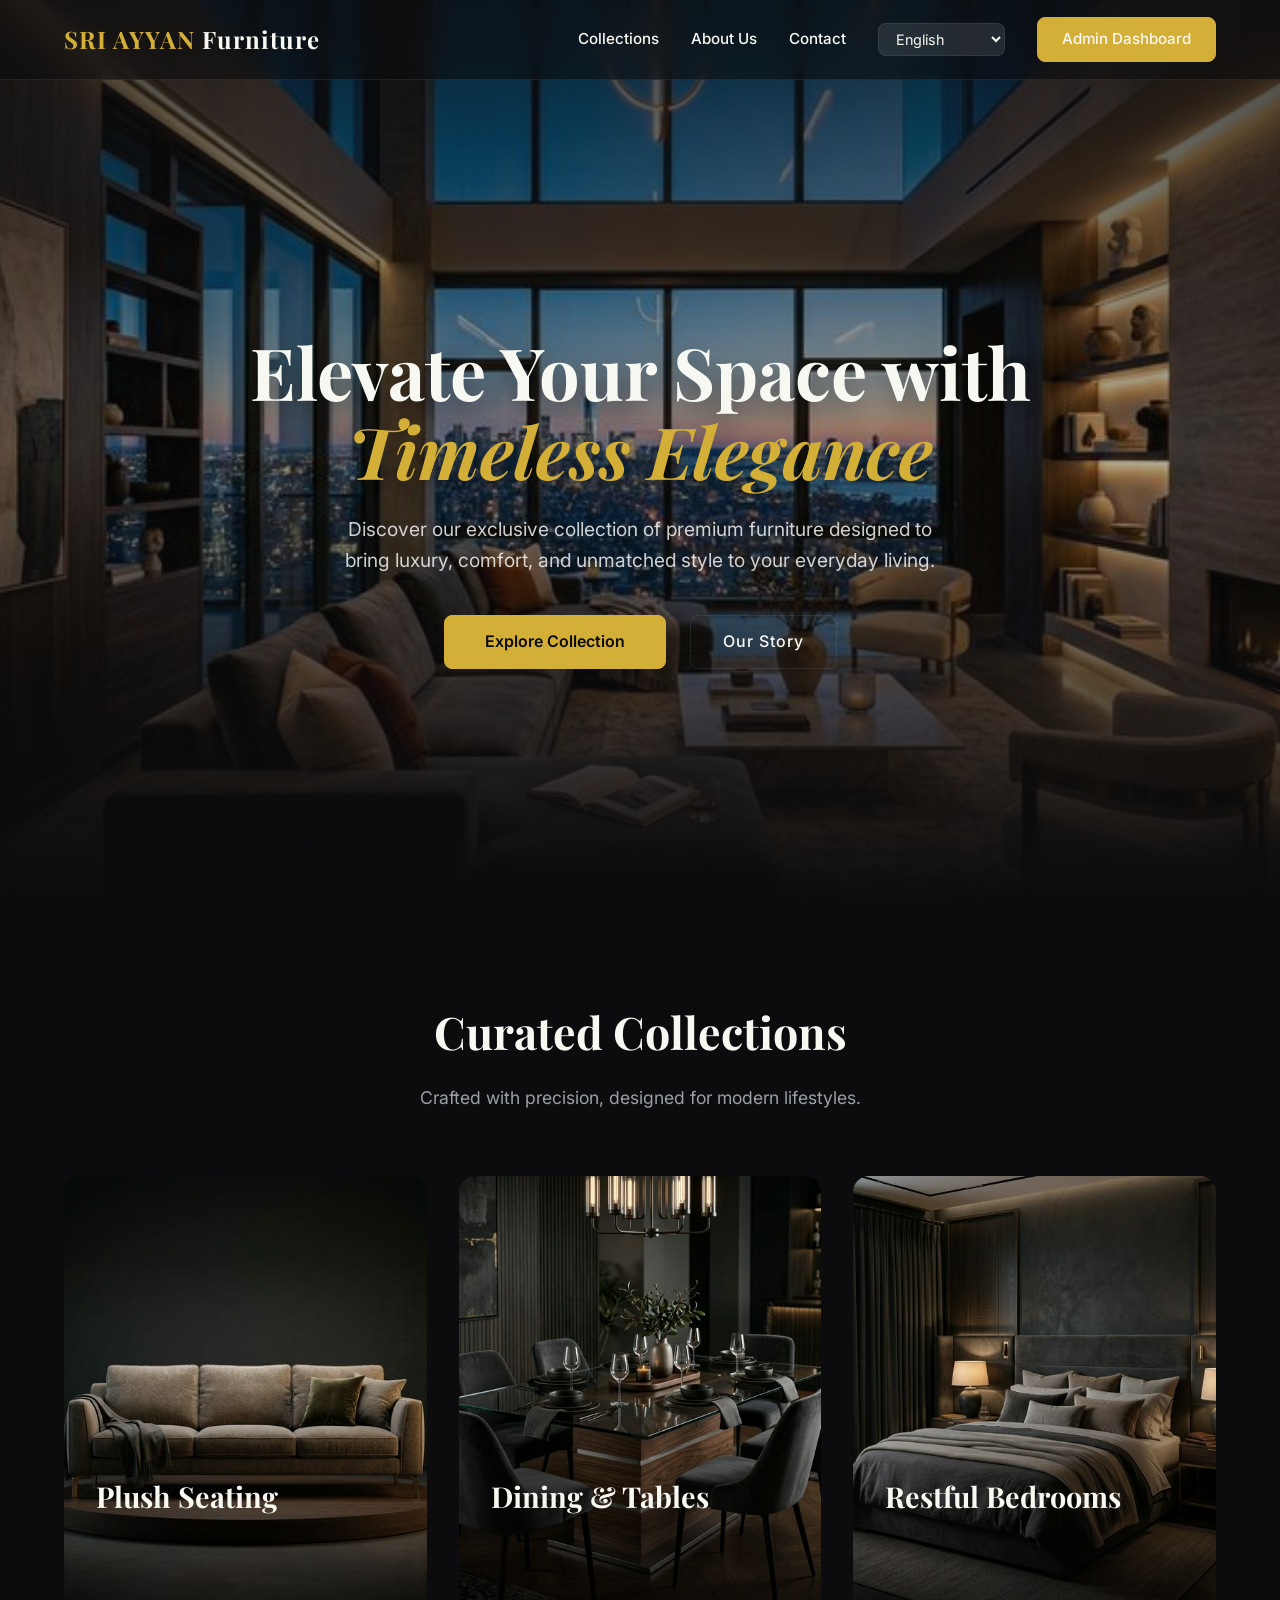
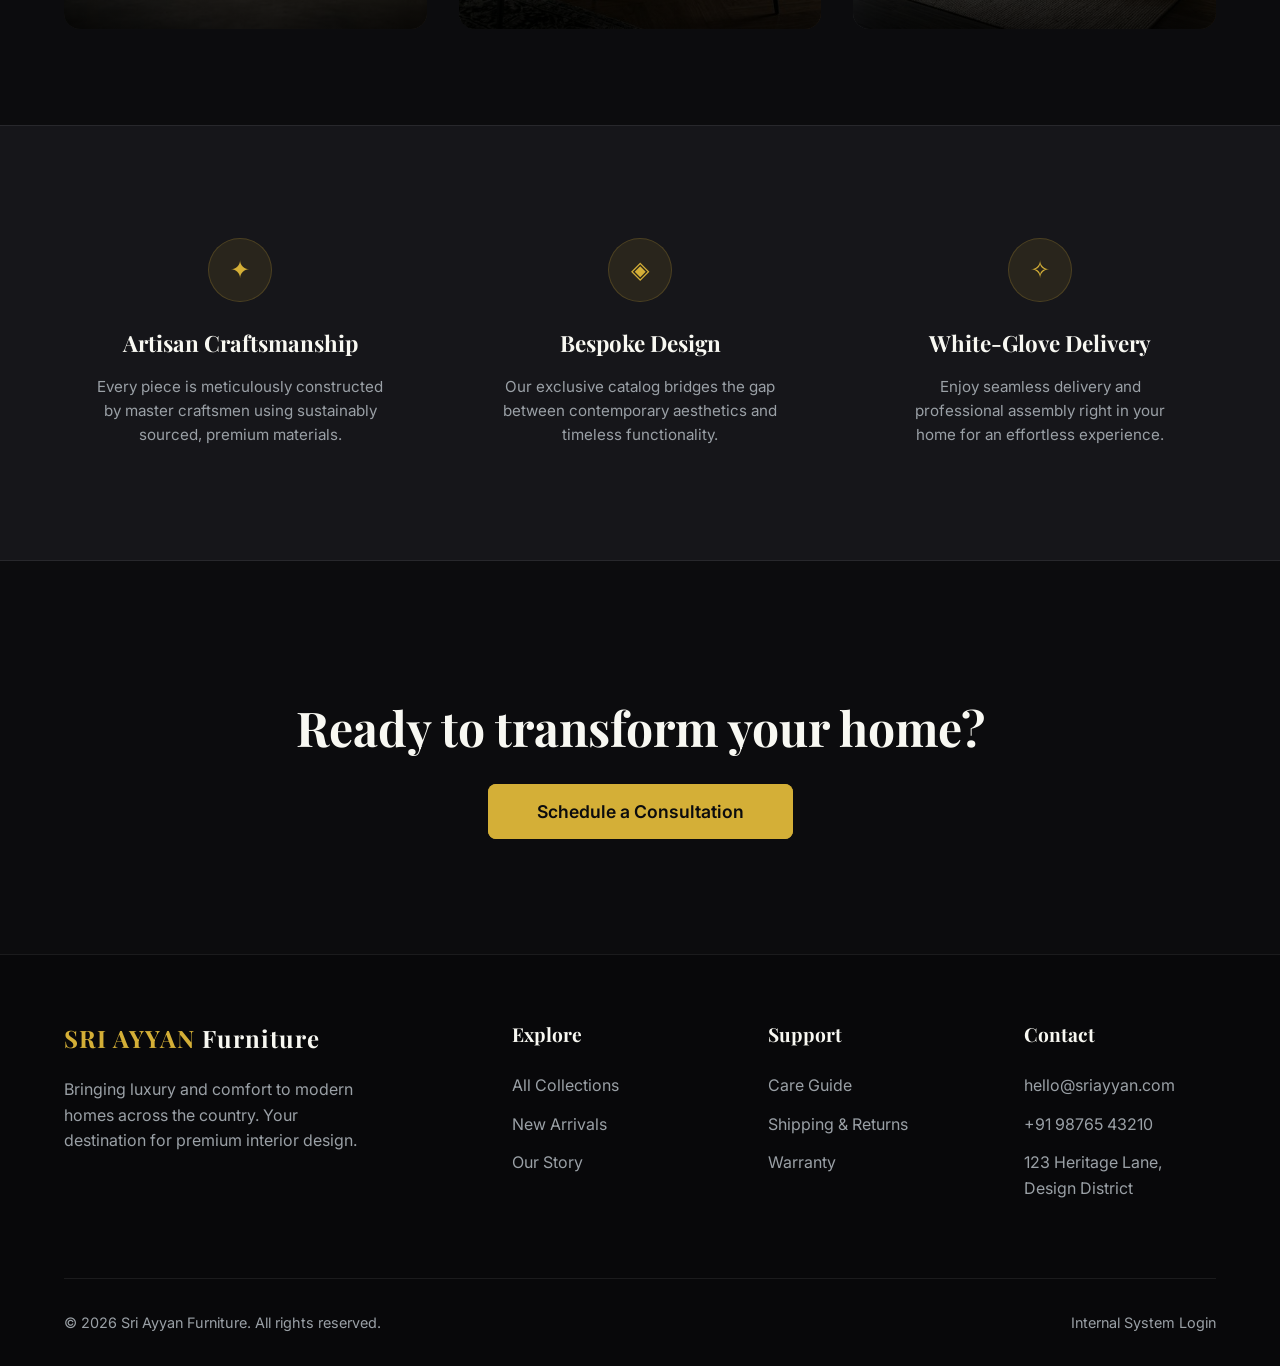
<file: index.html>
<!DOCTYPE html>
<html lang="en">
<head>
  <meta charset="UTF-8">
  <meta name="viewport" content="width=device-width, initial-scale=1.0">
  <title>Sri Ayyan Furniture | Premium Furniture Store</title>
  <link rel="stylesheet" href="css/landing.css">
  <style>
    /* Styling for the language selector */
    .lang-selector {
      background: rgba(255, 255, 255, 0.1);
      color: var(--text-primary);
      border: 1px solid var(--border-color);
      padding: 0.4rem 0.8rem;
      border-radius: var(--radius-sm);
      font-family: var(--font-body);
      font-size: 0.9rem;
      cursor: pointer;
      outline: none;
      transition: var(--transition);
    }
    .lang-selector:hover, .lang-selector:focus {
      border-color: var(--accent-color);
    }
    .lang-selector option {
      background: var(--surface-color);
      color: var(--text-primary);
    }
  </style>
</head>
<body>

  <!-- Glassmorphism Navbar -->
  <header class="navbar">
    <a href="#" class="brand">SRI AYYAN <span data-i18n="brand_subtitle">Furniture</span></a>
    <nav class="nav-links">
      <a href="#collections" data-i18n="nav_collections">Collections</a>
      <a href="#about" data-i18n="nav_about">About Us</a>
      <a href="#contact" data-i18n="nav_contact">Contact</a>
      <select id="language-selector" class="lang-selector" onchange="changeLanguage()">
        <option value="en">English</option>
        <option value="ta">தமிழ் (Tamil)</option>
        <option value="hi">हिन्दी (Hindi)</option>
      </select>
      <a href="dashboard.html" class="btn-primary" data-i18n="nav_admin">Admin Dashboard</a>
    </nav>
    <button class="mobile-menu-btn" aria-label="Toggle Menu" onclick="document.querySelector('.nav-links').classList.toggle('active')">
      ☰
    </button>
  </header>

  <!-- Hero Section -->
  <section class="hero">
    <div class="hero-bg">
      <img src="images/hero_bg.png" alt="Luxurious Living Room">
    </div>
    <div class="hero-overlay"></div>
    <div class="hero-content">
      <h1 data-i18n="hero_title">Elevate Your Space with <span>Timeless Elegance</span></h1>
      <p data-i18n="hero_subtitle">Discover our exclusive collection of premium furniture designed to bring luxury, comfort, and unmatched style to your everyday living.</p>
      <div class="hero-actions">
        <a href="#collections" class="btn-primary" style="padding: 0.8rem 2.5rem;" data-i18n="hero_btn_explore">Explore Collection</a>
        <a href="#about" class="btn-outline" data-i18n="hero_btn_story">Our Story</a>
      </div>
    </div>
  </section>

  <!-- Featured Collections -->
  <section id="collections" class="section">
    <div class="section-header">
      <h2 data-i18n="coll_title">Curated Collections</h2>
      <p data-i18n="coll_subtitle">Crafted with precision, designed for modern lifestyles.</p>
    </div>
    
    <div class="grid">
      <!-- Sofa Category -->
      <article class="category-card">
        <img src="images/sofa_cat.png" alt="Premium Sofas" class="category-img">
        <div class="category-content">
          <h3 data-i18n="cat1_title">Plush Seating</h3>
          <p data-i18n="cat1_desc">Experience ultimate comfort with our designer sofas and sectionals.</p>
          <span class="arrow-link" data-i18n="cat1_link">View Gallery &rarr;</span>
        </div>
      </article>

      <!-- Table Category -->
      <article class="category-card">
        <img src="images/table_cat.png" alt="Elegant Dining Tables" class="category-img">
        <div class="category-content">
          <h3 data-i18n="cat2_title">Dining & Tables</h3>
          <p data-i18n="cat2_desc">Gather around masterpieces crafted from rich woods and tempered glass.</p>
          <span class="arrow-link" data-i18n="cat2_link">View Gallery &rarr;</span>
        </div>
      </article>

      <!-- Bed Category -->
      <article class="category-card">
        <img src="images/bed_cat.png" alt="Luxurious Beds" class="category-img">
        <div class="category-content">
          <h3 data-i18n="cat3_title">Restful Bedrooms</h3>
          <p data-i18n="cat3_desc">Transform your night's sleep with opulent bedframes and premium bedding.</p>
          <span class="arrow-link" data-i18n="cat3_link">View Gallery &rarr;</span>
        </div>
      </article>
    </div>
  </section>

  <!-- Quality Guarantee / Features -->
  <section id="about" class="features">
    <div class="features-grid">
      <div class="feature-item">
        <div class="feature-icon">✦</div>
        <h4 data-i18n="feat1_title">Artisan Craftsmanship</h4>
        <p data-i18n="feat1_desc">Every piece is meticulously constructed by master craftsmen using sustainably sourced, premium materials.</p>
      </div>
      <div class="feature-item">
        <div class="feature-icon">◈</div>
        <h4 data-i18n="feat2_title">Bespoke Design</h4>
        <p data-i18n="feat2_desc">Our exclusive catalog bridges the gap between contemporary aesthetics and timeless functionality.</p>
      </div>
      <div class="feature-item">
        <div class="feature-icon">✧</div>
        <h4 data-i18n="feat3_title">White-Glove Delivery</h4>
        <p data-i18n="feat3_desc">Enjoy seamless delivery and professional assembly right in your home for an effortless experience.</p>
      </div>
    </div>
  </section>

  <!-- CTA -->
  <section class="cta-section">
    <h2 data-i18n="cta_title">Ready to transform your home?</h2>
    <a href="#contact" class="btn-primary" style="padding: 1rem 3rem; font-size: 1.1rem;" data-i18n="cta_btn">Schedule a Consultation</a>
  </section>

  <!-- Footer -->
  <footer id="contact">
    <div class="footer-grid">
      <div class="footer-col">
        <a href="#" class="brand" style="margin-bottom: 20px; display: inline-block;">SRI AYYAN <span data-i18n="brand_subtitle">Furniture</span></a>
        <p data-i18n="footer_desc">Bringing luxury and comfort to modern homes across the country. Your destination for premium interior design.</p>
      </div>
      <div class="footer-col">
        <h5 data-i18n="footer_explore">Explore</h5>
        <ul class="footer-links">
          <li><a href="#collections" data-i18n="footer_all_coll">All Collections</a></li>
          <li><a href="#about" data-i18n="footer_new">New Arrivals</a></li>
          <li><a href="#about" data-i18n="footer_story">Our Story</a></li>
        </ul>
      </div>
      <div class="footer-col">
        <h5 data-i18n="footer_support">Support</h5>
        <ul class="footer-links">
          <li><a href="#" data-i18n="footer_care">Care Guide</a></li>
          <li><a href="#" data-i18n="footer_shipping">Shipping & Returns</a></li>
          <li><a href="#" data-i18n="footer_warranty">Warranty</a></li>
        </ul>
      </div>
      <div class="footer-col">
        <h5 data-i18n="footer_contact">Contact</h5>
        <ul class="footer-links">
          <li><a href="#">hello@sriayyan.com</a></li>
          <li><a href="#">+91 98765 43210</a></li>
          <li><a href="#">123 Heritage Lane, Design District</a></li>
        </ul>
      </div>
    </div>
    <div class="footer-bottom">
      <p data-i18n="footer_rights">&copy; 2026 Sri Ayyan Furniture. All rights reserved.</p>
      <a href="dashboard.html" style="color: var(--text-secondary); font-size: 0.9rem;" data-i18n="footer_login">Internal System Login</a>
    </div>
  </footer>

  <script src="js/i18n.js"></script>
  <script src="js/script.js"></script>
</body>
</html>
</file>
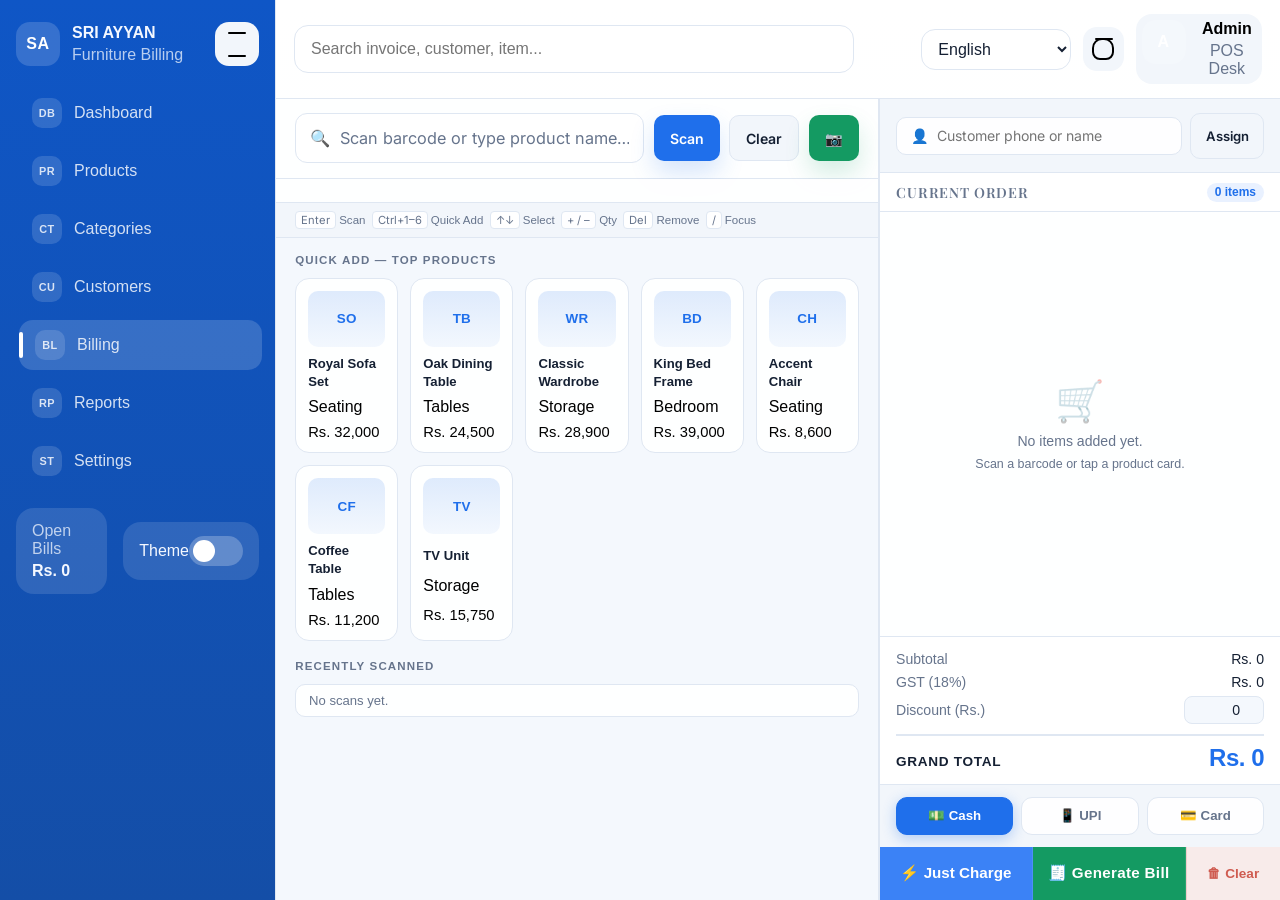
<file: billing.html>
<!DOCTYPE html>
<html lang="en">
<head>
  <meta charset="UTF-8">
  <meta name="viewport" content="width=device-width, initial-scale=1.0">
  <title>SRI AYYAN | POS Billing</title>
  <link rel="preconnect" href="https://fonts.googleapis.com">
  <link href="https://fonts.googleapis.com/css2?family=Inter:wght@300;400;500;600;700&display=swap" rel="stylesheet">
  <link rel="stylesheet" href="css/style.css">
  <style>
    /* =========================================
       POS-SPECIFIC LAYOUT — fully self-contained
       ========================================= */
    html, body { height: 100%; margin: 0; padding: 0; }

    /* Override main panel to be a full-height flex column */
    body[data-page="billing"] .main-panel {
      padding: 0 !important;
      display: flex;
      flex-direction: column;
      height: 100vh;
      overflow: hidden;
    }

    /* Make the topbar flat (no border-radius, no shadow) */
    body[data-page="billing"] .topbar {
      border-radius: 0 !important;
      border-left: none;
      border-right: none;
      border-top: none;
      flex-shrink: 0;
    }

    /* ── POS Shell (fills remaining height) ── */
    .pos-shell {
      display: flex;
      flex: 1;
      min-height: 0;          /* CRITICAL: flex child must shrink */
      overflow: hidden;
    }

    /* ═══════════════ LEFT CATALOG PANE ════════════════ */
    .pos-catalog {
      flex: 1;
      min-width: 0;
      display: flex;
      flex-direction: column;
      overflow: hidden;
      background: var(--bg);
      border-right: 2px solid var(--border);
    }

    /* Search bar at top of catalog */
    .pos-search-bar {
      flex-shrink: 0;
      display: flex;
      gap: 0.6rem;
      align-items: center;
      padding: 0.9rem 1.2rem;
      background: var(--surface);
      border-bottom: 1px solid var(--border);
    }
    .pos-barcode-input {
      flex: 1;
      padding: 0.7rem 1rem;
      border: 1.5px solid var(--border);
      border-radius: 12px;
      background: var(--bg);
      color: var(--text);
      font-family: 'Inter', sans-serif;
      font-size: 0.95rem;
      transition: border-color 0.2s, box-shadow 0.2s;
    }
    .pos-barcode-input:focus {
      outline: none;
      border-color: var(--primary);
      box-shadow: 0 0 0 3px rgba(31,111,235,0.12);
    }
    .pos-barcode-input::placeholder { color: var(--text-soft); }
    .pos-scan-msg {
      flex-shrink: 0;
      padding: 0.3rem 1.2rem;
      font-size: 0.78rem;
      color: var(--text-soft);
      background: var(--surface);
      border-bottom: 1px solid var(--border);
      min-height: 24px;
    }

    /* Keyboard hint strip */
    .pos-hotkey-strip {
      flex-shrink: 0;
      display: flex;
      flex-wrap: wrap;
      gap: 0.4rem;
      padding: 0.5rem 1.2rem;
      background: var(--surface-muted);
      border-bottom: 1px solid var(--border);
    }
    .pos-hotkey-strip span {
      font-size: 0.72rem;
      color: var(--text-soft);
      display: flex;
      align-items: center;
      gap: 3px;
    }
    .pos-hotkey-strip kbd {
      background: var(--surface);
      border: 1px solid var(--border);
      border-radius: 4px;
      padding: 1px 5px;
      font-size: 0.7rem;
      font-family: 'Inter', sans-serif;
    }

    /* Quick product tiles grid */
    .pos-quick-section {
      flex: 1;
      overflow-y: auto;
      padding: 1rem 1.2rem;
    }
    .pos-quick-section::-webkit-scrollbar { width: 5px; }
    .pos-quick-section::-webkit-scrollbar-thumb { background: var(--border); border-radius: 4px; }

    .pos-section-title {
      font-size: 0.72rem;
      font-weight: 700;
      text-transform: uppercase;
      letter-spacing: 0.1em;
      color: var(--text-soft);
      margin-bottom: 0.75rem;
    }
    .pos-quick-grid {
      display: grid;
      grid-template-columns: repeat(auto-fill, minmax(140px, 1fr));
      gap: 0.85rem;
      margin-bottom: 1.2rem;
    }
    .pos-quick-card {
      position: relative;
      display: flex;
      flex-direction: column;
      align-items: flex-start;
      gap: 0.5rem;
      padding: 1rem;
      background: var(--surface);
      border: 1.5px solid var(--border);
      border-radius: 16px;
      cursor: pointer;
      transition: border-color 0.18s ease, transform 0.18s ease, box-shadow 0.18s ease;
      text-align: left;
    }
    .pos-quick-card:hover {
      border-color: var(--primary);
      transform: translateY(-2px);
      box-shadow: 0 6px 18px rgba(31,111,235,0.12);
    }
    .pos-quick-card:active { transform: scale(0.97); }
    .pos-quick-thumb {
      width: 52px; height: 52px;
      border-radius: 12px;
      background: var(--accent);
      color: var(--primary);
      display: grid;
      place-items: center;
      font-weight: 800;
      font-size: 1rem;
      letter-spacing: 0.02em;
      flex-shrink: 0;
    }
    .pos-quick-card strong { font-size: 0.82rem; line-height: 1.35; color: var(--text); }
    .pos-quick-card .pos-tag { font-size: 0.72rem; color: var(--text-soft); }
    .pos-quick-card .pos-price {
      font-size: 0.88rem;
      font-weight: 700;
      color: var(--primary);
      margin-top: auto;
    }

    /* Recent scans history */
    .pos-hist-list { display: flex; flex-direction: column; gap: 0.3rem; margin-bottom: 1.5rem; }
    .pos-hist-item {
      display: flex;
      align-items: center;
      gap: 0.5rem;
      padding: 0.5rem 0.8rem;
      border: 1px solid var(--border);
      border-radius: 10px;
      background: var(--surface);
      cursor: pointer;
      font-size: 0.82rem;
      color: var(--text);
      transition: background 0.15s;
    }
    .pos-hist-item:hover { background: var(--accent); }
    .pos-hist-icon {
      width: 28px; height: 28px;
      border-radius: 8px;
      background: var(--accent);
      color: var(--primary);
      display: grid;
      place-items: center;
      font-size: 0.75rem;
      font-weight: 700;
      flex-shrink: 0;
    }

    /* ═══════════════ RIGHT CART PANE ════════════════ */
    .pos-cart {
      width: 400px;
      flex-shrink: 0;
      display: flex;
      flex-direction: column;
      background: var(--surface);
      min-height: 0;           /* CRITICAL */
      overflow: hidden;
    }

    /* Customer row */
    .cart-header {
      flex-shrink: 0;
      padding: 0.85rem 1rem;
      display: flex;
      gap: 0.5rem;
      align-items: center;
      border-bottom: 1px solid var(--border);
      background: var(--surface-muted);
    }
    .cart-header input {
      flex: 1;
      padding: 0.6rem 0.9rem;
      border: 1.5px solid var(--border);
      border-radius: 10px;
      background: var(--surface);
      color: var(--text);
      font-family: 'Inter', sans-serif;
      font-size: 0.88rem;
      min-width: 0;
    }
    .cart-header input:focus { outline: none; border-color: var(--primary); }

    /* Bill title row */
    .cart-title-row {
      flex-shrink: 0;
      display: flex;
      align-items: center;
      justify-content: space-between;
      padding: 0.6rem 1rem;
      border-bottom: 1px solid var(--border);
      background: var(--surface);
    }
    .cart-title-row h3 {
      margin: 0;
      font-size: 0.88rem;
      font-weight: 600;
      color: var(--text-soft);
      text-transform: uppercase;
      letter-spacing: 0.06em;
    }
    .cart-item-count {
      background: var(--accent);
      color: var(--primary);
      font-size: 0.75rem;
      font-weight: 700;
      padding: 0.15rem 0.5rem;
      border-radius: 20px;
    }

    /* Cart items — SCROLLABLE zone */
    .cart-items {
      flex: 1;
      min-height: 0;           /* CRITICAL: makes it scroll properly */
      overflow-y: auto;
    }
    .cart-items::-webkit-scrollbar { width: 4px; }
    .cart-items::-webkit-scrollbar-thumb { background: var(--border); border-radius: 4px; }

    /* Empty state */
    .cart-empty {
      display: flex;
      flex-direction: column;
      align-items: center;
      justify-content: center;
      gap: 0.5rem;
      height: 100%;
      color: var(--text-soft);
      font-size: 0.88rem;
      padding: 2rem;
    }
    .cart-empty-icon { font-size: 2.5rem; opacity: 0.4; }

    /* Cart item row */
    .cart-row {
      display: grid;
      grid-template-columns: 1fr auto;
      gap: 0.25rem;
      padding: 0.75rem 1rem;
      border-bottom: 1px solid var(--border);
      transition: background 0.15s;
      cursor: pointer;
    }
    .cart-row:hover { background: var(--surface-muted); }
    .cart-row.pos-row-selected { background: rgba(31,111,235,0.07); }
    .cart-row.row-added { animation: rowFlash 0.5s ease; }
    @keyframes rowFlash { 0%,100% { background: transparent; } 50% { background: rgba(20,154,98,0.15); } }

    .cart-row-name { font-weight: 600; font-size: 0.85rem; grid-column: 1; }
    .cart-row-cat  { font-size: 0.75rem; color: var(--text-soft); grid-column: 1; }
    .cart-row-total { font-weight: 700; font-size: 0.88rem; grid-column: 2; grid-row: 1; text-align: right; }

    .cart-row-controls {
      display: flex;
      align-items: center;
      gap: 6px;
      grid-column: 1;
      margin-top: 4px;
    }
    .qty-btn {
      width: 26px; height: 26px;
      border-radius: 7px;
      background: var(--surface-muted);
      border: 1px solid var(--border);
      cursor: pointer;
      display: grid;
      place-items: center;
      font-size: 1rem;
      line-height: 1;
      color: var(--text);
      transition: background 0.15s;
    }
    .qty-btn:hover { background: var(--accent); color: var(--primary); }
    .pos-qty-input {
      width: 40px;
      text-align: center;
      padding: 3px;
      border: 1px solid var(--border);
      border-radius: 7px;
      font-size: 0.85rem;
      background: var(--bg);
      color: var(--text);
    }
    .cart-row-unit { font-size: 0.72rem; color: var(--text-soft); }

    .remove-btn {
      font-size: 1rem;
      color: var(--danger);
      opacity: 0.55;
      transition: opacity 0.15s;
      grid-column: 2;
      grid-row: 2;
      background: none;
      border: none;
      cursor: pointer;
      padding: 4px;
      align-self: start;
    }
    .remove-btn:hover { opacity: 1; }

    /* ── Totals section ── */
    .cart-totals {
      flex-shrink: 0;
      padding: 0.9rem 1rem 0.75rem;
      border-top: 1px solid var(--border);
      display: flex;
      flex-direction: column;
      gap: 0.4rem;
      background: var(--surface);
    }
    .tot-row {
      display: flex;
      justify-content: space-between;
      font-size: 0.88rem;
    }
    .tot-row span:first-child { color: var(--text-soft); }
    .tot-discount {
      display: flex;
      justify-content: space-between;
      align-items: center;
      font-size: 0.88rem;
    }
    .tot-discount span:first-child { color: var(--text-soft); }
    .tot-discount-input {
      width: 80px;
      padding: 0.3rem 0.5rem;
      border: 1px solid var(--border);
      border-radius: 8px;
      background: var(--bg);
      color: var(--text);
      text-align: right;
      font-size: 0.88rem;
    }
    .tot-grand {
      display: flex;
      justify-content: space-between;
      align-items: baseline;
      padding-top: 0.5rem;
      border-top: 2px solid var(--border);
      margin-top: 0.25rem;
    }
    .tot-grand-label { font-size: 0.85rem; font-weight: 600; text-transform: uppercase; letter-spacing: 0.05em; }
    .tot-grand-value { font-size: 1.5rem; font-weight: 800; color: var(--primary); letter-spacing: -0.02em; }

    /* ── Payment mode ── */
    .cart-pay-row {
      flex-shrink: 0;
      display: flex;
      gap: 0.5rem;
      padding: 0.75rem 1rem;
      border-top: 1px solid var(--border);
      background: var(--surface-muted);
    }
    .pay-label { flex: 1; cursor: pointer; }
    .pay-label input { display: none; }
    .pay-chip {
      display: block;
      text-align: center;
      padding: 0.65rem 0.5rem;
      border: 1.5px solid var(--border);
      border-radius: 11px;
      background: var(--surface);
      font-size: 0.83rem;
      font-weight: 600;
      color: var(--text-soft);
      transition: all 0.18s;
      user-select: none;
    }
    .pay-label input:checked + .pay-chip {
      background: var(--primary);
      border-color: var(--primary);
      color: #fff;
      box-shadow: 0 4px 14px rgba(31,111,235,0.3);
    }

    /* ── Checkout buttons ── */
    .cart-cta {
      flex-shrink: 0;
      display: grid;
      grid-template-columns: 1fr 1fr auto;
      gap: 0;
    }
    .cart-cta-main {
      padding: 1.1rem 0.5rem;
      font-size: 0.95rem;
      font-weight: 700;
      letter-spacing: 0.02em;
      background: var(--success);
      color: #fff;
      border: none;
      cursor: pointer;
      transition: background 0.18s;
      border-right: 1px solid rgba(255,255,255,0.1);
    }
    .cart-cta-main:hover { background: #0d845a; }
    
    .cart-cta-sec {
      padding: 1.1rem 0.5rem;
      font-size: 0.95rem;
      font-weight: 700;
      background: #3b82f6;
      color: #fff;
      border: none;
      cursor: pointer;
      transition: background 0.18s;
      border-right: 1px solid rgba(255,255,255,0.1);
    }
    .cart-cta-sec:hover { background: #2563eb; }
    .cart-cta-clear {
      padding: 1.1rem 1.3rem;
      font-size: 0.85rem;
      font-weight: 600;
      background: rgba(207,91,80,0.12);
      color: var(--danger);
      border: none;
      border-left: 1px solid rgba(207,91,80,0.2);
      cursor: pointer;
      transition: background 0.18s;
    }
    .cart-cta-clear:hover { background: rgba(207,91,80,0.22); }

    /* ── Toast ── */
    .pos-toast {
      position: fixed;
      bottom: 1.5rem;
      right: 1.5rem;
      padding: 0.7rem 1.1rem;
      border-radius: 12px;
      background: #1a2b1f;
      color: #fff;
      font-size: 0.88rem;
      font-weight: 500;
      opacity: 0;
      transform: translateY(8px);
      pointer-events: none;
      transition: all 0.22s ease;
      z-index: 1000;
      max-width: 280px;
    }
    .pos-toast.show { opacity: 1; transform: translateY(0); pointer-events: auto; }
    .pos-toast.error { background: #3a1515; }
    .pos-toast-action {
      display: block;
      margin-top: 6px;
      font-size: 0.8rem;
      border: 1px solid rgba(255,255,255,0.4);
      border-radius: 8px;
      padding: 3px 10px;
      background: transparent;
      color: #fff;
      cursor: pointer;
      width: 100%;
    }

    /* ── Scanner Modal ── */
    .pos-scanner-modal {
      display: none;
      position: fixed;
      inset: 0;
      background: rgba(0,0,0,0.6);
      backdrop-filter: blur(6px);
      z-index: 500;
      align-items: center;
      justify-content: center;
    }
    .pos-scanner-modal.open { display: flex; }
    .pos-scanner-dialog {
      background: var(--surface-strong);
      border: 1px solid var(--border);
      border-radius: 20px;
      padding: 1.5rem;
      width: 420px;
      max-width: 95vw;
    }
    .pos-scanner-head {
      display: flex;
      justify-content: space-between;
      align-items: center;
      margin-bottom: 1rem;
    }
    .pos-scanner-head h2 { margin: 0; font-size: 1.1rem; }
    .pos-camera-preview {
      background: linear-gradient(135deg, #0a1628, #182d44);
      border-radius: 14px;
      height: 220px;
      position: relative;
      overflow: hidden;
      display: flex;
      align-items: center;
      justify-content: center;
    }
    .pos-scan-line {
      position: absolute;
      left: 8%; right: 8%;
      height: 2px;
      background: #00e5ff;
      box-shadow: 0 0 10px #00e5ff;
      animation: scanAnim 1.8s linear infinite;
    }
    .pos-scanning-text { color: rgba(255,255,255,0.4); font-size: 0.85rem; }
    .pos-scanner-actions { margin-top: 1rem; display: flex; justify-content: center; }
    @keyframes scanAnim { 0%,100% { top: 8%; } 50% { top: 85%; } }
    @keyframes rowHighlight { 0%,100% { background: transparent; } 50% { background: rgba(47,173,125,0.18); } }

    /* ── Flash on success ── */
    .success-flash { animation: successPulse 0.3s ease; }
    @keyframes successPulse { 0%,100% { box-shadow: none; } 50% { box-shadow: 0 0 0 3px rgba(20,154,98,0.45) inset; } }

    /* ── Buttons ── */
    .btn { display: inline-flex; align-items: center; gap: 6px; padding: 0.6rem 1rem; border-radius: 10px; font-size: 0.88rem; font-weight: 600; border: none; cursor: pointer; transition: all 0.18s; font-family: 'Inter', sans-serif; }
    .btn-primary { background: var(--primary); color: #fff; }
    .btn-primary:hover { background: var(--primary-strong); }
    .btn-secondary { background: var(--surface-muted); color: var(--text); border: 1px solid var(--border); }
    .btn-secondary:hover { background: var(--border); }
    .btn-success { background: var(--success); color: #fff; }
    .btn-success:hover { background: #0d845a; }
    .btn-danger { background: rgba(207,91,80,0.12); color: var(--danger); border: 1px solid rgba(207,91,80,0.25); }
    .btn-danger:hover { background: rgba(207,91,80,0.22); }

    /* ── Responsive ── */
    @media (max-width: 900px) {
      body[data-page="billing"] .main-panel { height: auto; overflow: visible; }
      .pos-shell { flex-direction: column; overflow-x: hidden; overflow-y: visible; width: 100%; max-width: 100vw; }
      .pos-catalog { overflow: visible; flex: none; width: 100%; max-width: 100%; }
      .pos-cart { width: 100%; max-width: 100%; overflow: visible; }
      .cart-items { max-height: 320px; }
      .pos-hotkey-strip { display: none; }
      .pos-barcode-row { flex-wrap: wrap; }
      .pos-barcode-input { min-width: 0; width: 100%; }
      .pos-quick-grid { grid-template-columns: repeat(2, 1fr); }
    }

    @media (max-width: 600px) {
      * { max-width: 100%; box-sizing: border-box; }
      .pos-quick-grid { grid-template-columns: repeat(2, 1fr); }
      .cart-pay-row { gap: 0.3rem; }
      .pay-chip { font-size: 0.78rem; padding: 0.55rem 0.3rem; }
    }

    /* ── Receipt Preview Modal ── */
    .pos-receipt-modal {
      display: none;
      position: fixed;
      inset: 0;
      background: rgba(0,0,0,0.75);
      backdrop-filter: blur(4px);
      z-index: 600;
      align-items: center;
      justify-content: center;
      padding: 1rem;
    }
    .pos-receipt-modal.open { display: flex; }
    .pos-receipt-dialog {
      background: var(--surface);
      border: 1px solid var(--border);
      border-radius: 16px;
      width: 420px;
      max-width: 100%;
      display: flex;
      flex-direction: column;
      overflow: hidden;
      box-shadow: 0 10px 40px rgba(0,0,0,0.3);
    }
    .pos-receipt-head {
      display: flex;
      justify-content: space-between;
      align-items: center;
      padding: 1rem 1.2rem;
      border-bottom: 1px solid var(--border);
      background: var(--surface-muted);
    }
    .pos-receipt-head h2 { margin: 0; font-size: 1.1rem; }
    .pos-receipt-body {
      padding: 1.5rem;
      background: #eceff1;
      overflow-y: auto;
      max-height: 60vh;
      display: flex;
      justify-content: center;
    }
    .pos-receipt-paper {
      background: #fff;
      color: #000;
      padding: 0;
      width: 100%;
      max-width: 320px;
      box-shadow: 0 4px 14px rgba(0,0,0,0.1);
    }
    /* #printReceipt will go inside .pos-receipt-paper and its print styles will format it nicely on screen too */
    .pos-receipt-actions {
      display: flex;
      gap: 0.75rem;
      padding: 1rem 1.2rem;
      border-top: 1px solid var(--border);
      background: var(--surface);
    }
    .pos-receipt-actions button { flex: 1; padding: 0.85rem; font-size: 0.95rem; }

    /* ── Print Receipt Styles (80mm Thermal) ── */
    @media print {
      /* Hide standard UI */
      .app-shell, .pos-scanner-modal, .pos-toast, 
      .pos-receipt-head, .pos-receipt-actions { display: none !important; }
      
      body { background: #fff; margin: 0; padding: 0; color: #000; font-family: 'Inter', monospace; }
      
      /* Reset modal container to be invisible/transparent */
      .pos-receipt-modal { display: block !important; background: transparent !important; backdrop-filter: none !important; position: static !important; }
      .pos-receipt-dialog { border: none !important; width: 100% !important; max-width: 100% !important; background: transparent !important; box-shadow: none !important; position: static !important; }
      .pos-receipt-body { padding: 0 !important; background: transparent !important; max-height: none !important; overflow: visible !important; display: block !important; }
      .pos-receipt-paper { box-shadow: none !important; margin: 0 auto !important; max-width: 80mm !important; background: #fff !important; }

      /* Show and style only the receipt */
      #printReceipt {
        display: block !important;
        width: 100%;
        max-width: 80mm; /* Standard thermal roll width */
        margin: 0;
        padding: 5px;
        background: #fff;
      }
      .receipt-header {
        text-align: center;
        margin-bottom: 12px;
        border-bottom: 1px dashed #000;
        padding-bottom: 10px;
      }
      .receipt-header h2 { font-size: 16px; margin: 0 0 4px 0; font-family: sans-serif; }
      .receipt-header div { font-size: 12px; line-height: 1.4; color: #000; }
      
      .receipt-table { width: 100%; font-size: 12px; margin-bottom: 12px; border-collapse: collapse; }
      .receipt-table th { text-align: right; padding: 4px 0; border-bottom: 1px dashed #000; }
      .receipt-table td { text-align: right; padding: 4px 0; }
      .receipt-table th:first-child, .receipt-table td:first-child { text-align: left; padding-right: 10px; }
      
      .receipt-totals {
        border-top: 1px dashed #000;
        padding-top: 8px;
        text-align: right;
        font-size: 12px;
        line-height: 1.6;
      }
      .receipt-grand { font-size: 16px; font-weight: bold; margin-top: 6px; }
      .receipt-footer { margin-top: 16px; text-align: center; font-size: 11px; color: #000; }
    }
  </style>
</head>
<body data-page="billing">
<div class="app-shell">

  <!-- ════ Sidebar ════ -->
  <aside class="sidebar" id="sidebar">
    <div class="sidebar__header">
      <a class="brand" href="dashboard.html">
        <span class="brand__mark">SA</span>
        <div class="brand__text">
          <strong>SRI AYYAN</strong>
          <span>Furniture</span>
        </div>
      </a>
      <button class="icon-btn sidebar-toggle desktop-only" id="sidebarToggle" aria-label="Toggle sidebar">
        <span></span><span></span>
      </button>
    </div>
    <nav class="sidebar__nav">
      <a href="dashboard.html"  class="nav-link"><span class="nav-link__icon">DB</span><span>Dashboard</span></a>
      <a href="products.html"   class="nav-link"><span class="nav-link__icon">PR</span><span>Products</span></a>
      <a href="categories.html" class="nav-link"><span class="nav-link__icon">CT</span><span>Categories</span></a>
      <a href="customers.html"  class="nav-link"><span class="nav-link__icon">CU</span><span>Customers</span></a>
      <a href="billing.html"    class="nav-link active"><span class="nav-link__icon">BL</span><span>Billing</span></a>
      <a href="invoice.html"    class="nav-link"><span class="nav-link__icon">RP</span><span>Reports</span></a>
      <a href="settings.html"   class="nav-link"><span class="nav-link__icon">ST</span><span>Settings</span></a>
    </nav>
    <div class="sidebar__footer">
      <div class="sidebar-metric">
        <span class="sidebar-metric__label">Open Bills</span>
        <strong>12 Active</strong>
      </div>
      <div class="theme-switch">
        <span>Theme</span>
        <button class="switch" id="themeToggle" aria-label="Toggle theme"></button>
      </div>
    </div>
  </aside>

  <!-- ════ Main Panel ════ -->
  <div class="main-panel">

    <!-- Topbar -->
    <header class="topbar">
      <button class="icon-btn mobile-only" id="mobileSidebarToggle" aria-label="Open menu">
        <span></span><span></span>
      </button>
      <div class="searchbar">
        <input type="search" id="topSearch" placeholder="Search invoice, customer, item...">
      </div>
      <div class="topbar__actions topbar__actions--row">
        <select id="languageSwitch" class="select-control language-switch" aria-label="Language switch">
          <option value="en">English</option>
          <option value="ta">Tamil</option>
          <option value="hi">Hindi</option>
        </select>
        <button class="icon-btn bell-btn" aria-label="Notifications"><span class="dot"></span></button>
        <div class="profile-menu">
          <button class="profile-menu__trigger" id="profileTrigger">
            <div class="avatar">A</div>
            <div><strong>Admin</strong><span>POS Desk</span></div>
          </button>
          <div class="profile-dropdown" id="profileDropdown">
            <a href="settings.html">Settings</a>
            <a href="#">Invoices</a>
            <a href="#">Logout</a>
          </div>
        </div>
      </div>
    </header>

    <!-- ════ POS Shell ════ -->
    <div class="pos-shell">

      <!-- ══ LEFT: Catalog ══ -->
      <div class="pos-catalog" id="posBarcodePanel">

        <!-- Barcode / Search Row -->
        <div class="pos-search-bar">
          <input id="posBarcodeInput" class="pos-barcode-input"
                 type="text" placeholder="🔍  Scan barcode or type product name…"
                 autocomplete="off" spellcheck="false">
          <button id="posScanBtn" class="btn btn-primary" type="button">Scan</button>
          <button id="posClearBtn" class="btn btn-secondary" type="button">Clear</button>
          <button id="posOpenScannerBtn" class="btn btn-success" type="button">📷</button>
        </div>

        <!-- Status message -->
        <div id="posScanMessage" class="pos-scan-msg" aria-live="polite"></div>

        <!-- Keyboard shortcuts -->
        <div class="pos-hotkey-strip">
          <span><kbd>Enter</kbd> Scan</span>
          <span><kbd>Ctrl+1–6</kbd> Quick Add</span>
          <span><kbd>↑↓</kbd> Select</span>
          <span><kbd>+ / –</kbd> Qty</span>
          <span><kbd>Del</kbd> Remove</span>
          <span><kbd>/</kbd> Focus</span>
        </div>

        <!-- Quick Products + History (scrollable area) -->
        <div class="pos-quick-section">
          <div class="pos-section-title">Quick Add — Top Products</div>
          <div id="posQuickGrid" class="pos-quick-grid"></div>

          <div class="pos-section-title" style="margin-top:1.2rem;">Recently Scanned</div>
          <div id="posHistoryList" class="pos-hist-list"></div>
        </div>

      </div><!-- /pos-catalog -->

      <!-- ══ RIGHT: Cart ══ -->
      <div class="pos-cart">

        <!-- Customer -->
        <div class="cart-header">
          <input type="tel" id="posCustomerInput" placeholder="👤  Customer phone or name">
          <button class="btn btn-secondary" style="padding:0.55rem 0.9rem; font-size:0.82rem;" type="button">Assign</button>
        </div>

        <!-- Cart label -->
        <div class="cart-title-row">
          <h3>Current Order</h3>
          <span class="cart-item-count" id="posItemCount">0 items</span>
        </div>

        <!-- Cart items — this scrolls! -->
        <div class="cart-items" id="posCartItems">
          <div class="cart-empty" id="posCartEmpty">
            <span class="cart-empty-icon">🛒</span>
            <span>No items added yet.</span>
            <span style="font-size:0.78rem; color:var(--text-soft);">Scan a barcode or tap a product card.</span>
          </div>
          <!-- Rows injected by JS -->
        </div>

        <!-- Totals -->
        <div class="cart-totals">
          <div class="tot-row"><span>Subtotal</span><span id="posSubtotal">Rs. 0</span></div>
          <div class="tot-row"><span>GST (18%)</span><span id="posGst">Rs. 0</span></div>
          <div class="tot-discount">
            <span>Discount (Rs.)</span>
            <input type="number" id="posDiscountInput" class="tot-discount-input" min="0" step="1" value="0">
          </div>
          <div class="tot-grand">
            <span class="tot-grand-label">Grand Total</span>
            <span class="tot-grand-value" id="posGrandTotal">Rs. 0</span>
          </div>
        </div>

        <!-- Payment mode -->
        <div class="cart-pay-row">
          <label class="pay-label"><input type="radio" name="paymentType" value="cash" checked><span class="pay-chip">💵 Cash</span></label>
          <label class="pay-label"><input type="radio" name="paymentType" value="upi"><span class="pay-chip">📱 UPI</span></label>
          <label class="pay-label"><input type="radio" name="paymentType" value="card"><span class="pay-chip">💳 Card</span></label>
        </div>

        <!-- CTA -->
        <div class="cart-cta">
          <button class="cart-cta-sec" id="posJustChargeBtn" type="button">⚡ Just Charge</button>
          <button class="cart-cta-main" id="posGenerateBillBtn" type="button">🧾 Generate Bill</button>
          <button class="cart-cta-clear" id="posClearBillBtn" type="button">🗑 Clear</button>
        </div>

      </div><!-- /pos-cart -->

    </div><!-- /pos-shell -->

  </div><!-- /main-panel -->
</div><!-- /app-shell -->

<!-- Scanner Modal -->
<div id="posScannerModal" class="pos-scanner-modal" aria-hidden="true">
  <div class="pos-scanner-dialog">
    <div class="pos-scanner-head">
      <h2>Live Scanner</h2>
      <button id="posCloseScannerBtn" class="btn btn-secondary" type="button">✕ Close</button>
    </div>
    <div class="pos-camera-preview">
      <div class="pos-scan-line"></div>
      <div class="pos-scanning-text">Point camera at barcode…</div>
    </div>
    <div class="pos-scanner-actions">
      <button id="posSimulateScanBtn" class="btn btn-primary" type="button">Simulate Scan</button>
    </div>
  </div>
</div>

<!-- Receipt Preview Modal -->
<div id="posReceiptModal" class="pos-receipt-modal" aria-hidden="true">
  <div class="pos-receipt-dialog">
    <div class="pos-receipt-head">
      <h2>Bill Preview</h2>
      <button id="posCloseReceiptBtn" class="btn btn-secondary" type="button" style="padding:0.4rem 0.6rem;">✕</button>
    </div>
    <div class="pos-receipt-body">
      <div id="posReceiptPaper" class="pos-receipt-paper">
        <!-- Dynamic receipt injected here -->
      </div>
    </div>
    <div class="pos-receipt-actions">
      <button id="posCancelReceiptBtn" class="btn btn-secondary" type="button">Cancel</button>
      <button id="posPrintReceiptBtn" class="btn btn-primary" type="button">🖨️ Print & Complete</button>
    </div>
  </div>
</div>

<!-- Toast -->
<div id="posToast" class="pos-toast" role="status" aria-live="polite"></div>

<script src="js/script.js"></script>
<script>
  /* ── POS Cart Renderer (new DOM structure) ── */
  window.__posNewCart = true;   // flag for script.js to skip its own renderBill

  const money = v => `Rs. ${Number(v).toLocaleString("en-IN", { maximumFractionDigits: 0 })}`;

  function posRenderCart(items, selectedBarcode, totals) {
    const container = document.getElementById("posCartItems");
    const empty     = document.getElementById("posCartEmpty");
    const countEl   = document.getElementById("posItemCount");
    if (!container) return;

    // Remove all rows except the empty div
    [...container.querySelectorAll(".cart-row")].forEach(r => r.remove());

    const count = items.size;
    if (countEl) countEl.textContent = count + (count === 1 ? " item" : " items");

    if (count === 0) {
      if (empty) empty.style.display = "flex";
      return;
    }
    if (empty) empty.style.display = "none";

    items.forEach((item, barcode) => {
      const row = document.createElement("div");
      row.className = "cart-row" + (barcode === selectedBarcode ? " pos-row-selected" : "");
      row.dataset.barcode = barcode;
      row.innerHTML = `
        <span class="cart-row-name">${item.name}</span>
        <span class="cart-row-total">${money(item.price * item.qty)}</span>
        <span class="cart-row-cat">${item.category}</span>
        <button class="remove-btn" data-remove="${barcode}" title="Remove">✕</button>
        <div class="cart-row-controls">
          <button class="qty-btn pos-qty-minus" data-barcode="${barcode}">−</button>
          <input class="pos-qty-input" type="number" min="1" value="${item.qty}" data-barcode="${barcode}">
          <button class="qty-btn pos-qty-plus" data-barcode="${barcode}">+</button>
          <span class="cart-row-unit">× ${money(item.price)}</span>
        </div>
      `;
      container.appendChild(row);
    });

    // Totals
    if (totals) {
      document.getElementById("posSubtotal").textContent   = money(totals.subtotal);
      document.getElementById("posGst").textContent        = money(totals.gst);
      document.getElementById("posGrandTotal").textContent = money(totals.grand);
    }
  }

  // Expose globally so script.js POS can call it
  window.posRenderCart = posRenderCart;
</script>
</body>
</html>
</file>
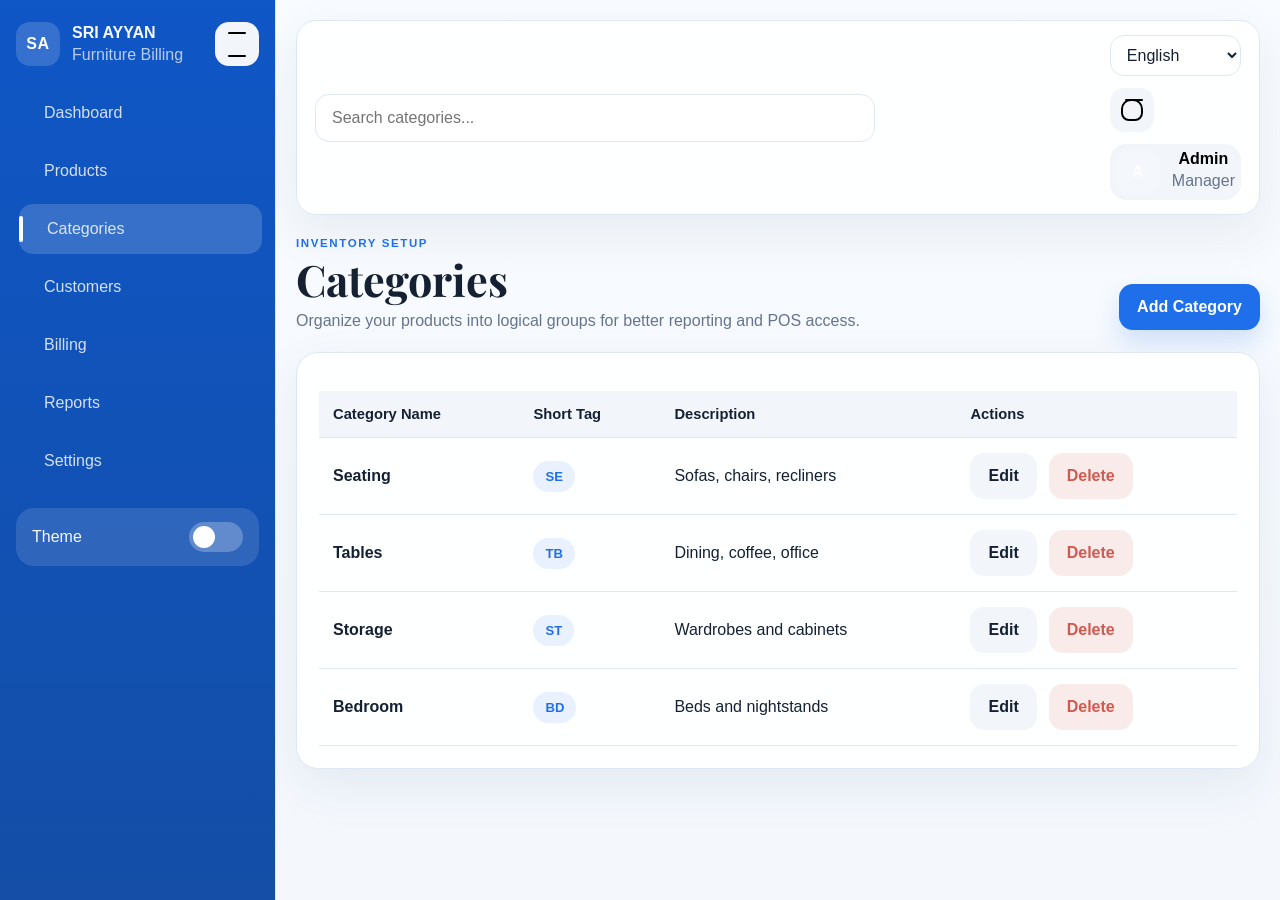
<file: categories.html>
<!DOCTYPE html>
<html lang="en">
<head>
  <meta charset="UTF-8">
  <meta name="viewport" content="width=device-width, initial-scale=1.0">
  <title>SRI AYYAN Billing | Categories</title>
  <link rel="stylesheet" href="css/style.css">
</head>
<body data-page="categories">
  <div class="app-shell">
    <aside class="sidebar" id="sidebar">
      <div class="sidebar__header">
        <a class="brand" href="dashboard.html">
          <span class="brand__mark">SA</span>
          <div class="brand__text">
            <strong>SRI AYYAN</strong>
            <span>Furniture Billing</span>
          </div>
        </a>
        <button class="icon-btn sidebar-toggle desktop-only" id="sidebarToggle">
          <span></span><span></span>
        </button>
      </div>
      <nav class="sidebar__nav">
        <a href="dashboard.html" class="nav-link"><span>Dashboard</span></a>
        <a href="products.html" class="nav-link"><span>Products</span></a>
        <a href="categories.html" class="nav-link active"><span>Categories</span></a>
        <a href="customers.html" class="nav-link"><span>Customers</span></a>
        <a href="billing.html" class="nav-link"><span>Billing</span></a>
        <a href="invoice.html" class="nav-link"><span>Reports</span></a>
        <a href="settings.html" class="nav-link"><span>Settings</span></a>
      </nav>
      <div class="sidebar__footer">
        <div class="theme-switch">
          <span>Theme</span>
          <button class="switch" id="themeToggle"></button>
        </div>
      </div>
    </aside>

    <div class="main-panel">
      <header class="topbar">
        <button class="icon-btn mobile-only" id="mobileSidebarToggle">
          <span></span><span></span>
        </button>
        <div class="searchbar">
          <input type="search" placeholder="Search categories...">
        </div>
        <div class="topbar__actions">
          <button class="icon-btn bell-btn"><span class="dot"></span></button>
          <div class="profile-menu">
            <button class="profile-menu__trigger" id="profileTrigger">
              <div class="avatar">A</div>
              <div><strong>Admin</strong><span>Manager</span></div>
            </button>
          </div>
        </div>
      </header>

      <main class="content">
        <section class="page-heading">
          <div>
            <p class="eyebrow">Inventory Setup</p>
            <h1>Categories</h1>
            <p class="muted">Organize your products into logical groups for better reporting and POS access.</p>
          </div>
          <button class="btn btn-primary" data-modal-target="categoryModal">Add Category</button>
        </section>

        <section class="panel">
          <div class="table-wrap">
            <table id="categoriesTable">
              <thead>
                <tr>
                  <th>Category Name</th>
                  <th>Short Tag</th>
                  <th>Description</th>
                  <th>Actions</th>
                </tr>
              </thead>
              <tbody>
                <!-- Dynamic Content -->
              </tbody>
            </table>
          </div>
        </section>
      </main>
    </div>
  </div>

  <div class="modal" id="categoryModal">
    <div class="modal__dialog">
      <div class="modal__header">
        <div>
          <h2>Add Category</h2>
          <p class="muted">Define a new product group.</p>
        </div>
        <button class="modal-close" data-modal-close>&times;</button>
      </div>
      <form class="modal__body form-grid" id="categoryForm">
        <input type="hidden" id="editCategoryId">
        <label class="field"><input type="text" id="catName" placeholder=" " required><span>Category Name</span></label>
        <label class="field"><input type="text" id="catTag" placeholder=" " required maxlength="2"><span>Short Tag (2 chars)</span></label>
        <label class="field full-span"><input type="text" id="catDesc" placeholder=" "><span>Description</span></label>
        <div class="modal__actions full-span">
          <button type="button" class="btn btn-secondary" data-modal-close>Cancel</button>
          <button type="submit" class="btn btn-primary">Save Category</button>
        </div>
      </form>
    </div>
  </div>
  <script src="js/script.js"></script>
</body>
</html>
</file>
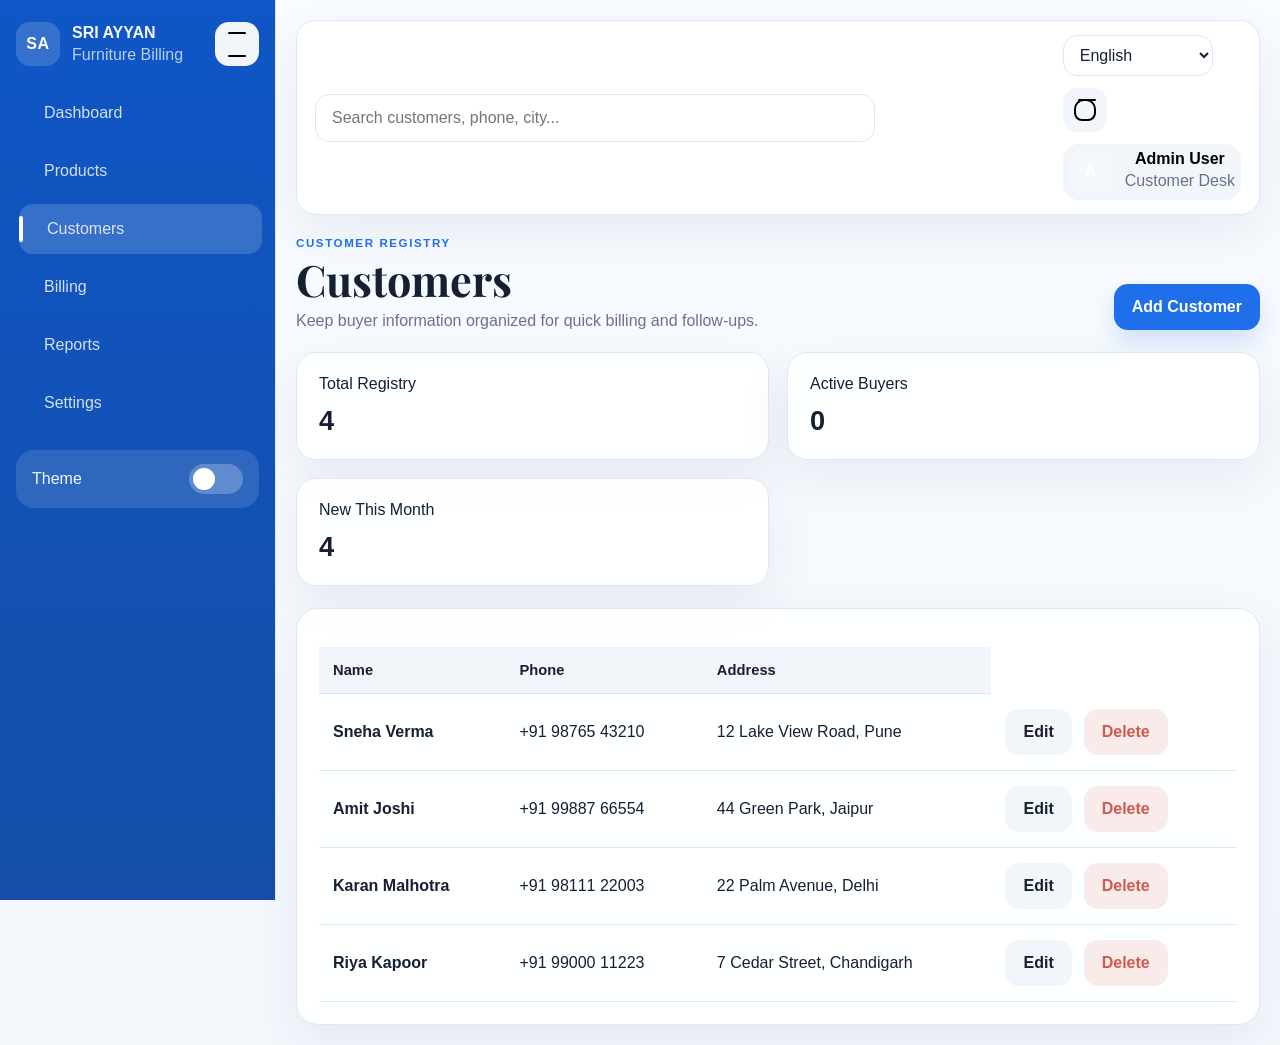
<file: customers.html>
<!DOCTYPE html>
<html lang="en">
<head>
  <meta charset="UTF-8">
  <meta name="viewport" content="width=device-width, initial-scale=1.0">
  <title>SRI AYYAN Billing | Customers</title>
  <link rel="stylesheet" href="css/style.css">
</head>
<body data-page="customers">
  <div class="app-shell">
    <aside class="sidebar" id="sidebar">
      <div class="sidebar__header">
        <a class="brand" href="dashboard.html">
          <span class="brand__mark">SA</span>
          <div class="brand__text">
            <strong>SRI AYYAN</strong>
            <span>Furniture Billing</span>
          </div>
        </a>
        <button class="icon-btn sidebar-toggle desktop-only" id="sidebarToggle" aria-label="Toggle sidebar">
          <span></span>
          <span></span>
        </button>
      </div>
      <nav class="sidebar__nav">
        <a href="dashboard.html" class="nav-link"><span>Dashboard</span></a>
        <a href="products.html" class="nav-link"><span>Products</span></a>
        <a href="customers.html" class="nav-link active"><span>Customers</span></a>
        <a href="billing.html" class="nav-link"><span>Billing</span></a>
        <a href="invoice.html" class="nav-link"><span>Reports</span></a>
        <a href="settings.html" class="nav-link"><span>Settings</span></a>
      </nav>
      <div class="sidebar__footer">
        <div class="theme-switch">
          <span>Theme</span>
          <button class="switch" id="themeToggle" aria-label="Toggle theme"></button>
        </div>
      </div>
    </aside>

    <div class="main-panel">
      <header class="topbar">
        <button class="icon-btn mobile-only" id="mobileSidebarToggle" aria-label="Open menu">
          <span></span>
          <span></span>
        </button>
        <div class="searchbar">
          <input type="search" placeholder="Search customers, phone, city...">
        </div>
        <div class="topbar__actions">
          <button class="icon-btn bell-btn" aria-label="Notifications">
            <span class="dot"></span>
          </button>
          <div class="profile-menu">
            <button class="profile-menu__trigger" id="profileTrigger">
              <div class="avatar">A</div>
              <div>
                <strong>Admin User</strong>
                <span>Customer Desk</span>
              </div>
            </button>
            <div class="profile-dropdown" id="profileDropdown">
              <a href="#">Profile</a>
              <a href="settings.html">Customer Settings</a>
              <a href="#">Logout</a>
            </div>
          </div>
        </div>
      </header>

      <main class="content">
        <section class="page-heading">
          <div>
            <p class="eyebrow">Customer Registry</p>
            <h1>Customers</h1>
            <p class="muted">Keep buyer information organized for quick billing and follow-ups.</p>
          </div>
          <button class="btn btn-primary" data-modal-target="customerModal">Add Customer</button>
        </section>

        <section class="card-grid">
          <article class="mini-card"><span>New This Week</span><strong>42</strong></article>
          <article class="mini-card"><span>Repeat Buyers</span><strong>68%</strong></article>
          <article class="mini-card"><span>High Value Clients</span><strong>124</strong></article>
        </section>

        <section class="panel">
          <div class="table-wrap">
            <table id="customersTable">
              <thead>
                <tr>
                  <th>Name</th>
                  <th>Phone</th>
                  <th>Address</th>
                </tr>
              </thead>
              <tbody>
                <tr><td>Sneha Verma</td><td>+91 98765 43210</td><td>12 Lake View Road, Pune</td></tr>
                <tr><td>Amit Joshi</td><td>+91 99887 66554</td><td>44 Green Park, Jaipur</td></tr>
                <tr><td>Karan Malhotra</td><td>+91 98111 22003</td><td>22 Palm Avenue, Delhi</td></tr>
                <tr><td>Riya Kapoor</td><td>+91 99000 11223</td><td>7 Cedar Street, Chandigarh</td></tr>
              </tbody>
            </table>
          </div>
        </section>
      </main>
    </div>
  </div>

  <div class="modal" id="customerModal">
    <div class="modal__dialog">
      <div class="modal__header">
        <div>
          <h2>Add Customer</h2>
          <p class="muted">Capture buyer details for invoice and delivery records.</p>
        </div>
        <button class="modal-close" data-modal-close>&times;</button>
      </div>
      <form class="modal__body form-grid" id="customerForm">
        <input type="hidden" id="editCustomerId">
        <label class="field"><input type="text" id="custName" placeholder=" " required><span>Customer Name</span></label>
        <label class="field"><input type="tel" id="custPhone" placeholder=" " required><span>Phone Number</span></label>
        <label class="field full-span"><textarea id="custAddress" placeholder=" " rows="4" required></textarea><span>Address</span></label>
        <div class="modal__actions full-span">
          <button type="button" class="btn btn-secondary" data-modal-close>Cancel</button>
          <button type="submit" class="btn btn-primary">Save Customer</button>
        </div>
      </form>
    </div>
  </div>
  <script src="js/script.js"></script>
</body>
</html>
</file>
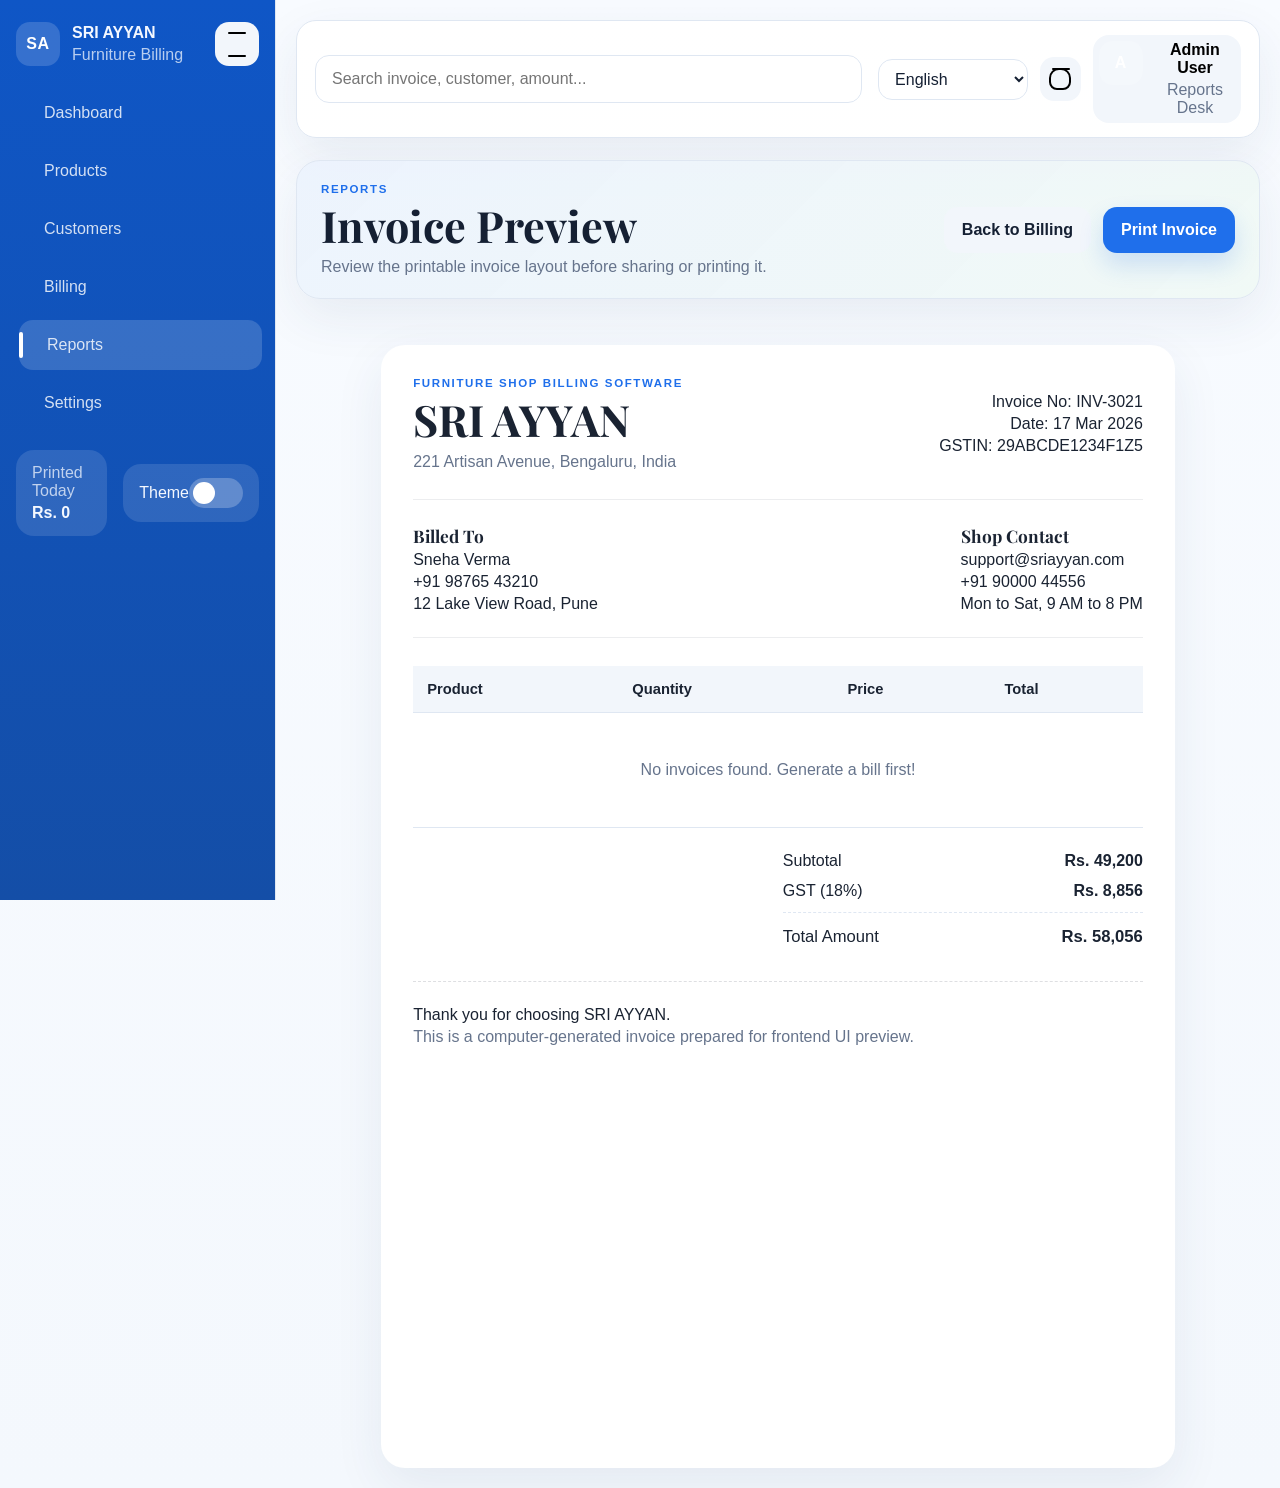
<file: invoice.html>
<!DOCTYPE html>
<html lang="en">
<head>
  <meta charset="UTF-8">
  <meta name="viewport" content="width=device-width, initial-scale=1.0">
  <title>SRI AYYAN Billing | Invoice</title>
  <link rel="stylesheet" href="css/style.css">
</head>
<body data-page="invoice">
  <div class="app-shell">
    <aside class="sidebar" id="sidebar">
      <div class="sidebar__header">
        <a class="brand" href="dashboard.html">
          <span class="brand__mark">SA</span>
          <div class="brand__text">
            <strong>SRI AYYAN</strong>
            <span>Furniture Billing</span>
          </div>
        </a>
        <button class="icon-btn sidebar-toggle desktop-only" id="sidebarToggle" aria-label="Toggle sidebar">
          <span></span>
          <span></span>
        </button>
      </div>

      <nav class="sidebar__nav">
        <a href="dashboard.html" class="nav-link"><span>Dashboard</span></a>
        <a href="products.html" class="nav-link"><span>Products</span></a>
        <a href="customers.html" class="nav-link"><span>Customers</span></a>
        <a href="billing.html" class="nav-link"><span>Billing</span></a>
        <a href="invoice.html" class="nav-link active"><span>Reports</span></a>
        <a href="settings.html" class="nav-link"><span>Settings</span></a>
      </nav>

      <div class="sidebar__footer">
        <div class="sidebar-metric">
          <span class="sidebar-metric__label">Printed Today</span>
          <strong>16 Invoices</strong>
        </div>
        <div class="theme-switch">
          <span>Theme</span>
          <button class="switch" id="themeToggle" aria-label="Toggle theme"></button>
        </div>
      </div>
    </aside>

    <div class="main-panel">
      <header class="topbar">
        <button class="icon-btn mobile-only" id="mobileSidebarToggle" aria-label="Open menu">
          <span></span>
          <span></span>
        </button>
        <div class="searchbar">
          <input type="search" placeholder="Search invoice, customer, amount...">
        </div>
        <div class="topbar__actions topbar__actions--row">
          <button class="icon-btn bell-btn" aria-label="Notifications">
            <span class="dot"></span>
          </button>
          <div class="profile-menu">
            <button class="profile-menu__trigger" id="profileTrigger">
              <div class="avatar">A</div>
              <div>
                <strong>Admin User</strong>
                <span>Reports Desk</span>
              </div>
            </button>
            <div class="profile-dropdown" id="profileDropdown">
              <a href="invoice.html">Invoice Reports</a>
              <a href="settings.html">Print Settings</a>
              <a href="#">Logout</a>
            </div>
          </div>
        </div>
      </header>

      <main class="content">
        <section class="hero-band hero-band--compact no-print">
          <div>
            <p class="eyebrow">Reports</p>
            <h1>Invoice Preview</h1>
            <p class="muted">Review the printable invoice layout before sharing or printing it.</p>
          </div>
          <div class="hero-band__actions">
            <a href="billing.html" class="btn btn-secondary">Back to Billing</a>
            <button class="btn btn-primary" id="printInvoice">Print Invoice</button>
          </div>
        </section>

        <section class="invoice-page">
          <section class="invoice-paper">
            <div class="invoice-header">
              <div>
                <p class="eyebrow">Furniture Shop Billing Software</p>
                <h1>SRI AYYAN</h1>
                <p class="muted">221 Artisan Avenue, Bengaluru, India</p>
              </div>
              <div class="invoice-meta">
                <span>Invoice No: INV-3021</span>
                <span>Date: 17 Mar 2026</span>
                <span>GSTIN: 29ABCDE1234F1Z5</span>
              </div>
            </div>

            <div class="invoice-details">
              <article>
                <h2>Billed To</h2>
                <p>Sneha Verma</p>
                <p>+91 98765 43210</p>
                <p>12 Lake View Road, Pune</p>
              </article>
              <article>
                <h2>Shop Contact</h2>
                <p>support@sriayyan.com</p>
                <p>+91 90000 44556</p>
                <p>Mon to Sat, 9 AM to 8 PM</p>
              </article>
            </div>

            <div class="table-wrap invoice-table">
              <table>
                <thead>
                  <tr>
                    <th>Product</th>
                    <th>Quantity</th>
                    <th>Price</th>
                    <th>Total</th>
                  </tr>
                </thead>
                <tbody>
                  <tr><td>Royal Sofa Set</td><td>1</td><td>Rs. 32,000</td><td>Rs. 32,000</td></tr>
                  <tr><td>Accent Chair</td><td>2</td><td>Rs. 8,600</td><td>Rs. 17,200</td></tr>
                </tbody>
              </table>
            </div>

            <div class="invoice-total">
              <div class="summary-row"><span>Subtotal</span><strong>Rs. 49,200</strong></div>
              <div class="summary-row"><span>GST (18%)</span><strong>Rs. 8,856</strong></div>
              <div class="summary-row grand"><span>Total Amount</span><strong>Rs. 58,056</strong></div>
            </div>

            <footer class="invoice-footer">
              <p>Thank you for choosing SRI AYYAN.</p>
              <p class="muted">This is a computer-generated invoice prepared for frontend UI preview.</p>
            </footer>
          </section>
        </section>
      </main>
    </div>
  </div>
  <script src="js/script.js"></script>
</body>
</html>
</file>
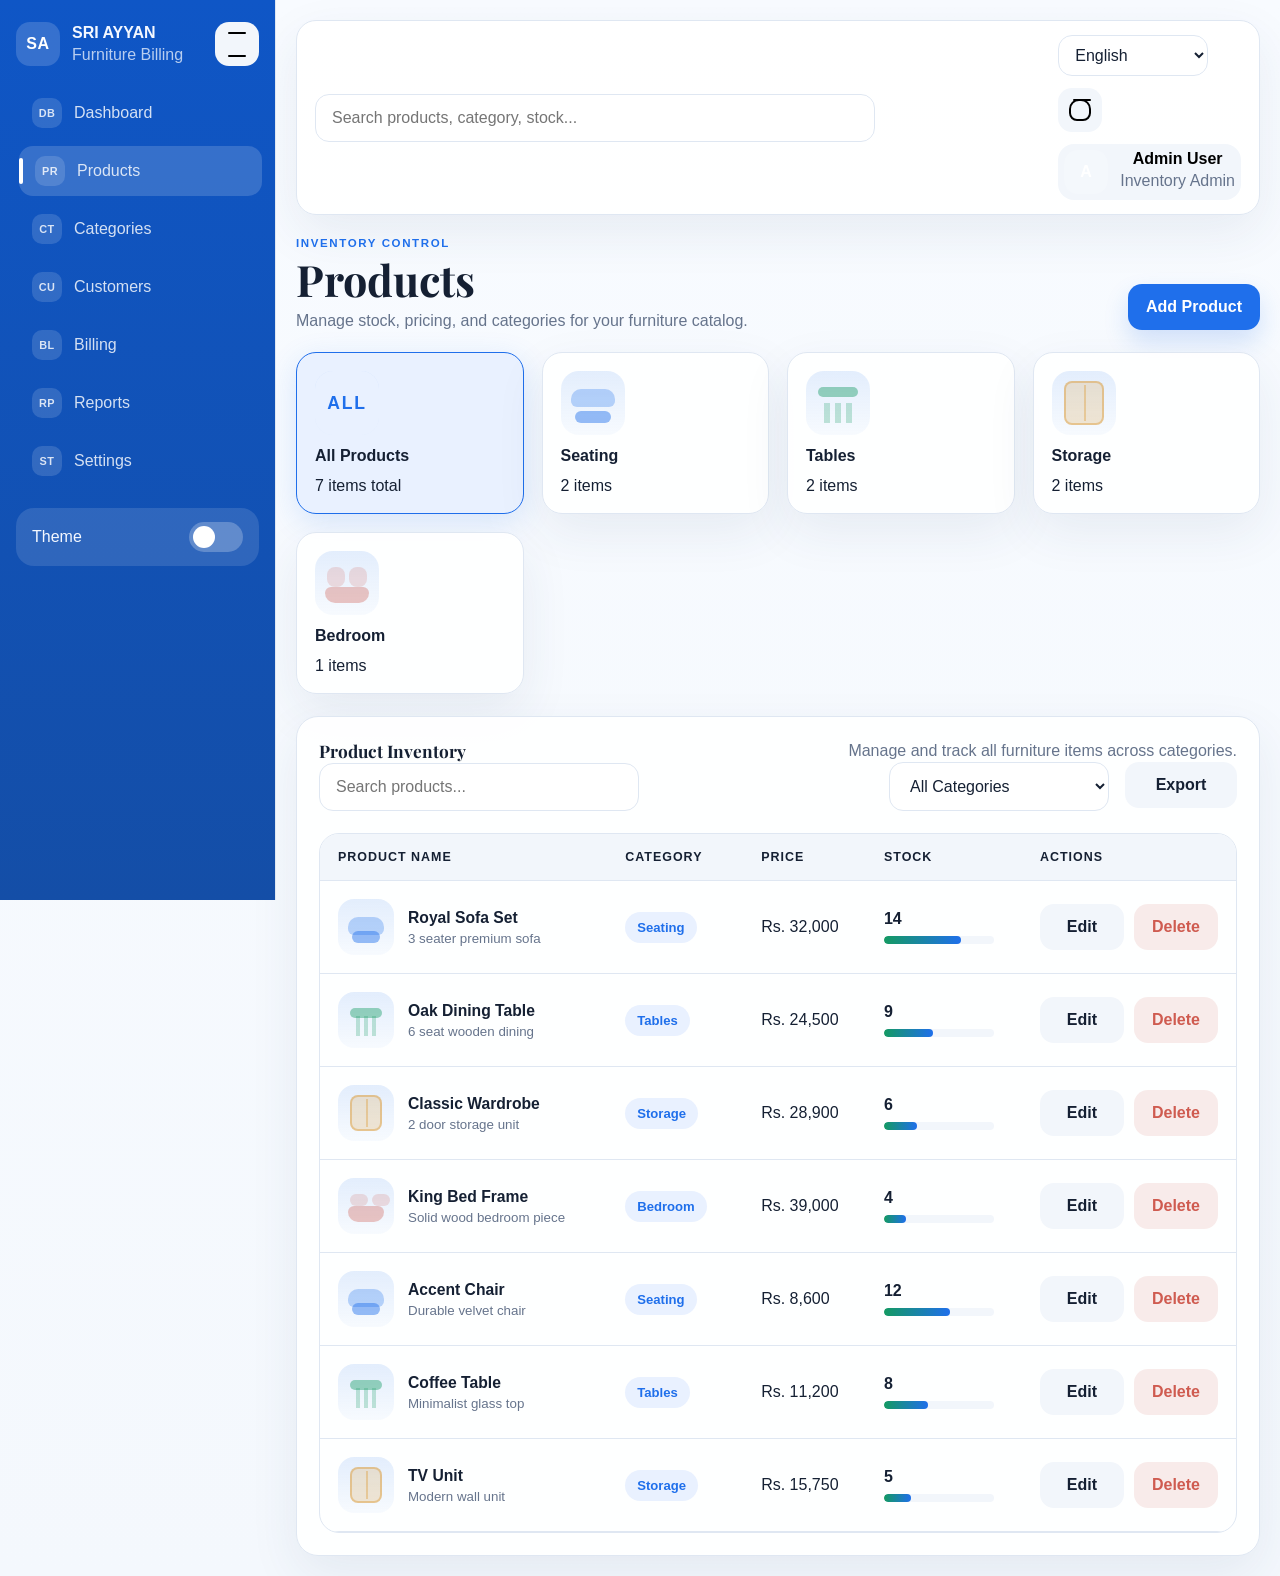
<file: products.html>
<!DOCTYPE html>
<html lang="en">

<head>
  <meta charset="UTF-8">
  <meta name="viewport" content="width=device-width, initial-scale=1.0">
  <title>SRI AYYAN Billing | Products</title>
  <link rel="stylesheet" href="css/style.css">
</head>

<body data-page="products">
  <div class="app-shell">
    <aside class="sidebar" id="sidebar">
      <div class="sidebar__header">
        <a class="brand" href="dashboard.html">
          <span class="brand__mark">SA</span>
          <div class="brand__text">
            <strong>SRI AYYAN</strong>
            <span>Furniture Billing</span>
          </div>
        </a>
        <button class="icon-btn sidebar-toggle desktop-only" id="sidebarToggle" aria-label="Toggle sidebar">
          <span></span>
          <span></span>
        </button>
      </div>
      <nav class="sidebar__nav">
        <a href="dashboard.html" class="nav-link"><span class="nav-link__icon">DB</span><span>Dashboard</span></a>
        <a href="products.html" class="nav-link active"><span class="nav-link__icon">PR</span><span>Products</span></a>
        <a href="categories.html" class="nav-link"><span class="nav-link__icon">CT</span><span>Categories</span></a>
        <a href="customers.html" class="nav-link"><span class="nav-link__icon">CU</span><span>Customers</span></a>
        <a href="billing.html" class="nav-link"><span class="nav-link__icon">BL</span><span>Billing</span></a>
        <a href="invoice.html" class="nav-link"><span class="nav-link__icon">RP</span><span>Reports</span></a>
        <a href="settings.html" class="nav-link"><span class="nav-link__icon">ST</span><span>Settings</span></a>
      </nav>
      <div class="sidebar__footer">
        <div class="theme-switch">
          <span>Theme</span>
          <button class="switch" id="themeToggle" aria-label="Toggle theme"></button>
        </div>
      </div>
    </aside>

    <div class="main-panel">
      <header class="topbar">
        <button class="icon-btn mobile-only" id="mobileSidebarToggle" aria-label="Open menu">
          <span></span>
          <span></span>
        </button>
        <div class="searchbar">
          <input type="search" placeholder="Search products, category, stock...">
        </div>
        <div class="topbar__actions">
          <button class="icon-btn bell-btn" aria-label="Notifications">
            <span class="dot"></span>
          </button>
          <div class="profile-menu">
            <button class="profile-menu__trigger" id="profileTrigger">
              <div class="avatar">A</div>
              <div>
                <strong>Admin User</strong>
                <span>Inventory Admin</span>
              </div>
            </button>
            <div class="profile-dropdown" id="profileDropdown">
              <a href="#">Profile</a>
              <a href="settings.html">Store Settings</a>
              <a href="#">Logout</a>
            </div>
          </div>
        </div>
      </header>

      <main class="content">
        <section class="page-heading">
          <div>
            <p class="eyebrow">Inventory Control</p>
            <h1>Products</h1>
            <p class="muted">Manage stock, pricing, and categories for your furniture catalog.</p>
          </div>
          <button class="btn btn-primary" data-modal-target="productModal">Add Product</button>
        </section>

        <section class="visual-category-grid" id="productCategoryGrid">
          <!-- Categories injected by JS -->
        </section>

        <section class="panel">
          <div class="panel__head">
             <h2>Product Inventory</h2>
             <p class="muted">Manage and track all furniture items across categories.</p>
          </div>
          <div class="toolbar products-toolbar">
            <div class="toolbar__group products-toolbar__group">
              <div class="searchbar searchbar--inline">
                <input type="search" id="productSearch" placeholder="Search products...">
              </div>
              <select class="select-control" id="productFilter">
                <option value="all">All Categories</option>
              </select>
            </div>
            <div class="toolbar__actions products-toolbar__actions">
              <button class="btn btn-secondary">Export</button>
            </div>
          </div>
          <div class="table-wrap">
            <table id="productsTable">
              <thead>
                <tr>
                  <th>Product Name</th>
                  <th>Category</th>
                  <th>Price</th>
                  <th>Stock</th>
                  <th>Actions</th>
                </tr>
              </thead>
              <tbody>
                <tr>
                  <td>
                    <div class="table-visual"><span class="table-visual__icon sofa-art mini-art"></span>
                      <div><strong>Royal Sofa Set</strong><small>3 seater premium sofa</small></div>
                    </div>
                  </td>
                  <td data-category="Seating"><span class="category-pill">Seating</span></td>
                  <td>Rs. 32,000</td>
                  <td>
                    <div class="stock-indicator"><strong>14</strong><span class="stock-indicator__bar"><i
                          style="width:70%"></i></span></div>
                  </td>
                  <td>
                    <div class="table-actions"><button class="btn btn-icon"
                        data-modal-target="productModal">Edit</button><button
                        class="btn btn-danger btn-icon">Delete</button></div>
                  </td>
                </tr>
                <tr>
                  <td>
                    <div class="table-visual"><span class="table-visual__icon table-art mini-art"></span>
                      <div><strong>Oak Dining Table</strong><small>6 seat wooden dining</small></div>
                    </div>
                  </td>
                  <td data-category="Tables"><span class="category-pill">Tables</span></td>
                  <td>Rs. 24,500</td>
                  <td>
                    <div class="stock-indicator"><strong>9</strong><span class="stock-indicator__bar"><i
                          style="width:45%"></i></span></div>
                  </td>
                  <td>
                    <div class="table-actions"><button class="btn btn-icon"
                        data-modal-target="productModal">Edit</button><button
                        class="btn btn-danger btn-icon">Delete</button></div>
                  </td>
                </tr>
                <tr>
                  <td>
                    <div class="table-visual"><span class="table-visual__icon storage-art mini-art"></span>
                      <div><strong>Classic Wardrobe</strong><small>2 door storage unit</small></div>
                    </div>
                  </td>
                  <td data-category="Storage"><span class="category-pill">Storage</span></td>
                  <td>Rs. 28,900</td>
                  <td>
                    <div class="stock-indicator"><strong>6</strong><span class="stock-indicator__bar"><i
                          style="width:30%"></i></span></div>
                  </td>
                  <td>
                    <div class="table-actions"><button class="btn btn-icon"
                        data-modal-target="productModal">Edit</button><button
                        class="btn btn-danger btn-icon">Delete</button></div>
                  </td>
                </tr>
                <tr>
                  <td>
                    <div class="table-visual"><span class="table-visual__icon bed-art mini-art"></span>
                      <div><strong>King Bed Frame</strong><small>Solid wood bedroom piece</small></div>
                    </div>
                  </td>
                  <td data-category="Bedroom"><span class="category-pill">Bedroom</span></td>
                  <td>Rs. 39,000</td>
                  <td>
                    <div class="stock-indicator"><strong>4</strong><span class="stock-indicator__bar"><i
                          style="width:20%"></i></span></div>
                  </td>
                  <td>
                    <div class="table-actions"><button class="btn btn-icon"
                        data-modal-target="productModal">Edit</button><button
                        class="btn btn-danger btn-icon">Delete</button></div>
                  </td>
                </tr>
              </tbody>
            </table>
          </div>
        </section>
      </main>
    </div>
  </div>

  <div class="modal" id="productModal">
    <div class="modal__dialog">
      <div class="modal__header">
        <div>
          <h2>Add Product</h2>
          <p class="muted">Update product details for inventory management.</p>
        </div>
        <button class="modal-close" data-modal-close>&times;</button>
      </div>
      <form class="modal__body form-grid" id="productForm">
        <input type="hidden" id="editBarcode">
        <label class="field"><input type="text" id="prodBarcode" placeholder=" " required><span>Barcode /
            SKU</span></label>
        <label class="field"><input type="text" id="prodName" placeholder=" " required><span>Product Name</span></label>
        <label class="field">
          <select id="prodCategory" class="select-control" required style="padding: 0.8rem;">
            <option value="Seating">Seating</option>
            <option value="Tables">Tables</option>
            <option value="Storage">Storage</option>
            <option value="Bedroom">Bedroom</option>
          </select>

        </label>
        <label class="field"><input type="number" id="prodPrice" placeholder=" " required><span>Price
            (Rs.)</span></label>
        <label class="field"><input type="number" id="prodStock" placeholder=" " required><span>Stock
            Quantity</span></label>
        <label class="field full-span"><input type="text" id="prodDesc" placeholder=" "><span>Short
            Description</span></label>

        <div class="modal__actions full-span">
          <button type="button" class="btn btn-secondary" data-modal-close>Cancel</button>
          <button type="submit" class="btn btn-primary">Save Product</button>
        </div>
      </form>
    </div>
  </div>
  <script src="js/script.js"></script>
</body>

</html>
</file>
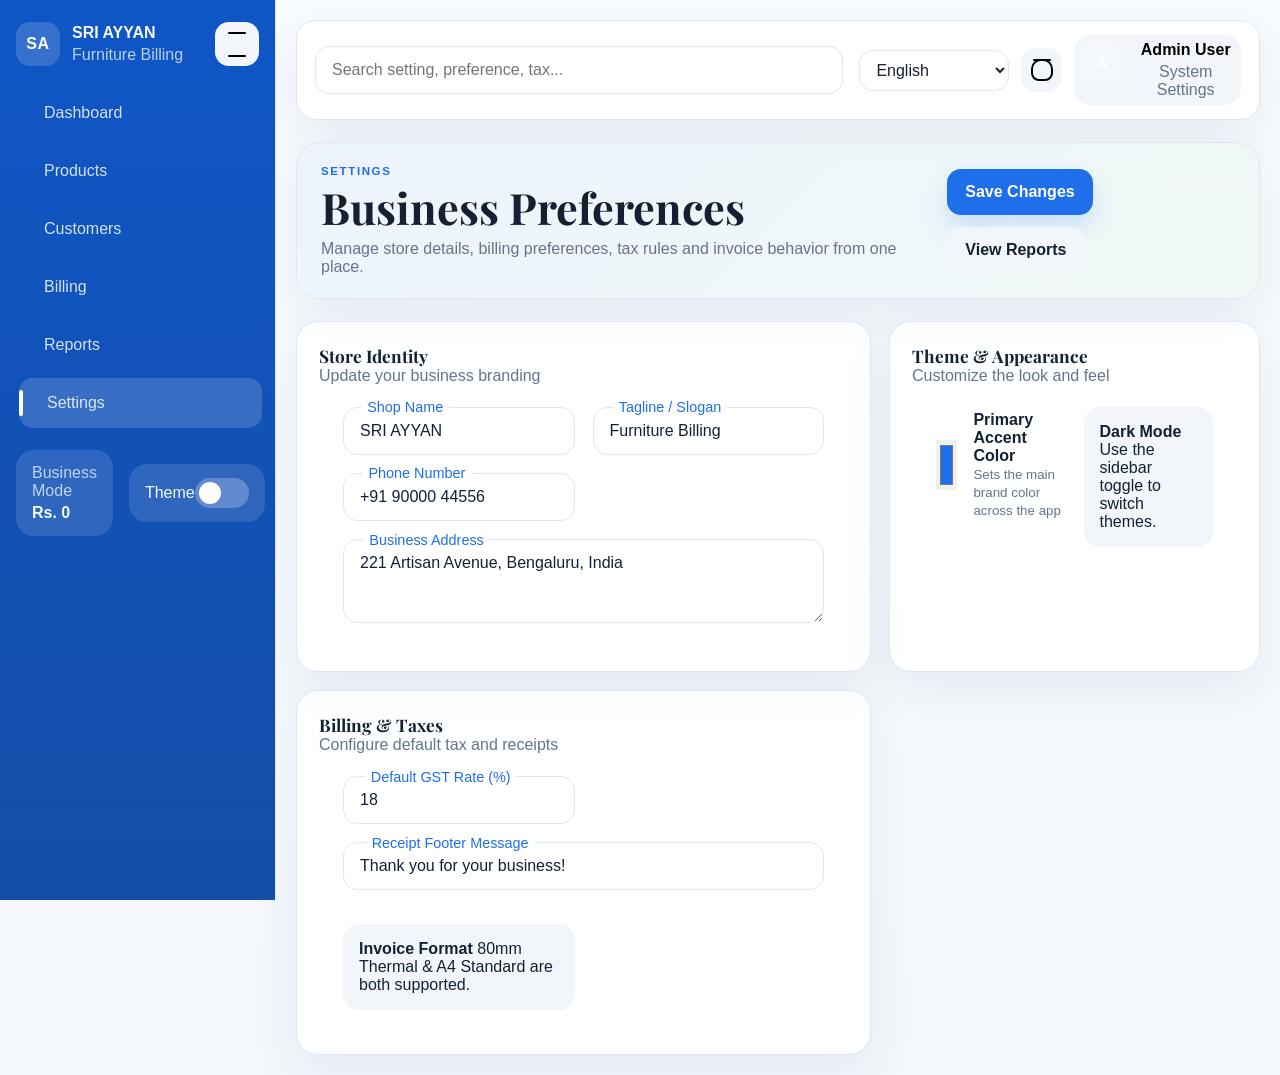
<file: settings.html>
<!DOCTYPE html>
<html lang="en">
<head>
  <meta charset="UTF-8">
  <meta name="viewport" content="width=device-width, initial-scale=1.0">
  <title>SRI AYYAN Billing | Settings</title>
  <link rel="stylesheet" href="css/style.css">
</head>
<body data-page="settings">
  <div class="app-shell">
    <aside class="sidebar" id="sidebar">
      <div class="sidebar__header">
        <a class="brand" href="dashboard.html">
          <span class="brand__mark">SA</span>
          <div class="brand__text">
            <strong>SRI AYYAN</strong>
            <span>Furniture Billing</span>
          </div>
        </a>
        <button class="icon-btn sidebar-toggle desktop-only" id="sidebarToggle" aria-label="Toggle sidebar">
          <span></span>
          <span></span>
        </button>
      </div>

      <nav class="sidebar__nav">
        <a href="dashboard.html" class="nav-link"><span>Dashboard</span></a>
        <a href="products.html" class="nav-link"><span>Products</span></a>
        <a href="customers.html" class="nav-link"><span>Customers</span></a>
        <a href="billing.html" class="nav-link"><span>Billing</span></a>
        <a href="invoice.html" class="nav-link"><span>Reports</span></a>
        <a href="settings.html" class="nav-link active"><span>Settings</span></a>
      </nav>

      <div class="sidebar__footer">
        <div class="sidebar-metric">
          <span class="sidebar-metric__label">Business Mode</span>
          <strong>Retail Billing</strong>
        </div>
        <div class="theme-switch">
          <span>Theme</span>
          <button class="switch" id="themeToggle" aria-label="Toggle theme"></button>
        </div>
      </div>
    </aside>

    <div class="main-panel">
      <header class="topbar">
        <button class="icon-btn mobile-only" id="mobileSidebarToggle" aria-label="Open menu">
          <span></span>
          <span></span>
        </button>
        <div class="searchbar">
          <input type="search" placeholder="Search setting, preference, tax...">
        </div>
        <div class="topbar__actions topbar__actions--row">
          <button class="icon-btn bell-btn" aria-label="Notifications">
            <span class="dot"></span>
          </button>
          <div class="profile-menu">
            <button class="profile-menu__trigger" id="profileTrigger">
              <div class="avatar">A</div>
              <div>
                <strong>Admin User</strong>
                <span>System Settings</span>
              </div>
            </button>
            <div class="profile-dropdown" id="profileDropdown">
              <a href="settings.html">Account Settings</a>
              <a href="invoice.html">Reports</a>
              <a href="#">Logout</a>
            </div>
          </div>
        </div>
      </header>

      <main class="content">
        <section class="hero-band hero-band--compact">
          <div>
            <p class="eyebrow">Settings</p>
            <h1>Business Preferences</h1>
            <p class="muted">Manage store details, billing preferences, tax rules and invoice behavior from one place.</p>
          </div>
          <div class="hero-band__actions">
            <button class="btn btn-primary">Save Changes</button>
            <a href="invoice.html" class="btn btn-secondary">View Reports</a>
          </div>
        </section>

        <section class="dashboard-grid">
          <article class="panel">
            <div class="panel__head">
              <div>
                <h2>Store Identity</h2>
                <p class="muted">Update your business branding</p>
              </div>
            </div>
            <div class="modal__body" id="storeIdentityForm">
              <label class="field"><input type="text" id="setShopName" placeholder=" " value="SRI AYYAN"><span>Shop Name</span></label>
              <label class="field"><input type="text" id="setShopTagline" placeholder=" " value="Furniture Billing"><span>Tagline / Slogan</span></label>
              <label class="field"><input type="text" id="setPhone" placeholder=" " value="+91 90000 44556"><span>Phone Number</span></label>
              <label class="field full-span"><textarea id="setAddress" placeholder=" " rows="3">221 Artisan Avenue, Bengaluru, India</textarea><span>Business Address</span></label>
            </div>
          </article>

          <article class="panel">
            <div class="panel__head">
              <div>
                <h2>Theme & Appearance</h2>
                <p class="muted">Customize the look and feel</p>
              </div>
            </div>
            <div class="modal__body">
              <div style="display:flex; align-items:center; gap:1rem; margin-bottom:1.5rem;">
                <input type="color" id="setPrimaryColor" style="width:50px; height:50px; border:none; cursor:pointer;" value="#1f6feb">
                <div>
                  <strong>Primary Accent Color</strong><br>
                  <small class="muted">Sets the main brand color across the app</small>
                </div>
              </div>
              <div class="selection-note">
                <strong>Dark Mode</strong>
                <span>Use the sidebar toggle to switch themes.</span>
              </div>
            </div>
          </article>

          <article class="panel">
            <div class="panel__head">
              <div>
                <h2>Billing & Taxes</h2>
                <p class="muted">Configure default tax and receipts</p>
              </div>
            </div>
            <div class="modal__body">
              <label class="field"><input type="number" id="setGstRate" placeholder=" " value="18"><span>Default GST Rate (%)</span></label>
              <label class="field full-span"><input type="text" id="setReceiptFooter" placeholder=" " value="Thank you for your business!"><span>Receipt Footer Message</span></label>
              <div class="selection-note" style="margin-top:1rem;">
                <strong>Invoice Format</strong>
                <span>80mm Thermal & A4 Standard are both supported.</span>
              </div>
            </div>
          </article>
        </section>
      </main>
    </div>
  </div>
  <script src="js/script.js"></script>
</body>
</html>
</file>
<file: css/landing.css>
@import url('https://fonts.googleapis.com/css2?family=Inter:wght@300;400;500;600&family=Playfair+Display:ital,wght@0,400;0,600;0,700;1,400&display=swap');

:root {
  --bg-color: #0c0c0e;
  --surface-color: #16161a;
  --surface-hover: #1e1e24;
  --text-primary: #f8f8f2;
  --text-secondary: #9aa0a6;
  --accent-color: #d4af37; /* Gold accent */
  --accent-hover: #e5cd6e;
  --border-color: rgba(255, 255, 255, 0.08);
  
  --font-heading: 'Playfair Display', serif;
  --font-body: 'Inter', sans-serif;
  
  --radius-sm: 8px;
  --radius-md: 16px;
  --radius-lg: 24px;
  
  --transition: all 0.4s cubic-bezier(0.25, 1, 0.5, 1);
}

* {
  margin: 0;
  padding: 0;
  box-sizing: border-box;
}

body {
  font-family: var(--font-body);
  background-color: var(--bg-color);
  color: var(--text-primary);
  line-height: 1.6;
  overflow-x: hidden;
}

a {
  text-decoration: none;
  color: inherit;
  transition: var(--transition);
}

img {
  max-width: 100%;
  display: block;
}

/* Glassmorphism Header */
header.navbar {
  position: fixed;
  top: 0;
  left: 0;
  right: 0;
  height: 80px;
  display: flex;
  align-items: center;
  justify-content: space-between;
  padding: 0 5%;
  background: rgba(12, 12, 14, 0.6);
  backdrop-filter: blur(12px);
  -webkit-backdrop-filter: blur(12px);
  border-bottom: 1px solid var(--border-color);
  z-index: 1000;
  transition: background 0.3s;
}

.brand {
  font-family: var(--font-heading);
  font-size: 1.5rem;
  font-weight: 700;
  color: var(--accent-color);
  letter-spacing: 1px;
}

.brand span {
  color: var(--text-primary);
}

.nav-links {
  display: flex;
  gap: 2rem;
  align-items: center;
}

.nav-links a {
  font-size: 0.95rem;
  font-weight: 500;
  color: var(--text-primary);
}

.nav-links a:hover {
  color: var(--accent-color);
}

.btn-primary {
  background-color: var(--accent-color);
  color: var(--bg-color);
  padding: 0.6rem 1.5rem;
  border-radius: var(--radius-sm);
  font-weight: 600;
  border: 1px solid var(--accent-color);
}

.btn-primary:hover {
  background-color: transparent;
  color: var(--accent-color);
}

.btn-outline {
  border: 1px solid var(--border-color);
  padding: 0.8rem 2rem;
  border-radius: var(--radius-sm);
  color: var(--text-primary);
  font-weight: 500;
  letter-spacing: 1px;
}

.btn-outline:hover {
  border-color: var(--accent-color);
  color: var(--accent-color);
}

/* Hero Section */
.hero {
  position: relative;
  min-height: 100vh;
  display: flex;
  align-items: center;
  justify-content: center;
  padding: 100px 5% 0;
  overflow: hidden;
}

.hero-bg {
  position: absolute;
  top: 0;
  left: 0;
  width: 100%;
  height: 100%;
  z-index: -2;
}

.hero-bg img {
  width: 100%;
  height: 100%;
  object-fit: cover;
  transform: scale(1.05);
  animation: bgZoom 20s ease-in-out infinite alternate;
}

.hero-overlay {
  position: absolute;
  top: 0;
  left: 0;
  width: 100%;
  height: 100%;
  background: linear-gradient(to top, var(--bg-color) 0%, rgba(12,12,14,0.3) 50%, rgba(12,12,14,0.8) 100%);
  z-index: -1;
}

.hero-content {
  text-align: center;
  max-width: 800px;
  animation: fadeUp 1s ease forwards;
}

.hero-content h1 {
  font-family: var(--font-heading);
  font-size: 4.5rem;
  line-height: 1.1;
  margin-bottom: 1.5rem;
  text-shadow: 0 10px 30px rgba(0,0,0,0.5);
}

.hero-content h1 span {
  color: var(--accent-color);
  font-style: italic;
}

.hero-content p {
  font-size: 1.2rem;
  color: rgba(255,255,255,0.8);
  margin-bottom: 2.5rem;
  max-width: 600px;
  margin-inline: auto;
}

.hero-actions {
  display: flex;
  gap: 1.5rem;
  justify-content: center;
}

/* Collections Section */
.section {
  padding: 6rem 5%;
}

.section-header {
  text-align: center;
  margin-bottom: 4rem;
}

.section-header h2 {
  font-family: var(--font-heading);
  font-size: 2.8rem;
  margin-bottom: 1rem;
}

.section-header p {
  color: var(--text-secondary);
  font-size: 1.1rem;
}

.grid {
  display: grid;
  grid-template-columns: repeat(auto-fit, minmax(300px, 1fr));
  gap: 2rem;
}

.category-card {
  position: relative;
  border-radius: var(--radius-md);
  overflow: hidden;
  aspect-ratio: 4/5;
  cursor: pointer;
}

.category-card::after {
  content: '';
  position: absolute;
  inset: 0;
  background: linear-gradient(to top, rgba(0,0,0,0.8) 0%, transparent 60%);
  transition: var(--transition);
}

.category-card:hover::after {
  background: linear-gradient(to top, rgba(0,0,0,0.95) 0%, transparent 40%);
}

.category-img {
  width: 100%;
  height: 100%;
  object-fit: cover;
  transition: transform 0.8s cubic-bezier(0.25, 1, 0.5, 1);
}

.category-card:hover .category-img {
  transform: scale(1.08);
}

.category-content {
  position: absolute;
  bottom: 0;
  left: 0;
  width: 100%;
  padding: 2rem;
  z-index: 2;
  transform: translateY(20px);
  transition: var(--transition);
}

.category-card:hover .category-content {
  transform: translateY(0);
}

.category-content h3 {
  font-family: var(--font-heading);
  font-size: 1.8rem;
  margin-bottom: 0.5rem;
}

.category-content p {
  color: var(--text-secondary);
  font-size: 0.95rem;
  opacity: 0;
  transform: translateY(10px);
  transition: var(--transition);
  transition-delay: 0.1s;
}

.category-card:hover .category-content p {
  opacity: 1;
  transform: translateY(0);
}

.arrow-link {
  display: inline-flex;
  align-items: center;
  gap: 0.5rem;
  color: var(--accent-color);
  font-weight: 500;
  margin-top: 1rem;
  opacity: 0;
  transform: translateX(-10px);
  transition: var(--transition);
  transition-delay: 0.2s;
}

.category-card:hover .arrow-link {
  opacity: 1;
  transform: translateX(0);
}

/* Features Block */
.features {
  background-color: var(--surface-color);
  padding: 5rem 5%;
  border-top: 1px solid var(--border-color);
  border-bottom: 1px solid var(--border-color);
}

.features-grid {
  display: grid;
  grid-template-columns: repeat(3, 1fr);
  gap: 3rem;
  text-align: center;
}

.feature-item {
  padding: 2rem;
}

.feature-icon {
  width: 64px;
  height: 64px;
  background: rgba(212, 175, 55, 0.1);
  border-radius: 50%;
  display: flex;
  align-items: center;
  justify-content: center;
  margin: 0 auto 1.5rem;
  color: var(--accent-color);
  font-size: 1.5rem;
  border: 1px solid rgba(212, 175, 55, 0.2);
}

.feature-item h4 {
  font-family: var(--font-heading);
  font-size: 1.4rem;
  margin-bottom: 0.8rem;
}

.feature-item p {
  color: var(--text-secondary);
  font-size: 0.95rem;
}

/* CTA */
.cta-section {
  text-align: center;
  padding: 8rem 5%;
}

.cta-section h2 {
  font-family: var(--font-heading);
  font-size: 3rem;
  margin-bottom: 2rem;
}

/* Footer */
footer {
  background: #08080a;
  padding: 4rem 5% 2rem;
  border-top: 1px solid var(--border-color);
}

.footer-grid {
  display: grid;
  grid-template-columns: 2fr 1fr 1fr 1fr;
  gap: 4rem;
  margin-bottom: 4rem;
}

.footer-col h5 {
  font-family: var(--font-heading);
  font-size: 1.2rem;
  margin-bottom: 1.5rem;
  color: var(--text-primary);
}

.footer-col p {
  color: var(--text-secondary);
  margin-bottom: 1.5rem;
  max-width: 300px;
}

.footer-links {
  list-style: none;
}

.footer-links li {
  margin-bottom: 0.8rem;
}

.footer-links a {
  color: var(--text-secondary);
}

.footer-links a:hover {
  color: var(--accent-color);
}

.footer-bottom {
  display: flex;
  justify-content: space-between;
  align-items: center;
  padding-top: 2rem;
  border-top: 1px solid var(--border-color);
  color: var(--text-secondary);
  font-size: 0.9rem;
}

/* Animations */
@keyframes fadeUp {
  0% { opacity: 0; transform: translateY(30px); }
  100% { opacity: 1; transform: translateY(0); }
}

@keyframes bgZoom {
  0% { transform: scale(1); }
  100% { transform: scale(1.1); }
}

.mobile-menu-btn {
  display: none;
  font-size: 1.8rem;
  color: var(--text-primary);
  background: none;
  border: none;
  cursor: pointer;
}

@media (max-width: 900px) {
  .hero-content h1 { font-size: 3rem; }
  .features-grid { grid-template-columns: 1fr; gap: 2rem; }
  .footer-grid { grid-template-columns: 1fr 1fr; gap: 2rem; }
  
  .mobile-menu-btn { display: block; }
  .nav-links {
    position: absolute;
    top: 80px;
    left: 0;
    right: 0;
    background: rgba(12, 12, 14, 0.95);
    backdrop-filter: blur(12px);
    flex-direction: column;
    padding: 2rem;
    gap: 1.5rem;
    border-bottom: 1px solid var(--border-color);
    clip-path: polygon(0 0, 100% 0, 100% 0, 0 0);
    transition: clip-path 0.4s ease;
  }
  .nav-links.active {
    clip-path: polygon(0 0, 100% 0, 100% 100%, 0 100%);
  }
}

@media (max-width: 600px) {
  .hero-content h1 { font-size: 2.5rem; }
  .footer-grid { grid-template-columns: 1fr; }
}
</file>
<file: css/style.css>
/* Theme tokens and shared component styles */
@import url('https://fonts.googleapis.com/css2?family=Inter:wght@300;400;500;600&family=Playfair+Display:ital,wght@0,400;0,600;0,700;1,400&display=swap');

:root {
  --bg: #f4f8fd;
  --surface: rgba(255, 255, 255, 0.94);
  --surface-strong: #ffffff;
  --surface-muted: #f2f6fb;
  --text: #152033;
  --text-soft: #66748c;
  --border: #dfe7f2;
  --primary: #1f6feb;
  --primary-strong: #1558bd;
  --accent: #e9f1ff;
  --danger: #cf5b50;
  --warning: #d99528;
  --success: #149a62;
  --shadow: 0 18px 50px rgba(33, 58, 107, 0.08);
  
  --font-heading: 'Playfair Display', serif;
  --font-body: 'Inter', sans-serif;

  --radius-xl: 24px;
  --radius-lg: 20px;
  --radius-md: 16px;
  --radius-sm: 12px;
  --sidebar-width: 276px;
  --sidebar-collapsed: 94px;
}

body.dark-theme {
  --bg: #111723;
  --surface: rgba(23, 31, 45, 0.94);
  --surface-strong: #1a2332;
  --surface-muted: #202b3d;
  --text: #edf4ff;
  --text-soft: #97a7c0;
  --border: rgba(220, 231, 248, 0.08);
  --primary: #6fa6ff;
  --primary-strong: #8cb7ff;
  --accent: rgba(111, 166, 255, 0.14);
  --danger: #ff978e;
  --warning: #f1bf66;
  --success: #53d394;
  --shadow: 0 18px 50px rgba(0, 0, 0, 0.28);
}

* {
  box-sizing: border-box;
}

html {
  scroll-behavior: smooth;
}

body {
  margin: 0;
  font-family: "Segoe UI", "Helvetica Neue", Arial, sans-serif;
  background: linear-gradient(180deg, #f8fbff 0%, #f4f8fd 100%);
  color: var(--text);
  min-height: 100vh;
  transition: background 0.3s ease, color 0.3s ease;
}

body.dark-theme {
  background: linear-gradient(180deg, #101723 0%, #111723 100%);
}

a {
  color: inherit;
  text-decoration: none;
}

button,
input,
select,
textarea {
  font: inherit;
}

button {
  cursor: pointer;
  border: 0;
  background: none;
}

.app-shell {
  display: grid;
  grid-template-columns: var(--sidebar-width) 1fr;
  min-height: 100vh;
  transition: grid-template-columns 0.3s ease;
}

.app-shell.sidebar-collapsed {
  grid-template-columns: var(--sidebar-collapsed) 1fr;
}

.sidebar {
  position: sticky;
  top: 0;
  height: 100vh;
  padding: 22px 16px;
  background: linear-gradient(180deg, #0f56c6 0%, #144ea7 100%);
  backdrop-filter: blur(12px);
  -webkit-backdrop-filter: blur(12px);
  border-right: 1px solid var(--border);
  color: #f4f8ff;
  display: flex;
  flex-direction: column;
  gap: 22px;
}

body.dark-theme .sidebar {
  background: linear-gradient(180deg, #101f37 0%, #0d182a 100%);
}

.sidebar__header,
.sidebar__footer,
.topbar,
.panel__head,
.toolbar,
.toolbar__group,
.summary-row,
.invoice-topbar,
.invoice-header,
.invoice-details {
  display: flex;
  align-items: center;
  justify-content: space-between;
  gap: 16px;
}

.brand {
  display: flex;
  align-items: center;
  gap: 12px;
}

.brand__mark,
.avatar {
  width: 44px;
  height: 44px;
  border-radius: 14px;
  display: grid;
  place-items: center;
  background: rgba(255, 255, 255, 0.16);
  color: #fff;
  font-weight: 800;
  letter-spacing: 0.04em;
  flex-shrink: 0;
}

.brand__text,
.profile-menu__trigger div:last-child,
.sidebar-metric,
.invoice-meta,
.invoice-details article,
.invoice-footer {
  display: grid;
  gap: 4px;
}

.sidebar .brand__text span,
.sidebar-metric__label {
  color: rgba(244, 248, 255, 0.74);
}

.sidebar__nav {
  display: grid;
  gap: 8px;
}

.nav-link {
  position: relative;
  display: flex;
  align-items: center;
  min-height: 50px;
  padding: 0 16px;
  border-radius: 14px;
  color: rgba(255, 255, 255, 0.82);
  transition: background 0.2s ease, transform 0.2s ease;
}

.nav-link:hover,
.nav-link.active {
  background: rgba(255, 255, 255, 0.16);
  transform: translateX(3px);
}

.nav-link.active::before {
  content: "";
  position: absolute;
  left: 0;
  top: 12px;
  bottom: 12px;
  width: 4px;
  border-radius: 999px;
  background: #ffffff;
}

.sidebar-metric,
.theme-switch {
  width: 100%;
  padding: 14px 16px;
  border-radius: 18px;
  background: rgba(255, 255, 255, 0.12);
}

.theme-switch {
  display: flex;
  align-items: center;
  justify-content: space-between;
}

.switch {
  width: 54px;
  height: 30px;
  background: rgba(255, 255, 255, 0.24);
  border-radius: 999px;
  position: relative;
}

.switch::after {
  content: "";
  position: absolute;
  top: 4px;
  left: 4px;
  width: 22px;
  height: 22px;
  border-radius: 50%;
  background: #fff;
  transition: transform 0.3s ease;
}

body.dark-theme .switch::after {
  transform: translateX(24px);
}

.main-panel {
  padding: 20px;
}

.topbar {
  padding: 14px 18px;
  border-radius: 20px;
  background: var(--surface);
  border: 1px solid var(--border);
  box-shadow: var(--shadow);
}

.searchbar {
  flex: 1;
  max-width: 560px;
}

.searchbar input,
.select-control,
.field input,
.field textarea,
.qty-input {
  width: 100%;
  padding: 14px 16px;
  border-radius: 14px;
  border: 1px solid var(--border);
  background: var(--surface-strong);
  color: var(--text);
  outline: none;
  transition: 0.2s ease;
}

.searchbar input:focus,
.select-control:focus,
.field input:focus,
.field textarea:focus,
.qty-input:focus {
  border-color: rgba(31, 111, 235, 0.45);
  box-shadow: 0 0 0 4px rgba(31, 111, 235, 0.1);
}

.topbar__actions,
.profile-menu__trigger,
.table-actions,
.stack,
.insight-list,
.summary-card,
.invoice-total,
.hero-band__actions,
.payment-chips {
  display: flex;
  gap: 12px;
}

.topbar__actions,
.stack,
.insight-list,
.summary-card,
.invoice-total {
  flex-direction: column;
}

.topbar__actions--row {
  flex-direction: row;
  align-items: center;
}

.profile-menu {
  position: relative;
}

.profile-menu__trigger {
  padding: 6px;
  border-radius: 16px;
  background: var(--surface-muted);
}

.profile-menu__trigger span,
.muted,
.stat-card__label,
.quick-card small,
.action-tile span,
.mini-summary-box span {
  color: var(--text-soft);
}

.profile-dropdown {
  position: absolute;
  right: 0;
  top: calc(100% + 12px);
  min-width: 190px;
  padding: 10px;
  border-radius: 16px;
  background: var(--surface-strong);
  box-shadow: var(--shadow);
  border: 1px solid var(--border);
  display: none;
}

.profile-dropdown.open {
  display: grid;
}

.profile-dropdown a {
  padding: 12px 14px;
  border-radius: 12px;
}

.profile-dropdown a:hover {
  background: var(--surface-muted);
}

.content {
  display: grid;
  gap: 22px;
  padding-top: 22px;
}

.page-heading {
  display: flex;
  align-items: flex-end;
  justify-content: space-between;
  gap: 18px;
  flex-wrap: wrap;
}

.eyebrow {
  text-transform: uppercase;
  letter-spacing: 0.14em;
  font-size: 0.72rem;
  color: var(--primary);
  margin-bottom: 8px;
  font-weight: 800;
}

h1,
h2,
h3,
h4,
h5,
h6 {
  font-family: var(--font-heading);
  margin: 0;
}

p {
  margin: 0;
}

h1 {
  font-size: clamp(2rem, 4vw, 2.7rem);
  line-height: 1.05;
  margin-bottom: 10px;
}

h2 {
  font-size: 1.08rem;
}

.hero-band,
.panel,
.stat-card,
.mini-card,
.quick-card,
.action-tile,
.mini-summary-box {
  background: var(--surface);
  border: 1px solid var(--border);
  box-shadow: var(--shadow);
}

.hero-band {
  padding: 26px;
  border-radius: var(--radius-xl);
  display: flex;
  align-items: center;
  justify-content: space-between;
  gap: 18px;
  background: linear-gradient(135deg, rgba(31, 111, 235, 0.08), rgba(20, 154, 98, 0.06)), var(--surface);
}

.hero-band--compact {
  padding: 22px 24px;
}

.quick-grid,
.stats-grid,
.dashboard-grid,
.billing-layout,
.card-grid,
.action-grid,
.mini-summary-grid {
  display: grid;
  gap: 18px;
}

.quick-grid {
  grid-template-columns: repeat(4, minmax(0, 1fr));
}

.stats-grid {
  grid-template-columns: repeat(4, minmax(0, 1fr));
}

.stats-grid--compact .stat-card {
  min-height: 158px;
}

.dashboard-grid {
  grid-template-columns: minmax(0, 1.55fr) minmax(320px, 1fr);
}

.billing-layout {
  grid-template-columns: minmax(240px, 0.9fr) minmax(0, 1.4fr) minmax(260px, 0.8fr);
  align-items: start;
}
.billing-layout--vyapar {
  grid-template-columns: minmax(240px, 0.95fr) minmax(0, 1.55fr) minmax(260px, 0.85fr);
}
.card-grid,
.action-grid,
.mini-summary-grid {
  grid-template-columns: repeat(2, minmax(0, 1fr));
}

.stat-card,
.mini-card,
.quick-card {
  padding: 22px;
  border-radius: 20px;
  display: grid;
  gap: 12px;
}

.quick-card {
  position: relative;
}

.active-quick {
  background: linear-gradient(135deg, #1f6feb, #2b8cff);
  color: #fff;
}

.active-quick small,
.active-quick span {
  color: rgba(255, 255, 255, 0.78);
}

.warning-card {
  background: linear-gradient(135deg, rgba(217, 149, 40, 0.12), rgba(217, 149, 40, 0.04)), var(--surface);
}

.stat-card strong,
.mini-card strong,
.quick-card strong {
  font-size: 1.7rem;
}

.accent-card {
  background: linear-gradient(135deg, #0f8b5c, #16a26d);
  border: 1px solid var(--primary);
  color: #fff;
}

.accent-card .stat-card__label,
.accent-card .trend {
  color: rgba(255, 255, 255, 0.78);
}

.trend {
  font-size: 0.92rem;
}

.trend-up {
  color: var(--success);
}

.panel {
  padding: 22px;
  border-radius: 22px;
}

.chart-card {
  margin-top: 16px;
  min-height: 300px;
  padding: 18px;
  border-radius: 18px;
  background: var(--surface-muted);
}

.action-tile,
.insight-item,
.selection-note,
.due-box,
.payment-mode-box {
  padding: 16px;
  border-radius: 16px;
  background: var(--surface-muted);
}

.action-tile {
  display: grid;
  gap: 6px;
}

.due-box {
  margin-top: 16px;
  display: flex;
  align-items: center;
  justify-content: space-between;
  gap: 16px;
}

.table-wrap {
  overflow-x: auto;
  margin-top: 16px;
}

.table-wrap--soft {
  border: 1px solid var(--border);
  border-radius: 18px;
  overflow: hidden;
}

table {
  width: 100%;
  border-collapse: collapse;
}

th,
td {
  text-align: left;
  padding: 15px 14px;
  border-bottom: 1px solid var(--border);
}

thead th {
  background: var(--surface-muted);
  font-size: 0.92rem;
}

tbody tr {
  transition: background 0.2s ease;
}

tbody tr:hover {
  background: rgba(31, 111, 235, 0.04);
}

.badge {
  display: inline-flex;
  align-items: center;
  padding: 7px 12px;
  border-radius: 999px;
  font-size: 0.82rem;
  font-weight: 700;
}

.badge-success {
  background: rgba(20, 154, 98, 0.12);
  color: var(--success);
}

.badge-warning {
  background: rgba(217, 149, 40, 0.14);
  color: var(--warning);
}

.badge-info {
  background: rgba(31, 111, 235, 0.12);
  color: var(--primary);
}

.btn {
  display: inline-flex;
  align-items: center;
  justify-content: center;
  gap: 10px;
  min-height: 46px;
  padding: 0 18px;
  border-radius: 14px;
  font-weight: 700;
  transition: transform 0.2s ease, box-shadow 0.2s ease, background 0.2s ease;
}

.btn:hover {
  transform: translateY(-1px);
}

.btn-primary {
  background: var(--primary);
  color: #fff;
  box-shadow: 0 12px 24px rgba(31, 111, 235, 0.18);
}

.btn-primary:hover {
  background: var(--primary-strong);
}

.btn-secondary,
.btn-icon {
  background: var(--surface-muted);
  color: var(--text);
}

.btn-danger {
  background: rgba(207, 91, 80, 0.12);
  color: var(--danger);
}

.btn-success {
  background: var(--success);
  color: #fff;
  box-shadow: 0 12px 24px rgba(20, 154, 98, 0.18);
}

.btn-block {
  width: 100%;
}

.icon-btn {
  width: 44px;
  height: 44px;
  border-radius: 14px;
  display: inline-grid;
  place-items: center;
  background: var(--surface-muted);
  position: relative;
}

.icon-btn span {
  display: block;
  width: 18px;
  height: 2px;
  border-radius: 99px;
  background: currentColor;
}

.icon-btn span + span {
  margin-top: 4px;
}

.bell-btn::before {
  content: "";
  width: 18px;
  height: 18px;
  border: 2px solid currentColor;
  border-radius: 10px 10px 8px 8px;
  display: block;
}

.dot {
  position: absolute;
  top: 11px;
  right: 11px;
  width: 8px;
  height: 8px;
  border-radius: 50%;
  background: #ff7f68;
}

.toolbar {
  flex-wrap: wrap;
}

.toolbar__group {
  flex: 1;
  min-width: 260px;
}

.searchbar--inline {
  max-width: 320px;
}

.modal {
  position: fixed;
  inset: 0;
  background: rgba(13, 22, 37, 0.46);
  display: none;
  align-items: center;
  justify-content: center;
  padding: 20px;
  z-index: 50;
}

.modal.open {
  display: flex;
}

.modal__dialog {
  width: min(680px, 100%);
  background: var(--surface-strong);
  border-radius: 24px;
  border: 1px solid var(--border);
  box-shadow: var(--shadow);
  animation: modalIn 0.22s ease;
}

@keyframes modalIn {
  from {
    opacity: 0;
    transform: translateY(8px) scale(0.98);
  }
  to {
    opacity: 1;
    transform: translateY(0) scale(1);
  }
}

.modal__header,
.modal__body,
.modal__actions {
  padding: 22px 24px;
}

.modal__header {
  border-bottom: 1px solid var(--border);
}

.modal__body {
  display: grid;
  grid-template-columns: repeat(2, minmax(0, 1fr));
  gap: 18px;
}

.full-span {
  grid-column: 1 / -1;
}

.field {
  position: relative;
}

.field span {
  position: absolute;
  left: 14px;
  top: 14px;
  color: var(--text-soft);
  pointer-events: none;
  transition: 0.2s ease;
  background: var(--surface-strong);
  padding: 0 6px;
}

.field textarea {
  resize: vertical;
}

.field input:focus + span,
.field input:not(:placeholder-shown) + span,
.field textarea:focus + span,
.field textarea:not(:placeholder-shown) + span,
.field select:focus + span,
.field select:valid + span {
  transform: translateY(-22px) scale(0.9);
  color: var(--primary);
}

.modal-close {
  font-size: 2rem;
  line-height: 1;
  color: var(--text-soft);
}

.summary-panel {
  position: sticky;
  top: 104px;
}

.summary-card {
  margin-top: 16px;
  padding: 18px;
  border-radius: 18px;
  background: var(--surface-muted);
}

.summary-card--app {
  gap: 16px;
}

.summary-row.grand {
  padding-top: 14px;
  border-top: 1px dashed var(--border);
  font-size: 1.04rem;
}

.pill,
.chip {
  padding: 9px 12px;
  border-radius: 999px;
  background: var(--surface-muted);
  font-size: 0.82rem;
  font-weight: 700;
}

.active-chip {
  background: var(--accent);
  color: var(--primary);
}

.invoice-shell {
  min-height: 100vh;
  padding: 28px;
}

.invoice-topbar,
.invoice-page {
  width: min(100%, 210mm);
  max-width: 210mm;
  margin: 0 auto;
  padding-top: 24px;
}

.invoice-paper {
  width: 100%;
  max-width: 210mm;
  min-height: 297mm;
  box-sizing: border-box;
  margin: 0 auto;
  background: #ffffff;
  color: #1a2332;
  border-radius: 24px;
  padding: 32px;
  box-shadow: var(--shadow);
}

.invoice-details {
  margin: 28px 0;
  padding: 24px 0;
  border-top: 1px solid rgba(21, 32, 51, 0.08);
  border-bottom: 1px solid rgba(21, 32, 51, 0.08);
}

.invoice-table,
.invoice-total {
  margin-top: 24px;
}

.invoice-total {
  max-width: 360px;
  margin-left: auto;
}

.invoice-footer {
  margin-top: 34px;
  padding-top: 24px;
  border-top: 1px dashed rgba(21, 32, 51, 0.14);
}

.app-shell.sidebar-collapsed .sidebar {
  padding-left: 10px;
  padding-right: 10px;
}

.app-shell.sidebar-collapsed .sidebar__header {
  flex-direction: column;
  align-items: center;
}

.app-shell.sidebar-collapsed .brand {
  justify-content: center;
}

.app-shell.sidebar-collapsed .brand__text,
.app-shell.sidebar-collapsed .sidebar-metric {
  display: none;
}

.app-shell.sidebar-collapsed .sidebar__nav {
  gap: 10px;
}

.app-shell.sidebar-collapsed .nav-link {
  justify-content: center;
  padding: 0;
  min-height: 54px;
}

.app-shell.sidebar-collapsed .nav-link span {
  display: none;
}

.app-shell.sidebar-collapsed .sidebar__footer {
  align-items: center;
}

.app-shell.sidebar-collapsed .theme-switch {
  width: auto;
  padding: 10px;
  justify-content: center;
}

.app-shell.sidebar-collapsed .theme-switch > span {
  display: none;
}

.app-shell.sidebar-collapsed .nav-link:nth-child(1)::after {
  content: "D";
  font-weight: 800;
}

.app-shell.sidebar-collapsed .nav-link:nth-child(2)::after {
  content: "P";
  font-weight: 800;
}

.app-shell.sidebar-collapsed .nav-link:nth-child(3)::after {
  content: "C";
  font-weight: 800;
}

.app-shell.sidebar-collapsed .nav-link:nth-child(4)::after {
  content: "B";
  font-weight: 800;
}

.app-shell.sidebar-collapsed .nav-link:nth-child(5)::after {
  content: "R";
  font-weight: 800;
}

.app-shell.sidebar-collapsed .nav-link:nth-child(6)::after {
  content: "S";
  font-weight: 800;
}
.desktop-only {
  display: inline-grid;
}

.mobile-only {
  display: none;
}

@media (max-width: 1180px) {
  .quick-grid,
  .stats-grid,
  .card-grid {
    grid-template-columns: repeat(2, minmax(0, 1fr));
  }

  .dashboard-grid,
  .billing-layout,
  .billing-layout--vyapar {
    grid-template-columns: 1fr;
  }

  .summary-panel {
    position: static;
  }
}

@media (max-width: 920px) {
  .app-shell,
  .app-shell.sidebar-collapsed {
    grid-template-columns: 1fr;
  }

  .sidebar {
    position: fixed;
    left: 16px;
    right: 16px;
    top: 84px;
    max-height: calc(100vh - 100px);
    height: auto;
    overflow-y: auto;
    transform: translateY(-120%);
    transition: transform 0.3s ease;
    z-index: 60;
    border-radius: 24px;
  }

  .sidebar.open {
    transform: translateY(0);
  }

  .main-panel {
    padding: 16px;
  }


  .desktop-only {
    display: none;
  }

  .mobile-only {
    display: inline-grid;
  }
}

@media (max-width: 720px) {
  .quick-grid,
  .stats-grid,
  .card-grid,
  .modal__body,
  .action-grid,
  .mini-summary-grid {
    grid-template-columns: 1fr;
  }

  .hero-band,
  .page-heading,
  .topbar,
  .toolbar,
  .toolbar__group,
  .invoice-header,
  .invoice-details,
  .due-box {
    align-items: stretch;
    flex-direction: column;
  }

  .topbar__actions,
  .topbar__actions--row {
    width: 100%;
    flex-direction: row;
    justify-content: space-between;
  }

  .searchbar {
    max-width: 100%;
  }

  .invoice-shell {
    padding: 16px;
  }

  .invoice-paper {
    padding: 22px;
    border-radius: 18px;
    min-height: auto;
  }
}

@page {
  size: A4 portrait;
  margin: 10mm;
}

@media print {
  body {
    background: #fff;
  }

  .no-print,
  .sidebar,
  .topbar,
  .sidebar__footer,
  .sidebar__header {
    display: none !important;
  }

  .app-shell {
    display: block;
  }

  .main-panel,
  .content,
  .invoice-page {
    padding: 0;
    margin: 0;
    width: auto;
    max-width: none;
  }

  .invoice-paper {
    box-shadow: none;
    border-radius: 0;
    max-width: none;
    width: 100%;
    min-height: auto;
    padding: 0;
  }
}






.nav-link__icon,
.mini-icon,
.action-tile__icon {
  width: 30px;
  height: 30px;
  display: inline-grid;
  place-items: center;
  border-radius: 10px;
  background: rgba(255, 255, 255, 0.14);
  font-size: 0.68rem;
  font-weight: 800;
  letter-spacing: 0.04em;
  flex-shrink: 0;
}

.action-tile__icon,
.mini-icon {
  background: var(--accent);
  color: var(--primary);
}

.nav-link span:last-child {
  margin-left: 12px;
}

.hero-band--visual {
  align-items: center;
}

.hero-illustration {
  min-width: 220px;
  min-height: 150px;
  position: relative;
  display: grid;
  place-items: center;
}

.hero-illustration__card {
  position: absolute;
  border-radius: 24px;
  background: linear-gradient(180deg, rgba(31, 111, 235, 0.12), rgba(31, 111, 235, 0.03));
  border: 1px solid rgba(31, 111, 235, 0.12);
}

.hero-illustration__tag {
  position: absolute;
  bottom: 0;
  padding: 10px 14px;
  border-radius: 999px;
  background: var(--surface-strong);
  border: 1px solid var(--border);
  font-size: 0.78rem;
  font-weight: 700;
}

.sofa-shape {
  width: 120px;
  height: 64px;
  top: 26px;
}

.sofa-shape::before,
.sofa-shape::after,
.table-shape::before,
.storage-art::before,
.storage-art::after,
.bed-art::before,
.bed-art::after,
.sofa-art::before,
.sofa-art::after,
.table-art::before,
.table-art::after {
  content: "";
  position: absolute;
}

.sofa-shape::before {
  left: 18px;
  right: 18px;
  bottom: 14px;
  height: 18px;
  border-radius: 12px;
  background: rgba(31, 111, 235, 0.35);
}

.sofa-shape::after {
  left: 10px;
  right: 10px;
  top: 14px;
  height: 22px;
  border-radius: 12px 12px 8px 8px;
  background: rgba(31, 111, 235, 0.22);
}

.table-shape {
  width: 96px;
  height: 54px;
  right: 10px;
  bottom: 28px;
}

.table-shape::before {
  left: 16px;
  right: 16px;
  top: 8px;
  height: 10px;
  background: rgba(20, 154, 98, 0.35);
  border-radius: 10px;
  box-shadow: -22px 14px 0 -3px rgba(20, 154, 98, 0.22), 22px 14px 0 -3px rgba(20, 154, 98, 0.22);
}

.visual-category-grid {
  display: grid;
  gap: 18px;
  grid-template-columns: repeat(auto-fill, minmax(220px, 1fr));
}

.furniture-card.active-card {
  border-color: var(--primary);
  background: var(--accent);
  box-shadow: 0 8px 30px rgba(31,111,235,0.15);
}

.product-picks {
  grid-template-columns: repeat(4, minmax(0, 1fr));
}

.furniture-card,
.pick-card {
  padding: 22px;
  border-radius: 20px;
  display: grid;
  gap: 12px;
  background: var(--surface);
  border: 1px solid var(--border);
  box-shadow: var(--shadow);
}

.compact-card {
  padding: 18px;
}

.furniture-card__art,
.pick-card__art,
.table-visual__icon {
  width: 64px;
  height: 64px;
  border-radius: 18px;
  background: linear-gradient(180deg, rgba(31, 111, 235, 0.12), rgba(31, 111, 235, 0.03));
  position: relative;
  display: inline-block;
}

.mini-art {
  width: 48px;
  height: 48px;
  border-radius: 14px;
}

.sofa-art::before {
  left: 10px;
  right: 10px;
  top: 18px;
  height: 18px;
  border-radius: 10px 10px 6px 6px;
  background: rgba(31, 111, 235, 0.28);
}

.sofa-art::after {
  left: 14px;
  right: 14px;
  bottom: 12px;
  height: 12px;
  border-radius: 8px;
  background: rgba(31, 111, 235, 0.45);
}

.table-art::before {
  left: 12px;
  right: 12px;
  top: 16px;
  height: 10px;
  border-radius: 8px;
  background: rgba(20, 154, 98, 0.42);
}

.table-art::after {
  left: 18px;
  right: 18px;
  bottom: 12px;
  height: 20px;
  background: linear-gradient(90deg, rgba(20, 154, 98, 0.25) 0 20%, transparent 20% 40%, rgba(20, 154, 98, 0.25) 40% 60%, transparent 60% 80%, rgba(20, 154, 98, 0.25) 80%);
}

.storage-art::before {
  inset: 10px 12px;
  border-radius: 8px;
  background: rgba(217, 149, 40, 0.2);
  border: 2px solid rgba(217, 149, 40, 0.4);
}

.storage-art::after {
  left: 50%;
  top: 14px;
  bottom: 14px;
  width: 2px;
  background: rgba(217, 149, 40, 0.35);
}

.bed-art::before {
  left: 10px;
  right: 10px;
  bottom: 12px;
  height: 16px;
  border-radius: 6px 6px 10px 10px;
  background: rgba(207, 91, 80, 0.34);
}

.bed-art::after {
  left: 12px;
  width: 18px;
  top: 16px;
  bottom: 28px;
  border-radius: 8px;
  background: rgba(207, 91, 80, 0.18);
  box-shadow: 22px 0 0 rgba(207, 91, 80, 0.18);
}

.all-art::before {
  content: "ALL";
  position: absolute;
  inset: 0;
  display: grid;
  place-items: center;
  font-weight: 900;
  font-size: 1.1rem;
  letter-spacing: 0.1em;
  color: var(--primary);
  background: var(--accent);
  border-radius: inherit;
}

.default-art::before {
  inset: 12px;
  border-radius: 12px;
  background: rgba(140, 140, 140, 0.15);
  border: 2px dashed rgba(140, 140, 140, 0.3);
}

.default-art::after {
  content: "";
  position: absolute;
  inset: 12px;
  display: grid;
  place-items: center;
  border-radius: 8px;
  background: rgba(140, 140, 140, 0.1);
}

.pick-card {
  text-align: left;
}

.pick-card:hover,
.furniture-card:hover,
.action-tile:hover {
  transform: translateY(-3px);
}

.table-visual {
  display: flex;
  align-items: center;
  gap: 12px;
}

.category-pill {
  display: inline-flex;
  align-items: center;
  padding: 8px 12px;
  border-radius: 999px;
  background: var(--accent);
  color: var(--primary);
  font-size: 0.82rem;
  font-weight: 700;
}

.stock-indicator {
  display: grid;
  gap: 8px;
}

.stock-indicator__bar {
  width: 84px;
  height: 8px;
  border-radius: 999px;
  background: var(--surface-muted);
  overflow: hidden;
}

.stock-indicator__bar i {
  display: block;
  height: 100%;
  border-radius: inherit;
  background: linear-gradient(90deg, var(--success), var(--primary));
}

@media (max-width: 1180px) {
  .visual-category-grid,
  .product-picks {
    grid-template-columns: repeat(2, minmax(0, 1fr));
  }
}

@media (max-width: 720px) {
  .visual-category-grid,
  .product-picks,
  .visual-category-grid--three {
    grid-template-columns: 1fr;
  }

  .hero-illustration {
    max-width: 100%;
  }
}






.main-panel,
.content,
.dashboard-grid,
.billing-layout,
.billing-layout > .panel,
.bill-workspace,
.stack-panel,
.summary-panel,
.table-wrap {
  min-width: 0;
}

#billingTable th,
#billingTable td {
  white-space: normal;
}

@media (max-width: 1360px) {
  .billing-layout,
  .billing-layout--vyapar {
    grid-template-columns: 1fr;
  }

  .summary-panel {
    position: static;
  }
}

body,
.app-shell,
.main-panel,
.content {
  max-width: 100%;
}

body {
  overflow-x: hidden;
}

img,
canvas,
table,
select,
input,
textarea,
button {
  max-width: 100%;
}

.hero-band,
.topbar,
.panel,
.stat-card,
.quick-card,
.furniture-card,
.pick-card,
.action-tile,
.selection-note,
.summary-card,
.invoice-paper {
  overflow: hidden;
}

.profile-menu__trigger {
  min-width: 0;
}

.profile-menu__trigger strong,
.profile-menu__trigger span,
.table-visual strong,
.table-visual small,
.pick-card strong,
.pick-card span,
.furniture-card strong,
.furniture-card span {
  overflow-wrap: anywhere;
}

.table-visual {
  min-width: 0;
}

.hero-band__actions {
  flex-wrap: wrap;
}

.payment-chips,
.table-actions {
  flex-wrap: wrap;
}

.invoice-meta {
  text-align: right;
}

@media (max-width: 920px) {
  .content {
    gap: 16px;
    padding-top: 16px;
  }

  .topbar {
    padding: 12px;
  }

  .searchbar input,
  .select-control,
  .field input,
  .field textarea,
  .qty-input {
    padding: 12px 14px;
  }

  .hero-band,
  .panel,
  .stat-card,
  .quick-card,
  .furniture-card,
  .pick-card,
  .summary-card,
  .invoice-paper {
    padding: 18px;
  }

  .page-heading h1,
  .hero-band h1 {
    font-size: clamp(1.6rem, 7vw, 2.2rem);
  }

  .product-picks,
  .visual-category-grid,
  .visual-category-grid--three,
  .quick-grid,
  .stats-grid,
  .card-grid,
  .action-grid,
  .mini-summary-grid {
    grid-template-columns: 1fr 1fr;
  }

  .invoice-page,
  .invoice-topbar {
    width: 100%;
    max-width: 100%;
  }

  .invoice-paper {
    max-width: 100%;
    min-height: auto;
  }
}

@media (max-width: 640px) {
  .main-panel {
    padding: 12px;
  }

  .topbar,
  .hero-band,
  .page-heading,
  .toolbar,
  .toolbar__group,
  .invoice-header,
  .invoice-details,
  .due-box {
    flex-direction: column;
    align-items: stretch;
  }

  .topbar__actions,
  .topbar__actions--row {
    width: 100%;
    flex-direction: column;
    align-items: stretch;
  }

  .profile-menu,
  .profile-menu__trigger,
  .profile-dropdown {
    width: 100%;
  }

  .profile-dropdown {
    position: static;
    margin-top: 8px;
  }

  .searchbar {
    max-width: 100%;
  }

  .product-picks,
  .visual-category-grid,
  .visual-category-grid--three,
  .quick-grid,
  .stats-grid,
  .card-grid,
  .action-grid,
  .mini-summary-grid,
  .modal__body {
    grid-template-columns: 1fr;
  }

  .table-wrap {
    overflow-x: visible;
  }

  #billingTable,
  #productsTable,
  #customersTable,
  .invoice-table table {
    table-layout: fixed;
  }

  #billingTable th,
  #billingTable td,
  #productsTable th,
  #productsTable td,
  #customersTable th,
  #customersTable td,
  .invoice-table th,
  .invoice-table td {
    padding: 10px 8px;
    font-size: 0.88rem;
    word-break: break-word;
  }

  .table-visual {
    align-items: flex-start;
  }

  .table-visual__icon,
  .furniture-card__art,
  .pick-card__art {
    width: 52px;
    height: 52px;
  }

  .qty-input {
    width: 100%;
    min-width: 64px;
  }

  .invoice-total {
    max-width: 100%;
    margin-left: 0;
  }

  .invoice-meta {
    text-align: left;
  }

  .invoice-shell,
  .invoice-page {
    padding-top: 0;
  }

  .sidebar {
    left: 12px;
    right: 12px;
    top: 76px;
    max-height: calc(100vh - 88px);
  }
}

@media (max-width: 768px) {
  body[data-page="dashboard"] .hero-band--visual {
    display: grid;
    grid-template-columns: 1fr;
    text-align: left;
  }

  body[data-page="dashboard"] .hero-illustration {
    order: 2;
    min-width: 0;
    min-height: 120px;
    margin: 0 auto;
    width: 100%;
  }

  body[data-page="dashboard"] .hero-band__actions {
    order: 3;
    width: 100%;
    flex-direction: column;
  }

  body[data-page="dashboard"] .hero-band__actions .btn {
    width: 100%;
  }

  body[data-page="dashboard"] .visual-category-grid,
  body[data-page="dashboard"] .quick-grid,
  body[data-page="dashboard"] .stats-grid,
  body[data-page="dashboard"] .action-grid {
    grid-template-columns: 1fr;
  }

  body[data-page="dashboard"] .quick-card,
  body[data-page="dashboard"] .stat-card,
  body[data-page="dashboard"] .furniture-card,
  body[data-page="dashboard"] .action-tile {
    padding: 16px;
  }

  body[data-page="dashboard"] .quick-card strong,
  body[data-page="dashboard"] .stat-card strong {
    font-size: 1.35rem;
  }

  body[data-page="dashboard"] .quick-card__head {
    align-items: center;
    gap: 10px;
  }

  body[data-page="dashboard"] .dashboard-grid {
    grid-template-columns: 1fr;
  }

  body[data-page="dashboard"] .chart-card {
    min-height: 240px;
    padding: 12px;
  }

  body[data-page="dashboard"] .panel__head {
    flex-direction: column;
    align-items: stretch;
  }

  body[data-page="dashboard"] .due-box {
    flex-direction: column;
    align-items: stretch;
  }

  body[data-page="dashboard"] .due-box .btn {
    width: 100%;
  }
}

@media (max-width: 480px) {
  body[data-page="dashboard"] .main-panel {
    padding: 10px;
  }

  body[data-page="dashboard"] .content {
    gap: 14px;
  }

  body[data-page="dashboard"] .hero-band,
  body[data-page="dashboard"] .panel,
  body[data-page="dashboard"] .quick-card,
  body[data-page="dashboard"] .stat-card,
  body[data-page="dashboard"] .furniture-card {
    padding: 14px;
    border-radius: 16px;
  }

  body[data-page="dashboard"] .hero-band h1 {
    font-size: 1.45rem;
    line-height: 1.15;
  }

  body[data-page="dashboard"] .hero-illustration__tag {
    font-size: 0.72rem;
    padding: 8px 12px;
  }

  body[data-page="dashboard"] .mini-icon,
  body[data-page="dashboard"] .action-tile__icon {
    width: 28px;
    height: 28px;
  }

  body[data-page="dashboard"] table th,
  body[data-page="dashboard"] table td {
    padding: 9px 7px;
    font-size: 0.82rem;
  }
}

@media (max-width: 768px) {
  body[data-page="products"] .page-heading {
    align-items: stretch;
  }

  body[data-page="products"] .page-heading .btn {
    width: 100%;
  }

  body[data-page="products"] .visual-category-grid--three {
    grid-template-columns: 1fr;
  }

  body[data-page="products"] .toolbar {
    gap: 12px;
  }

  body[data-page="products"] .toolbar__group {
    min-width: 0;
    width: 100%;
  }

  body[data-page="products"] .searchbar--inline {
    max-width: 100%;
  }

  body[data-page="products"] .toolbar .btn {
    width: 100%;
  }

  body[data-page="products"] .table-wrap {
    margin-top: 12px;
  }
}

@media (max-width: 540px) {
  body[data-page="products"] .main-panel {
    padding: 10px;
  }

  body[data-page="products"] .content {
    gap: 14px;
  }

  body[data-page="products"] .panel,
  body[data-page="products"] .furniture-card,
  body[data-page="products"] .page-heading {
    padding-left: 0;
    padding-right: 0;
  }

  body[data-page="products"] .panel {
    padding: 14px;
    border-radius: 16px;
  }

  body[data-page="products"] .furniture-card {
    padding: 14px;
    border-radius: 16px;
  }

  body[data-page="products"] .table-wrap {
    overflow-x: visible;
  }

  body[data-page="products"] #productsTable {
    table-layout: fixed;
    width: 100%;
  }

  body[data-page="products"] #productsTable th,
  body[data-page="products"] #productsTable td {
    padding: 8px 6px;
    font-size: 0.8rem;
    vertical-align: top;
  }

  body[data-page="products"] .table-visual {
    align-items: flex-start;
    gap: 8px;
  }

  body[data-page="products"] .table-visual__icon {
    width: 42px;
    height: 42px;
    border-radius: 12px;
  }

  body[data-page="products"] .table-visual strong {
    font-size: 0.88rem;
    line-height: 1.2;
  }

  body[data-page="products"] .table-visual small {
    font-size: 0.74rem;
    line-height: 1.2;
  }

  body[data-page="products"] .category-pill {
    padding: 6px 10px;
    font-size: 0.72rem;
  }

  body[data-page="products"] .stock-indicator {
    gap: 6px;
  }

  body[data-page="products"] .stock-indicator strong {
    font-size: 0.85rem;
  }

  body[data-page="products"] .stock-indicator__bar {
    width: 60px;
  }

  body[data-page="products"] .table-actions {
    flex-direction: column;
    align-items: stretch;
    gap: 6px;
  }

  body[data-page="products"] .table-actions .btn {
    width: 100%;
    min-height: 34px;
    padding: 0 10px;
    font-size: 0.78rem;
  }

  body[data-page="products"] .modal__dialog {
    width: 100%;
  }

  body[data-page="products"] .modal__body,
  body[data-page="products"] .modal__actions {
    padding: 16px;
  }
}

@media (max-width: 768px) {
  body[data-page="billing"] .hero-band,
  body[data-page="settings"] .hero-band,
  body[data-page="invoice"] .hero-band,
  body[data-page="customers"] .page-heading,
  body[data-page="products"] .page-heading,
  body[data-page="settings"] .page-heading {
    align-items: stretch;
  }

  body[data-page="billing"] .hero-band__actions,
  body[data-page="settings"] .hero-band__actions,
  body[data-page="invoice"] .hero-band__actions {
    width: 100%;
    flex-direction: column;
  }

  body[data-page="billing"] .hero-band__actions .btn,
  body[data-page="settings"] .hero-band__actions .btn,
  body[data-page="invoice"] .hero-band__actions .btn,
  body[data-page="customers"] .page-heading .btn,
  body[data-page="products"] .page-heading .btn,
  body[data-page="settings"] .page-heading .btn {
    width: 100%;
  }

  body[data-page="customers"] .card-grid,
  body[data-page="settings"] .dashboard-grid,
  body[data-page="billing"] .product-picks {
    grid-template-columns: 1fr;
  }

  body[data-page="billing"] .billing-layout,
  body[data-page="billing"] .billing-layout--vyapar,
  body[data-page="settings"] .dashboard-grid {
    grid-template-columns: 1fr;
  }

  body[data-page="billing"] .summary-panel {
    position: static;
  }

  body[data-page="invoice"] .invoice-page,
  body[data-page="invoice"] .invoice-topbar {
    width: 100%;
    max-width: 100%;
  }
}

@media (max-width: 540px) {
  body[data-page="customers"] .main-panel,
  body[data-page="settings"] .main-panel,
  body[data-page="billing"] .main-panel,
  body[data-page="invoice"] .main-panel {
    padding: 10px;
  }

  body[data-page="customers"] .content,
  body[data-page="settings"] .content,
  body[data-page="billing"] .content,
  body[data-page="invoice"] .content {
    gap: 14px;
  }

  body[data-page="customers"] .panel,
  body[data-page="settings"] .panel,
  body[data-page="billing"] .panel,
  body[data-page="invoice"] .invoice-paper,
  body[data-page="customers"] .mini-card,
  body[data-page="billing"] .pick-card {
    padding: 14px;
    border-radius: 16px;
  }

  body[data-page="customers"] table,
  body[data-page="invoice"] .invoice-table table {
    table-layout: fixed;
    width: 100%;
  }

  body[data-page="customers"] th,
  body[data-page="customers"] td,
  body[data-page="invoice"] .invoice-table th,
  body[data-page="invoice"] .invoice-table td {
    padding: 9px 7px;
    font-size: 0.82rem;
    word-break: break-word;
    vertical-align: top;
  }

  body[data-page="customers"] .mini-card strong {
    font-size: 1.3rem;
  }

  body[data-page="billing"] .pick-card {
    text-align: center;
    justify-items: center;
  }

  body[data-page="billing"] .pick-card strong,
  body[data-page="billing"] .pick-card span {
    text-align: center;
  }

  body[data-page="billing"] .payment-mode-box {
    gap: 10px;
  }

  body[data-page="billing"] .payment-chips {
    display: grid;
    grid-template-columns: repeat(3, 1fr);
  }

  body[data-page="billing"] .chip {
    width: 100%;
    text-align: center;
  }

  body[data-page="billing"] .bill-workspace .panel__head,
  body[data-page="settings"] .panel__head,
  body[data-page="customers"] .panel__head,
  body[data-page="invoice"] .invoice-header,
  body[data-page="invoice"] .invoice-details {
    flex-direction: column;
    align-items: stretch;
  }

  body[data-page="settings"] .modal__body {
    grid-template-columns: 1fr;
    padding: 0;
  }

  body[data-page="settings"] .panel .stack {
    gap: 10px;
  }

  body[data-page="settings"] .selection-note {
    padding: 12px;
  }

  body[data-page="invoice"] .hero-band.no-print {
    padding: 14px;
  }

  body[data-page="invoice"] .invoice-paper {
    max-width: 100%;
    min-height: auto;
    padding: 16px;
  }

  body[data-page="invoice"] .invoice-total {
    max-width: 100%;
    margin-left: 0;
  }

  body[data-page="invoice"] .invoice-meta {
    text-align: left;
    gap: 4px;
  }

  body[data-page="invoice"] .invoice-footer {
    gap: 6px;
  }
}

@media (max-width: 420px) {
  body[data-page="billing"] .payment-chips {
    grid-template-columns: 1fr;
  }

  body[data-page="customers"] .topbar,
  body[data-page="settings"] .topbar,
  body[data-page="billing"] .topbar,
  body[data-page="invoice"] .topbar,
  body[data-page="dashboard"] .topbar,
  body[data-page="products"] .topbar {
    padding: 10px;
  }

  body[data-page="customers"] .profile-menu__trigger,
  body[data-page="settings"] .profile-menu__trigger,
  body[data-page="billing"] .profile-menu__trigger,
  body[data-page="invoice"] .profile-menu__trigger,
  body[data-page="dashboard"] .profile-menu__trigger,
  body[data-page="products"] .profile-menu__trigger {
    padding: 4px;
  }

  body[data-page="customers"] h1,
  body[data-page="settings"] h1,
  body[data-page="billing"] h1,
  body[data-page="invoice"] h1,
  body[data-page="products"] h1,
  body[data-page="dashboard"] h1 {
    font-size: 1.35rem;
    line-height: 1.15;
  }
}

body[data-page="products"] .products-toolbar {
  align-items: flex-start;
  justify-content: space-between;
  gap: 16px;
  padding-bottom: 6px;
}

body[data-page="products"] .products-toolbar__group {
  display: grid;
  grid-template-columns: minmax(220px, 320px) minmax(180px, 220px);
  align-items: center;
  gap: 12px;
  flex: 1;
  min-width: 0;
}

body[data-page="products"] .products-toolbar__actions {
  display: flex;
  justify-content: flex-end;
  align-items: flex-start;
  flex-shrink: 0;
}

body[data-page="products"] .products-toolbar__actions .btn {
  min-width: 112px;
  white-space: nowrap;
}

@media (max-width: 900px) {
  body[data-page="products"] .products-toolbar {
    align-items: stretch;
  }

  body[data-page="products"] .products-toolbar__group {
    grid-template-columns: 1fr;
  }
}

@media (max-width: 768px) {
  body[data-page="products"] .products-toolbar__actions {
    width: 100%;
  }

  body[data-page="products"] .products-toolbar__actions .btn {
    width: 100%;
  }
}

@media (max-width: 640px) {
  body[data-page="products"] .table-wrap {
    overflow: visible;
  }

  body[data-page="products"] #productsTable,
  body[data-page="products"] #productsTable thead,
  body[data-page="products"] #productsTable tbody,
  body[data-page="products"] #productsTable tr,
  body[data-page="products"] #productsTable th,
  body[data-page="products"] #productsTable td {
    display: block;
    width: 100%;
  }

  body[data-page="products"] #productsTable thead {
    display: none;
  }

  body[data-page="products"] #productsTable tbody {
    display: grid;
    gap: 12px;
  }

  body[data-page="products"] #productsTable tr {
    border: 1px solid var(--border);
    border-radius: 18px;
    background: var(--panel);
    box-shadow: var(--shadow-soft);
    overflow: hidden;
  }

  body[data-page="products"] #productsTable td {
    border: 0;
    border-bottom: 1px solid var(--border);
    padding: 12px 14px;
    display: grid;
    grid-template-columns: minmax(88px, 108px) minmax(0, 1fr);
    gap: 10px;
    align-items: start;
    text-align: left;
  }

  body[data-page="products"] #productsTable td:last-child {
    border-bottom: 0;
  }

  body[data-page="products"] #productsTable td::before {
    font-size: 0.72rem;
    font-weight: 700;
    letter-spacing: 0.08em;
    text-transform: uppercase;
    color: var(--text-soft);
    content: "";
  }

  body[data-page="products"] #productsTable td:nth-child(1)::before {
    content: "Product";
  }

  body[data-page="products"] #productsTable td:nth-child(2)::before {
    content: "Category";
  }

  body[data-page="products"] #productsTable td:nth-child(3)::before {
    content: "Price";
  }

  body[data-page="products"] #productsTable td:nth-child(4)::before {
    content: "Stock";
  }

  body[data-page="products"] #productsTable td:nth-child(5)::before {
    content: "Actions";
  }

  body[data-page="products"] .table-visual {
    align-items: flex-start;
    gap: 10px;
  }

  body[data-page="products"] .table-visual__icon {
    width: 48px;
    height: 48px;
    border-radius: 14px;
    flex-shrink: 0;
  }

  body[data-page="products"] .stock-indicator {
    align-items: flex-start;
  }

  body[data-page="products"] .stock-indicator__bar {
    width: 100%;
    max-width: 100px;
  }

  body[data-page="products"] .table-actions {
    flex-direction: row;
    flex-wrap: wrap;
    align-items: center;
    gap: 8px;
  }

  body[data-page="products"] .table-actions .btn {
    width: auto;
    flex: 1 1 120px;
  }
}

@media (min-width: 641px) {
  body[data-page="products"] .table-wrap {
    overflow-x: auto;
    border: 1px solid var(--border);
    border-radius: 20px;
    background: var(--panel);
  }

  body[data-page="products"] #productsTable {
    table-layout: auto;
  }

  body[data-page="products"] #productsTable thead th {
    padding: 16px 18px;
    font-size: 0.78rem;
    letter-spacing: 0.08em;
    text-transform: uppercase;
    white-space: nowrap;
  }

  body[data-page="products"] #productsTable td {
    padding: 18px;
    vertical-align: middle;
  }

  body[data-page="products"] #productsTable th:nth-child(1),
  body[data-page="products"] #productsTable td:nth-child(1) {
    width: 40%;
  }

  body[data-page="products"] #productsTable th:nth-child(2),
  body[data-page="products"] #productsTable td:nth-child(2) {
    width: 16%;
  }

  body[data-page="products"] #productsTable th:nth-child(3),
  body[data-page="products"] #productsTable td:nth-child(3) {
    width: 14%;
    white-space: nowrap;
  }

  body[data-page="products"] #productsTable th:nth-child(4),
  body[data-page="products"] #productsTable td:nth-child(4) {
    width: 14%;
  }

  body[data-page="products"] #productsTable th:nth-child(5),
  body[data-page="products"] #productsTable td:nth-child(5) {
    width: 16%;
  }

  body[data-page="products"] .table-visual {
    gap: 14px;
  }

  body[data-page="products"] .table-visual__icon {
    width: 56px;
    height: 56px;
    border-radius: 16px;
    flex-shrink: 0;
  }

  body[data-page="products"] .table-visual strong {
    display: block;
    margin-bottom: 4px;
    font-size: 0.98rem;
  }

  body[data-page="products"] .table-visual small {
    display: block;
    color: var(--text-soft);
  }

  body[data-page="products"] .stock-indicator {
    min-width: 120px;
  }

  body[data-page="products"] .stock-indicator__bar {
    width: 100%;
    max-width: 110px;
  }

  body[data-page="products"] .table-actions {
    justify-content: flex-start;
    align-items: center;
    gap: 10px;
    flex-wrap: nowrap;
  }

  body[data-page="products"] .table-actions .btn {
    min-width: 84px;
    white-space: nowrap;
  }
}

@media (min-width: 641px) {
  body[data-page="billing"] .bill-workspace .table-wrap {
    overflow-x: auto;
    border-radius: 20px;
    background: var(--panel);
  }

  body[data-page="billing"] #billingTable {
    table-layout: fixed;
  }

  body[data-page="billing"] #billingTable thead th {
    padding: 16px 18px;
    font-size: 0.78rem;
    letter-spacing: 0.08em;
    text-transform: uppercase;
    white-space: nowrap;
  }

  body[data-page="billing"] #billingTable td {
    padding: 18px;
    vertical-align: middle;
  }

  body[data-page="billing"] #billingTable th:nth-child(1),
  body[data-page="billing"] #billingTable td:nth-child(1) {
    width: 44%;
  }

  body[data-page="billing"] #billingTable th:nth-child(2),
  body[data-page="billing"] #billingTable td:nth-child(2) {
    width: 18%;
  }

  body[data-page="billing"] #billingTable th:nth-child(3),
  body[data-page="billing"] #billingTable td:nth-child(3) {
    width: 18%;
    white-space: nowrap;
  }

  body[data-page="billing"] #billingTable th:nth-child(4),
  body[data-page="billing"] #billingTable td:nth-child(4) {
    width: 20%;
    white-space: nowrap;
  }

  body[data-page="billing"] #billingTable .table-visual {
    gap: 14px;
    align-items: center;
  }

  body[data-page="billing"] #billingTable .table-visual__icon {
    width: 54px;
    height: 54px;
    border-radius: 16px;
    flex-shrink: 0;
  }

  body[data-page="billing"] #billingTable .table-visual strong {
    display: block;
    margin-bottom: 4px;
    font-size: 0.98rem;
  }

  body[data-page="billing"] #billingTable .table-visual small {
    display: block;
    color: var(--text-soft);
  }

  body[data-page="billing"] .qty-input {
    max-width: 96px;
    text-align: center;
    padding-left: 12px;
    padding-right: 12px;
  }

  body[data-page="billing"] .line-total {
    font-weight: 700;
    color: var(--primary-dark);
  }
}

@media (max-width: 640px) {
  body[data-page="billing"] .bill-workspace .table-wrap {
    overflow: visible;
  }

  body[data-page="billing"] #billingTable,
  body[data-page="billing"] #billingTable thead,
  body[data-page="billing"] #billingTable tbody,
  body[data-page="billing"] #billingTable tr,
  body[data-page="billing"] #billingTable th,
  body[data-page="billing"] #billingTable td {
    display: block;
    width: 100%;
  }

  body[data-page="billing"] #billingTable thead {
    display: none;
  }

  body[data-page="billing"] #billingTable tbody {
    display: grid;
    gap: 12px;
  }

  body[data-page="billing"] #billingTable tr {
    border: 1px solid var(--border);
    border-radius: 18px;
    background: var(--panel);
    box-shadow: var(--shadow-soft);
    overflow: hidden;
  }

  body[data-page="billing"] #billingTable td {
    border: 0;
    border-bottom: 1px solid var(--border);
    padding: 12px 14px;
    display: grid;
    grid-template-columns: minmax(84px, 102px) minmax(0, 1fr);
    gap: 10px;
    align-items: start;
    text-align: left;
  }

  body[data-page="billing"] #billingTable td:last-child {
    border-bottom: 0;
  }

  body[data-page="billing"] #billingTable td::before {
    font-size: 0.72rem;
    font-weight: 700;
    letter-spacing: 0.08em;
    text-transform: uppercase;
    color: var(--text-soft);
    content: "";
  }

  body[data-page="billing"] #billingTable td:nth-child(1)::before {
    content: "Item";
  }

  body[data-page="billing"] #billingTable td:nth-child(2)::before {
    content: "Qty";
  }

  body[data-page="billing"] #billingTable td:nth-child(3)::before {
    content: "Price";
  }

  body[data-page="billing"] #billingTable td:nth-child(4)::before {
    content: "Total";
  }

  body[data-page="billing"] #billingTable .table-visual {
    align-items: flex-start;
    gap: 10px;
  }

  body[data-page="billing"] #billingTable .table-visual__icon {
    width: 46px;
    height: 46px;
    border-radius: 14px;
    flex-shrink: 0;
  }

  body[data-page="billing"] .qty-input {
    max-width: 88px;
    text-align: center;
    padding-left: 10px;
    padding-right: 10px;
  }

  body[data-page="billing"] .line-total {
    font-weight: 700;
    color: var(--primary-dark);
  }
}

@media (min-width: 1024px) {
  body[data-page="billing"] .bill-workspace {
    min-width: 0;
  }

  body[data-page="billing"] .bill-workspace .table-wrap {
    overflow-x: hidden;
  }

  body[data-page="billing"] #billingTable {
    width: 100%;
    min-width: 0;
    table-layout: fixed;
  }

  body[data-page="billing"] #billingTable thead th,
  body[data-page="billing"] #billingTable td {
    padding-left: 14px;
    padding-right: 14px;
  }

  body[data-page="billing"] #billingTable th:nth-child(1),
  body[data-page="billing"] #billingTable td:nth-child(1) {
    width: 42%;
  }

  body[data-page="billing"] #billingTable th:nth-child(2),
  body[data-page="billing"] #billingTable td:nth-child(2) {
    width: 16%;
  }

  body[data-page="billing"] #billingTable th:nth-child(3),
  body[data-page="billing"] #billingTable td:nth-child(3) {
    width: 18%;
    white-space: normal;
  }

  body[data-page="billing"] #billingTable th:nth-child(4),
  body[data-page="billing"] #billingTable td:nth-child(4) {
    width: 24%;
    white-space: normal;
  }

  body[data-page="billing"] #billingTable .table-visual {
    gap: 12px;
    min-width: 0;
  }

  body[data-page="billing"] #billingTable .table-visual__icon {
    width: 48px;
    height: 48px;
    border-radius: 14px;
  }

  body[data-page="billing"] #billingTable .table-visual strong,
  body[data-page="billing"] #billingTable .table-visual small {
    overflow-wrap: anywhere;
  }

  body[data-page="billing"] .qty-input {
    max-width: 78px;
    min-width: 0;
  }
}

/* Billing item details: professional responsive layout */
body[data-page="billing"] .billing-table-wrap {
  border-radius: 20px;
  background: var(--panel);
}

body[data-page="billing"] .billing-table {
  width: 100%;
}

body[data-page="billing"] .billing-table th,
body[data-page="billing"] .billing-table td {
  vertical-align: middle;
}

body[data-page="billing"] .billing-table .table-visual {
  min-width: 0;
}

body[data-page="billing"] .billing-table .table-visual__icon {
  flex-shrink: 0;
}

body[data-page="billing"] .billing-table .line-total {
  font-weight: 700;
  color: var(--primary-dark);
}

@media (min-width: 768px) {
  body[data-page="billing"] .billing-table-wrap {
    overflow: hidden;
  }

  body[data-page="billing"] .billing-table {
    table-layout: fixed;
  }

  body[data-page="billing"] .billing-table thead th {
    padding: 16px 18px;
    font-size: 0.78rem;
    letter-spacing: 0.08em;
    text-transform: uppercase;
    white-space: nowrap;
  }

  body[data-page="billing"] .billing-table td {
    padding: 18px 16px;
  }

  body[data-page="billing"] .billing-table th:nth-child(1),
  body[data-page="billing"] .billing-table td:nth-child(1) {
    width: 46%;
  }

  body[data-page="billing"] .billing-table th:nth-child(2),
  body[data-page="billing"] .billing-table td:nth-child(2) {
    width: 16%;
    text-align: center;
  }

  body[data-page="billing"] .billing-table th:nth-child(3),
  body[data-page="billing"] .billing-table td:nth-child(3) {
    width: 18%;
  }

  body[data-page="billing"] .billing-table th:nth-child(4),
  body[data-page="billing"] .billing-table td:nth-child(4) {
    width: 20%;
  }

  body[data-page="billing"] .billing-table td:nth-child(3),
  body[data-page="billing"] .billing-table td:nth-child(4) {
    white-space: normal;
  }

  body[data-page="billing"] .billing-table .table-visual {
    gap: 14px;
    align-items: center;
  }

  body[data-page="billing"] .billing-table .table-visual__icon {
    width: 50px;
    height: 50px;
    border-radius: 14px;
  }

  body[data-page="billing"] .billing-table .table-visual strong {
    display: block;
    margin-bottom: 4px;
    font-size: 0.98rem;
    line-height: 1.25;
  }

  body[data-page="billing"] .billing-table .table-visual small {
    display: block;
    color: var(--text-soft);
    line-height: 1.3;
  }

  body[data-page="billing"] .billing-table .qty-input {
    width: 84px;
    min-width: 0;
    margin: 0 auto;
    padding: 10px 12px;
    text-align: center;
  }
}

@media (min-width: 768px) and (max-width: 1199px) {
  body[data-page="billing"] .billing-table thead th,
  body[data-page="billing"] .billing-table td {
    padding-left: 14px;
    padding-right: 14px;
  }

  body[data-page="billing"] .billing-table th:nth-child(1),
  body[data-page="billing"] .billing-table td:nth-child(1) {
    width: 42%;
  }

  body[data-page="billing"] .billing-table th:nth-child(2),
  body[data-page="billing"] .billing-table td:nth-child(2) {
    width: 17%;
  }

  body[data-page="billing"] .billing-table th:nth-child(3),
  body[data-page="billing"] .billing-table td:nth-child(3) {
    width: 19%;
  }

  body[data-page="billing"] .billing-table th:nth-child(4),
  body[data-page="billing"] .billing-table td:nth-child(4) {
    width: 22%;
  }

  body[data-page="billing"] .billing-table .table-visual {
    gap: 12px;
  }

  body[data-page="billing"] .billing-table .table-visual__icon {
    width: 46px;
    height: 46px;
  }

  body[data-page="billing"] .billing-table .qty-input {
    width: 76px;
  }
}

@media (max-width: 767px) {
  body[data-page="billing"] .billing-table-wrap {
    overflow: visible;
    background: transparent;
    border: 0;
  }

  body[data-page="billing"] .billing-table,
  body[data-page="billing"] .billing-table thead,
  body[data-page="billing"] .billing-table tbody,
  body[data-page="billing"] .billing-table tr,
  body[data-page="billing"] .billing-table th,
  body[data-page="billing"] .billing-table td {
    display: block;
    width: 100%;
  }

  body[data-page="billing"] .billing-table thead {
    display: none;
  }

  body[data-page="billing"] .billing-table tbody {
    display: grid;
    gap: 12px;
  }

  body[data-page="billing"] .billing-table tr {
    border: 1px solid var(--border);
    border-radius: 18px;
    background: var(--panel);
    box-shadow: var(--shadow-soft);
    overflow: hidden;
  }

  body[data-page="billing"] .billing-table td {
    border: 0;
    border-bottom: 1px solid var(--border);
    padding: 12px 14px;
    display: grid;
    grid-template-columns: minmax(82px, 98px) minmax(0, 1fr);
    gap: 10px;
    align-items: start;
    text-align: left;
  }

  body[data-page="billing"] .billing-table td:last-child {
    border-bottom: 0;
  }

  body[data-page="billing"] .billing-table td::before {
    content: '';
    font-size: 0.72rem;
    font-weight: 700;
    letter-spacing: 0.08em;
    text-transform: uppercase;
    color: var(--text-soft);
  }

  body[data-page="billing"] .billing-table td:nth-child(1)::before {
    content: 'Item';
  }

  body[data-page="billing"] .billing-table td:nth-child(2)::before {
    content: 'Qty';
  }

  body[data-page="billing"] .billing-table td:nth-child(3)::before {
    content: 'Price';
  }

  body[data-page="billing"] .billing-table td:nth-child(4)::before {
    content: 'Total';
  }

  body[data-page="billing"] .billing-table .table-visual {
    align-items: flex-start;
    gap: 10px;
  }

  body[data-page="billing"] .billing-table .table-visual__icon {
    width: 46px;
    height: 46px;
    border-radius: 14px;
  }

  body[data-page="billing"] .billing-table .qty-input {
    width: 82px;
    max-width: 100%;
    padding: 10px 12px;
    text-align: center;
  }
}

@media (max-width: 420px) {
  body[data-page="billing"] .billing-table td {
    grid-template-columns: 74px minmax(0, 1fr);
    padding: 11px 12px;
  }

  body[data-page="billing"] .billing-table .table-visual__icon {
    width: 42px;
    height: 42px;
  }

  body[data-page="billing"] .billing-table .qty-input {
    width: 74px;
  }
}

@media (max-width: 767px) {
  body[data-page="billing"] .billing-table td:nth-child(1) {
    grid-template-columns: 72px minmax(0, 1fr);
  }

  body[data-page="billing"] .billing-table td:nth-child(1) .table-visual {
    min-width: 0;
    display: grid;
    grid-template-columns: 46px minmax(0, 1fr);
    align-items: start;
    gap: 10px;
  }

  body[data-page="billing"] .billing-table td:nth-child(1) .table-visual > div {
    min-width: 0;
  }

  body[data-page="billing"] .billing-table td:nth-child(1) .table-visual strong {
    overflow-wrap: normal;
    word-break: normal;
    white-space: normal;
    line-height: 1.3;
  }

  body[data-page="billing"] .billing-table td:nth-child(1) .table-visual small {
    overflow-wrap: normal;
    word-break: normal;
    line-height: 1.25;
  }
}

@media (max-width: 420px) {
  body[data-page="billing"] .billing-table td:nth-child(1) {
    grid-template-columns: 68px minmax(0, 1fr);
  }

  body[data-page="billing"] .billing-table td:nth-child(1) .table-visual {
    grid-template-columns: 42px minmax(0, 1fr);
    gap: 8px;
  }
}

@media (max-width: 767px) {
  body[data-page="billing"] .billing-table td:nth-child(1) .table-visual > div {
    display: grid;
    gap: 3px;
    align-content: start;
  }

  body[data-page="billing"] .billing-table td:nth-child(1) .table-visual strong {
    display: block;
    margin: 0;
    font-size: 0.94rem;
    font-weight: 700;
    color: var(--text);
  }

  body[data-page="billing"] .billing-table td:nth-child(1) .table-visual small {
    display: block;
    margin: 0;
    font-size: 0.76rem;
    color: var(--text-soft);
    opacity: 0.95;
  }
}

@media (max-width: 420px) {
  body[data-page="billing"] .billing-table td:nth-child(1) .table-visual > div {
    gap: 2px;
  }

  body[data-page="billing"] .billing-table td:nth-child(1) .table-visual strong {
    font-size: 0.9rem;
  }

  body[data-page="billing"] .billing-table td:nth-child(1) .table-visual small {
    font-size: 0.73rem;
  }
}

@media (min-width: 768px) {
  body[data-page="billing"] .billing-table thead th:nth-child(2),
  body[data-page="billing"] .billing-table td:nth-child(2) {
    width: 18%;
    min-width: 120px;
    text-align: center;
  }

  body[data-page="billing"] .billing-table thead th:nth-child(3),
  body[data-page="billing"] .billing-table td:nth-child(3) {
    width: 18%;
    min-width: 130px;
    padding-left: 20px;
    border-left: 1px solid var(--border);
    text-align: left;
  }

  body[data-page="billing"] .billing-table thead th:nth-child(4),
  body[data-page="billing"] .billing-table td:nth-child(4) {
    width: 18%;
    min-width: 138px;
    text-align: left;
  }

  body[data-page="billing"] .billing-table .qty-input {
    width: 72px;
  }
}

@media (min-width: 1200px) {
  body[data-page="billing"] .billing-table th:nth-child(1),
  body[data-page="billing"] .billing-table td:nth-child(1) {
    width: 46%;
  }

  body[data-page="billing"] .billing-table th:nth-child(2),
  body[data-page="billing"] .billing-table td:nth-child(2) {
    width: 16%;
  }

  body[data-page="billing"] .billing-table th:nth-child(3),
  body[data-page="billing"] .billing-table td:nth-child(3) {
    width: 18%;
  }

  body[data-page="billing"] .billing-table th:nth-child(4),
  body[data-page="billing"] .billing-table td:nth-child(4) {
    width: 20%;
  }
}

/* Final desktop authority for billing item details */
@media (min-width: 992px) {
  body[data-page="billing"] .billing-layout--vyapar {
    grid-template-columns: minmax(240px, 0.78fr) minmax(620px, 1.72fr) minmax(220px, 0.72fr);
    gap: 16px;
  }

  body[data-page="billing"] .bill-workspace,
  body[data-page="billing"] .billing-table-wrap {
    min-width: 0;
  }

  body[data-page="billing"] .billing-table-wrap {
    overflow: hidden !important;
  }

  body[data-page="billing"] .billing-table {
    width: 100%;
    table-layout: auto !important;
    border-collapse: separate;
    border-spacing: 0;
  }

  body[data-page="billing"] .billing-table thead th,
  body[data-page="billing"] .billing-table td {
    padding: 16px 14px !important;
    vertical-align: middle;
  }

  body[data-page="billing"] .billing-table th:nth-child(1),
  body[data-page="billing"] .billing-table td:nth-child(1) {
    width: 44% !important;
  }

  body[data-page="billing"] .billing-table th:nth-child(2),
  body[data-page="billing"] .billing-table td:nth-child(2) {
    width: 14% !important;
    min-width: 96px;
    text-align: center;
    white-space: nowrap;
  }

  body[data-page="billing"] .billing-table th:nth-child(3),
  body[data-page="billing"] .billing-table td:nth-child(3) {
    width: 19% !important;
    min-width: 118px;
    white-space: nowrap;
    padding-left: 18px !important;
    border-left: 1px solid var(--border);
  }

  body[data-page="billing"] .billing-table th:nth-child(4),
  body[data-page="billing"] .billing-table td:nth-child(4) {
    width: 23% !important;
    min-width: 132px;
    white-space: nowrap;
    padding-left: 18px !important;
  }

  body[data-page="billing"] .billing-table .qty-input {
    width: 68px !important;
    max-width: 68px;
    min-width: 68px;
    margin: 0 auto;
    padding: 8px 10px;
    text-align: center;
  }

  body[data-page="billing"] .billing-table .line-total {
    display: inline-block;
    min-width: 100%;
    font-weight: 700;
  }
}

@media (min-width: 992px) and (max-width: 1199px) {
  body[data-page="billing"] .billing-layout--vyapar {
    grid-template-columns: minmax(220px, 0.74fr) minmax(560px, 1.78fr) minmax(210px, 0.68fr);
  }

  body[data-page="billing"] .billing-table th:nth-child(1),
  body[data-page="billing"] .billing-table td:nth-child(1) {
    width: 41% !important;
  }

  body[data-page="billing"] .billing-table th:nth-child(2),
  body[data-page="billing"] .billing-table td:nth-child(2) {
    width: 15% !important;
  }

  body[data-page="billing"] .billing-table th:nth-child(3),
  body[data-page="billing"] .billing-table td:nth-child(3) {
    width: 20% !important;
  }

  body[data-page="billing"] .billing-table th:nth-child(4),
  body[data-page="billing"] .billing-table td:nth-child(4) {
    width: 24% !important;
  }
}

/* Final billing module sizing system */
body[data-page="billing"] .hero-band--compact,
body[data-page="billing"] .product-picks,
body[data-page="billing"] .billing-layout--vyapar {
  width: 100%;
  min-width: 0;
}

body[data-page="billing"] .bill-workspace,
body[data-page="billing"] .stack-panel,
body[data-page="billing"] .summary-panel,
body[data-page="billing"] .billing-table-wrap,
body[data-page="billing"] .billing-table,
body[data-page="billing"] #billingBody {
  min-width: 0;
}

body[data-page="billing"] .billing-table {
  width: 100%;
}

body[data-page="billing"] .billing-table .table-visual,
body[data-page="billing"] .billing-table .table-visual > div {
  min-width: 0;
}

body[data-page="billing"] .billing-table .table-visual strong,
body[data-page="billing"] .billing-table .table-visual small {
  display: block;
}

@media (min-width: 1200px) {
  body[data-page="billing"] .billing-layout--vyapar {
    grid-template-columns: minmax(260px, 0.88fr) minmax(0, 1.7fr) minmax(250px, 0.82fr);
    gap: 18px;
    align-items: start;
  }

  body[data-page="billing"] .product-picks {
    grid-template-columns: repeat(4, minmax(0, 1fr));
  }

  body[data-page="billing"] .billing-table-wrap {
    overflow: hidden !important;
  }

  body[data-page="billing"] .billing-table {
    table-layout: fixed !important;
    border-collapse: separate;
    border-spacing: 0;
  }

  body[data-page="billing"] .billing-table thead th,
  body[data-page="billing"] .billing-table td {
    padding: 16px 14px !important;
    vertical-align: middle;
  }

  body[data-page="billing"] .billing-table th:nth-child(1),
  body[data-page="billing"] .billing-table td:nth-child(1) {
    width: 45% !important;
  }

  body[data-page="billing"] .billing-table th:nth-child(2),
  body[data-page="billing"] .billing-table td:nth-child(2) {
    width: 13% !important;
    text-align: center;
  }

  body[data-page="billing"] .billing-table th:nth-child(3),
  body[data-page="billing"] .billing-table td:nth-child(3) {
    width: 18% !important;
    white-space: nowrap;
    padding-left: 18px !important;
  }

  body[data-page="billing"] .billing-table th:nth-child(4),
  body[data-page="billing"] .billing-table td:nth-child(4) {
    width: 24% !important;
    white-space: nowrap;
    padding-left: 18px !important;
  }

  body[data-page="billing"] .billing-table td:nth-child(3),
  body[data-page="billing"] .billing-table td:nth-child(4) {
    border-left: 1px solid var(--border);
  }

  body[data-page="billing"] .billing-table .qty-input {
    width: 66px !important;
    min-width: 66px;
    max-width: 66px;
    margin: 0 auto;
    padding: 8px 10px;
    text-align: center;
  }
}

@media (min-width: 768px) and (max-width: 1199px) {
  body[data-page="billing"] .billing-layout--vyapar {
    grid-template-columns: minmax(0, 1fr) minmax(0, 1fr);
    gap: 16px;
  }

  body[data-page="billing"] .stack-panel {
    grid-column: 1;
  }

  body[data-page="billing"] .bill-workspace {
    grid-column: 2;
  }

  body[data-page="billing"] .summary-panel {
    grid-column: 1 / -1;
    position: static;
  }

  body[data-page="billing"] .product-picks {
    grid-template-columns: repeat(2, minmax(0, 1fr));
  }

  body[data-page="billing"] .billing-table-wrap {
    overflow: hidden !important;
  }

  body[data-page="billing"] .billing-table {
    table-layout: fixed !important;
  }

  body[data-page="billing"] .billing-table thead th,
  body[data-page="billing"] .billing-table td {
    padding: 14px 12px !important;
  }

  body[data-page="billing"] .billing-table th:nth-child(1),
  body[data-page="billing"] .billing-table td:nth-child(1) {
    width: 42% !important;
  }

  body[data-page="billing"] .billing-table th:nth-child(2),
  body[data-page="billing"] .billing-table td:nth-child(2) {
    width: 14% !important;
    text-align: center;
  }

  body[data-page="billing"] .billing-table th:nth-child(3),
  body[data-page="billing"] .billing-table td:nth-child(3) {
    width: 20% !important;
    white-space: nowrap;
    padding-left: 14px !important;
  }

  body[data-page="billing"] .billing-table th:nth-child(4),
  body[data-page="billing"] .billing-table td:nth-child(4) {
    width: 24% !important;
    white-space: nowrap;
    padding-left: 14px !important;
  }

  body[data-page="billing"] .billing-table td:nth-child(3),
  body[data-page="billing"] .billing-table td:nth-child(4) {
    border-left: 1px solid var(--border);
  }

  body[data-page="billing"] .billing-table .table-visual {
    gap: 10px;
  }

  body[data-page="billing"] .billing-table .table-visual__icon {
    width: 44px;
    height: 44px;
  }

  body[data-page="billing"] .billing-table .qty-input {
    width: 62px !important;
    min-width: 62px;
    max-width: 62px;
    margin: 0 auto;
    padding: 8px;
  }
}

@media (max-width: 767px) {
  body[data-page="billing"] .hero-band--compact {
    padding: 18px;
  }

  body[data-page="billing"] .product-picks {
    grid-template-columns: 1fr;
    gap: 12px;
  }

  body[data-page="billing"] .billing-layout--vyapar {
    grid-template-columns: 1fr;
    gap: 14px;
  }

  body[data-page="billing"] .summary-panel {
    position: static;
  }

  body[data-page="billing"] .billing-table-wrap {
    overflow: visible !important;
    background: transparent;
    border: 0;
  }

  body[data-page="billing"] .billing-table,
  body[data-page="billing"] .billing-table thead,
  body[data-page="billing"] .billing-table tbody,
  body[data-page="billing"] .billing-table tr,
  body[data-page="billing"] .billing-table th,
  body[data-page="billing"] .billing-table td {
    display: block;
    width: 100%;
  }

  body[data-page="billing"] .billing-table thead {
    display: none;
  }

  body[data-page="billing"] .billing-table tbody {
    display: grid;
    gap: 12px;
  }

  body[data-page="billing"] .billing-table tr {
    border: 1px solid var(--border);
    border-radius: 18px;
    background: var(--panel);
    box-shadow: var(--shadow-soft);
    overflow: hidden;
  }

  body[data-page="billing"] .billing-table td {
    border: 0;
    border-bottom: 1px solid var(--border);
    padding: 12px 14px;
    display: grid;
    grid-template-columns: 78px minmax(0, 1fr);
    gap: 10px;
    align-items: start;
    text-align: left;
  }

  body[data-page="billing"] .billing-table td:last-child {
    border-bottom: 0;
  }

  body[data-page="billing"] .billing-table td::before {
    font-size: 0.72rem;
    font-weight: 700;
    letter-spacing: 0.08em;
    text-transform: uppercase;
    color: var(--text-soft);
    content: '';
  }

  body[data-page="billing"] .billing-table td:nth-child(1)::before {
    content: 'Item';
  }

  body[data-page="billing"] .billing-table td:nth-child(2)::before {
    content: 'Qty';
  }

  body[data-page="billing"] .billing-table td:nth-child(3)::before {
    content: 'Price';
  }

  body[data-page="billing"] .billing-table td:nth-child(4)::before {
    content: 'Total';
  }

  body[data-page="billing"] .billing-table td:nth-child(1) {
    grid-template-columns: 70px minmax(0, 1fr);
  }

  body[data-page="billing"] .billing-table td:nth-child(1) .table-visual {
    display: grid;
    grid-template-columns: 44px minmax(0, 1fr);
    align-items: start;
    gap: 10px;
  }

  body[data-page="billing"] .billing-table td:nth-child(1) .table-visual__icon {
    width: 44px;
    height: 44px;
    border-radius: 14px;
  }

  body[data-page="billing"] .billing-table td:nth-child(1) .table-visual > div {
    display: grid;
    gap: 3px;
  }

  body[data-page="billing"] .billing-table td:nth-child(1) .table-visual strong {
    font-size: 0.94rem;
    line-height: 1.3;
    overflow-wrap: normal;
    word-break: normal;
    white-space: normal;
    margin: 0;
  }

  body[data-page="billing"] .billing-table td:nth-child(1) .table-visual small {
    font-size: 0.76rem;
    line-height: 1.25;
    color: var(--text-soft);
    margin: 0;
  }

  body[data-page="billing"] .billing-table .qty-input {
    width: 78px !important;
    min-width: 78px;
    max-width: 100%;
    padding: 10px 12px;
    text-align: center;
  }
}

@media (max-width: 420px) {
  body[data-page="billing"] .billing-table td {
    grid-template-columns: 72px minmax(0, 1fr);
    padding: 11px 12px;
  }

  body[data-page="billing"] .billing-table td:nth-child(1) {
    grid-template-columns: 66px minmax(0, 1fr);
  }

  body[data-page="billing"] .billing-table td:nth-child(1) .table-visual {
    grid-template-columns: 40px minmax(0, 1fr);
    gap: 8px;
  }

  body[data-page="billing"] .billing-table td:nth-child(1) .table-visual__icon {
    width: 40px;
    height: 40px;
  }

  body[data-page="billing"] .billing-table td:nth-child(1) .table-visual strong {
    font-size: 0.9rem;
  }

  body[data-page="billing"] .billing-table td:nth-child(1) .table-visual small {
    font-size: 0.73rem;
  }

  body[data-page="billing"] .billing-table .qty-input {
    width: 72px !important;
    min-width: 72px;
  }
}



@media (min-width: 992px) {
  body[data-page="billing"] .bill-workspace .billing-table th:nth-child(2),
  body[data-page="billing"] .bill-workspace .billing-table td:nth-child(2) {
    padding-right: 20px !important;
    border-right: 1px solid var(--border);
    text-align: center;
  }

  body[data-page="billing"] .bill-workspace .billing-table th:nth-child(3),
  body[data-page="billing"] .bill-workspace .billing-table td:nth-child(3) {
    padding-left: 20px !important;
    white-space: nowrap;
  }

  body[data-page="billing"] .bill-workspace .billing-table .qty-input {
    width: 64px !important;
    min-width: 64px;
    max-width: 64px;
    margin: 0 auto;
  }
}

.language-switch {
  min-width: 130px;
  max-width: 150px;
  padding: 10px 12px;
}

@media (max-width: 768px) {
  .language-switch {
    width: 100%;
    max-width: 100%;
  }
}

/* POS Barcode Billing Module (scoped to billing page) */
body[data-page="billing"] .pos-content {
  gap: 16px;
}

body[data-page="billing"] .pos-barcode-row {
  display: grid;
  grid-template-columns: minmax(0, 1fr) auto auto auto;
  gap: 10px;
}

body[data-page="billing"] .pos-barcode-input {
  min-height: 50px;
  border-radius: 12px;
  border: 1px solid var(--border);
  padding: 0 14px;
  font-size: 1.02rem;
  background: var(--surface);
  color: var(--text);
}

body[data-page="billing"] .pos-barcode-input:focus {
  outline: none;
  border-color: rgba(31, 111, 235, 0.45);
  box-shadow: 0 0 0 4px rgba(31, 111, 235, 0.1);
}

body[data-page="billing"] .pos-barcode-panel.success-flash {
  box-shadow: 0 0 0 3px rgba(47, 173, 125, 0.25), var(--shadow-soft);
}

body[data-page="billing"] .pos-scan-message {
  margin-top: 8px;
  min-height: 20px;
}

body[data-page="billing"] .pos-shortcuts {
  margin-top: 10px;
  display: flex;
  flex-wrap: wrap;
  gap: 8px;
}

body[data-page="billing"] .pos-shortcuts span {
  display: inline-flex;
  align-items: center;
  gap: 4px;
  border: 1px solid var(--border);
  background: var(--surface-muted);
  border-radius: 999px;
  padding: 5px 10px;
  font-size: 0.75rem;
  color: var(--text-soft);
}

body[data-page="billing"] .pos-shortcuts kbd {
  font-family: inherit;
  font-size: 0.7rem;
  font-weight: 700;
  border: 1px solid var(--border);
  border-bottom-width: 2px;
  border-radius: 6px;
  padding: 1px 6px;
  color: var(--text);
  background: var(--surface);
}

body[data-page="billing"] .pos-quick-grid {
  display: grid;
  grid-template-columns: repeat(5, minmax(0, 1fr));
  gap: 12px;
}

body[data-page="billing"] .pos-quick-card {
  border: 1px solid var(--border);
  background: var(--surface);
  border-radius: 14px;
  padding: 12px;
  display: grid;
  gap: 8px;
  text-align: left;
  cursor: pointer;
  transition: transform 0.18s ease, border-color 0.18s ease;
}

body[data-page="billing"] .pos-quick-card:hover {
  transform: translateY(-2px);
  border-color: var(--primary);
}

body[data-page="billing"] .pos-quick-thumb {
  width: 100%;
  height: 56px;
  border-radius: 10px;
  background: linear-gradient(180deg, rgba(31, 111, 235, 0.14), rgba(31, 111, 235, 0.05));
  display: grid;
  place-items: center;
  font-size: 0.84rem;
  font-weight: 700;
  color: var(--primary);
}

body[data-page="billing"] .pos-workspace {
  display: grid;
  grid-template-columns: minmax(0, 1.6fr) minmax(300px, 0.95fr);
  gap: 16px;
}

body[data-page="billing"] .pos-bill-table {
  width: 100%;
  border-collapse: collapse;
}

body[data-page="billing"] .pos-bill-table th,
body[data-page="billing"] .pos-bill-table td {
  padding: 12px 10px;
  border-bottom: 1px solid var(--border);
  vertical-align: middle;
}

body[data-page="billing"] .pos-bill-table th {
  font-size: 0.75rem;
  text-transform: uppercase;
  letter-spacing: 0.08em;
  color: var(--text-soft);
}

body[data-page="billing"] .pos-bill-table tr.row-added {
  animation: posRowHighlight 0.5s ease;
}

body[data-page="billing"] .pos-qty-control {
  display: inline-grid;
  grid-template-columns: 28px 56px 28px;
  border: 1px solid var(--border);
  border-radius: 9px;
  overflow: hidden;
}

body[data-page="billing"] .pos-qty-control button {
  border: 0;
  background: var(--surface-muted);
  min-height: 34px;
  cursor: pointer;
}

body[data-page="billing"] .pos-qty-control input {
  border: 0;
  text-align: center;
  min-height: 34px;
  width: 56px;
}

body[data-page="billing"] .pos-remove-btn {
  border: 1px solid rgba(207, 91, 80, 0.28);
  background: rgba(207, 91, 80, 0.1);
  color: var(--danger);
  border-radius: 8px;
  min-height: 32px;
  padding: 0 10px;
  cursor: pointer;
}

body[data-page="billing"] .pos-discount-label {
  display: block;
  margin: 10px 0 6px;
  color: var(--text-soft);
}

body[data-page="billing"] .pos-discount-input {
  width: 100%;
  min-height: 42px;
  border: 1px solid var(--border);
  border-radius: 10px;
  padding: 0 12px;
  background: var(--surface);
  color: var(--text);
}

body[data-page="billing"] .pos-history {
  margin-top: 14px;
}

body[data-page="billing"] .pos-history h3 {
  margin: 0 0 8px;
  font-size: 0.92rem;
}

body[data-page="billing"] .pos-history-list {
  display: grid;
  gap: 8px;
}

body[data-page="billing"] .pos-history-item {
  border: 1px solid var(--border);
  background: var(--surface-muted);
  border-radius: 9px;
  padding: 8px 10px;
  cursor: pointer;
  text-align: left;
}

body[data-page="billing"] .pos-scanner-modal {
  position: fixed;
  inset: 0;
  background: rgba(9, 16, 27, 0.72);
  display: none;
  align-items: center;
  justify-content: center;
  padding: 18px;
  z-index: 90;
}

body[data-page="billing"] .pos-scanner-modal.open {
  display: flex;
}

body[data-page="billing"] .pos-scanner-dialog {
  width: min(700px, 100%);
  background: #101a2a;
  border: 1px solid #2a3d58;
  border-radius: 16px;
  padding: 14px;
  color: #e3eefc;
}

body[data-page="billing"] .pos-scanner-head {
  display: flex;
  justify-content: space-between;
  align-items: center;
  margin-bottom: 10px;
}

body[data-page="billing"] .pos-camera-preview {
  min-height: 300px;
  border-radius: 12px;
  border: 1px solid #365172;
  position: relative;
  overflow: hidden;
  background: linear-gradient(135deg, #19263a, #111827);
}

body[data-page="billing"] .pos-scan-line {
  position: absolute;
  left: 10px;
  right: 10px;
  height: 2px;
  background: linear-gradient(90deg, transparent, #5bf29c, transparent);
  box-shadow: 0 0 12px rgba(91, 242, 156, 0.72);
  animation: posScanSweep 2s linear infinite;
}

body[data-page="billing"] .pos-scanning-text {
  position: absolute;
  bottom: 14px;
  left: 50%;
  transform: translateX(-50%);
}

body[data-page="billing"] .pos-scanner-actions {
  margin-top: 10px;
  display: flex;
  justify-content: flex-end;
}

body[data-page="billing"] .pos-toast {
  position: fixed;
  right: 14px;
  bottom: 14px;
  background: #16314d;
  color: #fff;
  border-radius: 10px;
  border: 1px solid #2f5075;
  padding: 11px 12px;
  max-width: 340px;
  opacity: 0;
  pointer-events: none;
  transform: translateY(10px);
  transition: opacity 0.16s ease, transform 0.16s ease;
  z-index: 95;
}

body[data-page="billing"] .pos-toast.show {
  opacity: 1;
  transform: translateY(0);
}

body[data-page="billing"] .pos-toast.error {
  background: #5a2020;
  border-color: #8c3d3d;
}

body[data-page="billing"] .pos-toast .pos-toast-action {
  margin-top: 8px;
  min-height: 30px;
  border-radius: 8px;
  border: 1px solid rgba(255, 255, 255, 0.4);
  background: transparent;
  color: #fff;
  cursor: pointer;
}

@keyframes posScanSweep {
  0% { top: 10%; }
  50% { top: 90%; }
  100% { top: 10%; }
}

@keyframes posRowHighlight {
  0% { background: rgba(47, 173, 125, 0.2); }
  100% { background: transparent; }
}

@media (max-width: 1200px) {
  body[data-page="billing"] .pos-quick-grid {
    grid-template-columns: repeat(3, minmax(0, 1fr));
  }
}

body[data-page="billing"] .pos-dual-layout {
  display: grid !important;
  grid-template-columns: 1fr 400px;
  gap: 1.5rem;
  padding: 0;
  height: calc(100vh - 140px); 
  overflow: hidden;
  align-items: stretch;
}

.pos-left-pane {
  display: flex;
  flex-direction: column;
  gap: 1.5rem;
  overflow-y: auto;
  height: 100%;
  padding-right: 0.5rem;
}

.pos-left-pane::-webkit-scrollbar {
  width: 6px;
}
.pos-left-pane::-webkit-scrollbar-thumb {
  background-color: var(--border);
  border-radius: 4px;
}

.pos-right-pane {
  display: flex;
  flex-direction: column;
  gap: 1rem;
  height: 100%;
  overflow: hidden; /* Contains inner scroll card */
}

/* Customer Section */
.pos-customer-section {
  display: flex;
  gap: 0.5rem;
  background: var(--surface);
  padding: 1rem;
  border-radius: var(--radius-md);
  box-shadow: var(--shadow-sm);
  border: 1px solid var(--border);
}
.pos-customer-section input {
  flex: 1;
  background: var(--bg);
  border: 1px solid var(--border);
  color: var(--text);
  border-radius: var(--radius-sm);
  padding: 0.6rem 1rem;
  font-family: inherit;
}
.pos-customer-section input:focus {
  outline: none;
  border-color: var(--primary);
  box-shadow: 0 0 0 3px rgba(47, 108, 87, 0.2);
}

.pos-bill-card {
  flex: 1;
  display: flex;
  flex-direction: column;
  margin-bottom: 0 !important;
  overflow: hidden; /* For table scroll */
}

.pos-bill-scroll {
  flex: 1;
  overflow-y: auto;
  min-height: 200px;
}

.pos-summary-card {
  flex-shrink: 0;
  margin-bottom: 0 !important;
}

/* Payment Toggles */
.pos-payment-toggles {
  display: flex;
  gap: 0.5rem;
  margin: 1rem 0 1.5rem 0;
}
.pos-payment-toggles label {
  flex: 1;
  cursor: pointer;
}
.pos-payment-toggles input {
  display: none;
}
.pos-payment-toggles span {
  display: block;
  text-align: center;
  padding: 0.8rem;
  background: var(--bg);
  border: 1px solid var(--border);
  border-radius: var(--radius-sm);
  color: var(--text-soft);
  font-weight: 600;
  transition: var(--transition);
  user-select: none;
}
.pos-payment-toggles input:checked + span {
  background: var(--primary);
  color: #fff;
  border-color: var(--primary);
  box-shadow: 0 4px 10px rgba(47, 108, 87, 0.3);
}

@media (max-width: 1024px) {
  .pos-dual-layout {
    grid-template-columns: 1fr;
    height: auto;
    overflow-y: auto;
  }
  .pos-right-pane, .pos-left-pane {
    height: auto;
    overflow: visible;
  }
  .pos-bill-scroll {
    max-height: 400px;
  }
}

@media (max-width: 768px) {
  body[data-page="billing"] .pos-barcode-row {
    grid-template-columns: 1fr 1fr;
  }

  body[data-page="billing"] .pos-barcode-input {
    grid-column: 1 / -1;
  }

  body[data-page="billing"] .pos-shortcuts {
    display: none;
  }

  body[data-page="billing"] .pos-quick-grid {
    grid-template-columns: repeat(2, minmax(0, 1fr));
  }

  body[data-page="billing"] .pos-scanner-modal {
    padding: 0;
  }

  body[data-page="billing"] .pos-scanner-dialog {
    width: 100%;
    height: 100%;
    border-radius: 0;
    border: 0;
  }

  body[data-page="billing"] .pos-camera-preview {
    min-height: calc(100vh - 170px);
  }
}

@media (max-width: 480px) {
  body[data-page="billing"] .pos-quick-grid,
  body[data-page="billing"] .pos-barcode-row {
    grid-template-columns: 1fr;
  }
}
body[data-page="billing"] .pos-bill-table tr.pos-row-selected {
  background: rgba(31, 111, 235, 0.12);
}
</file>
